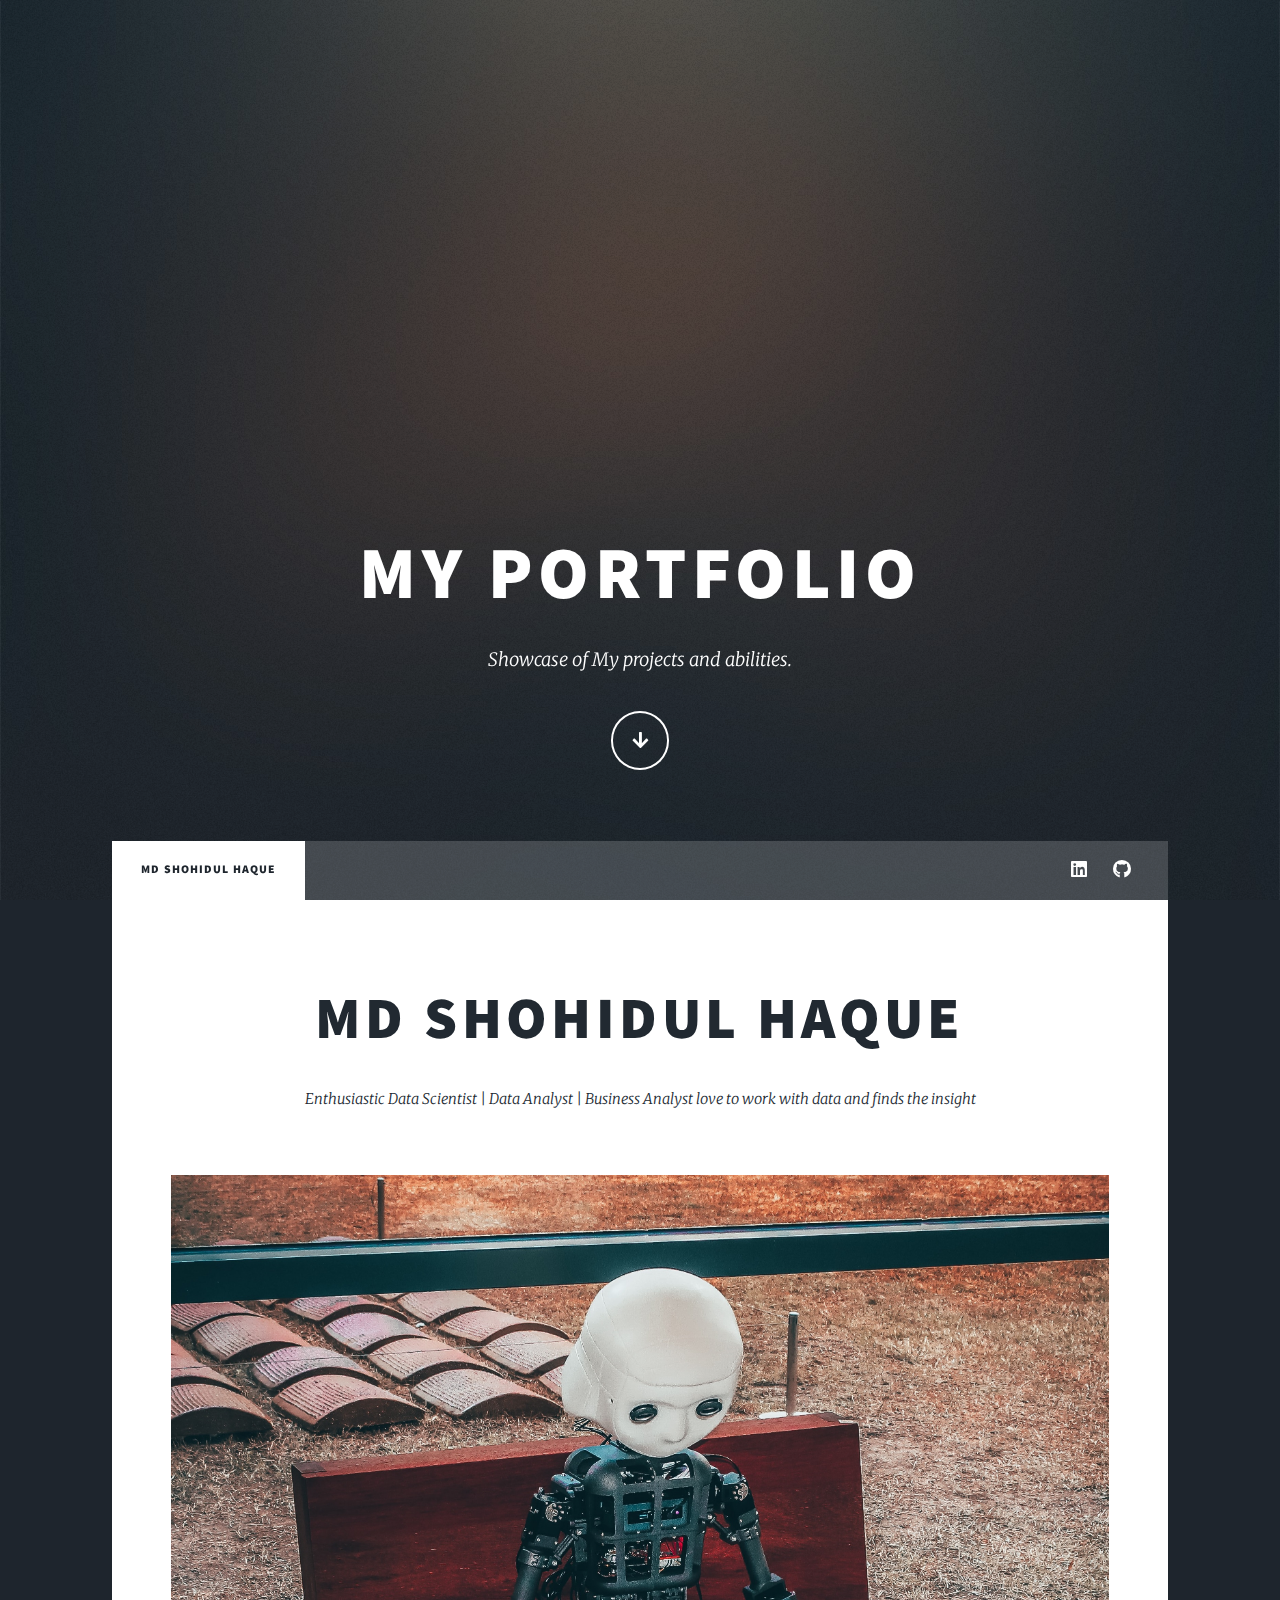
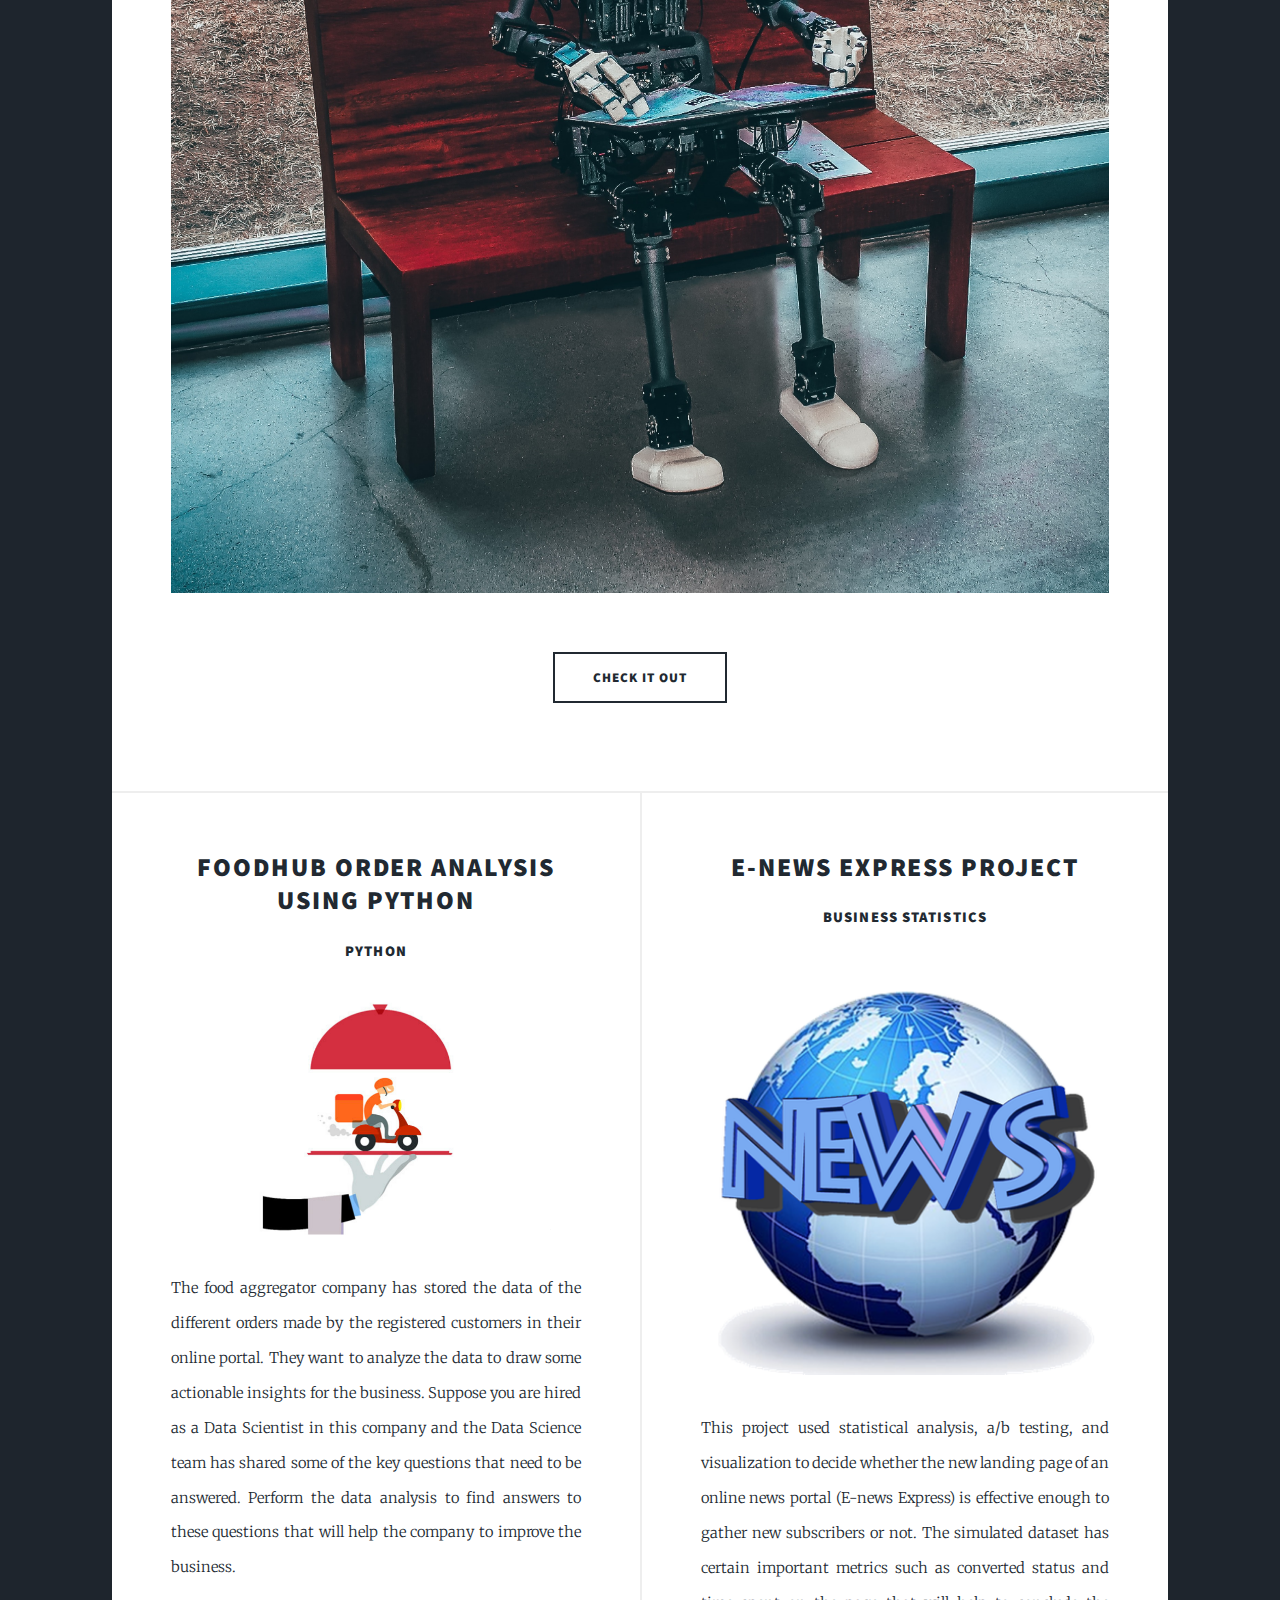
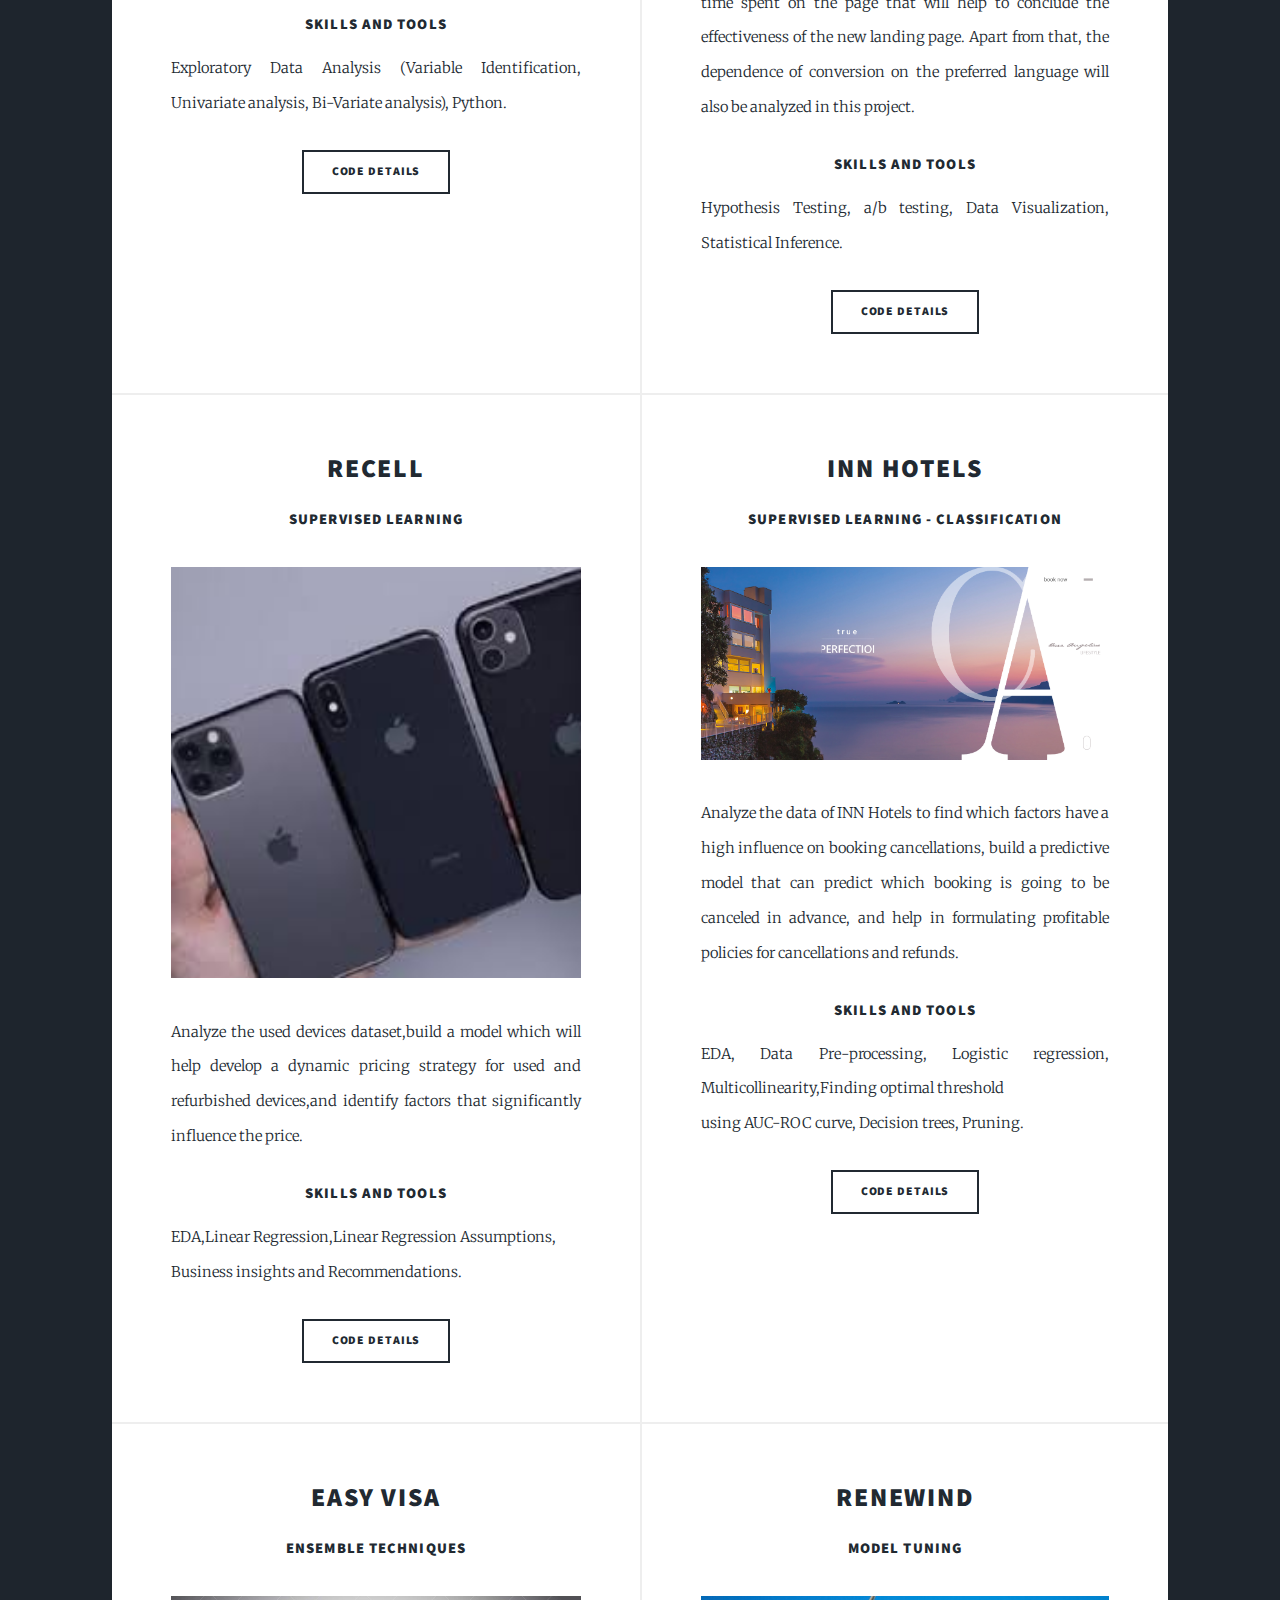
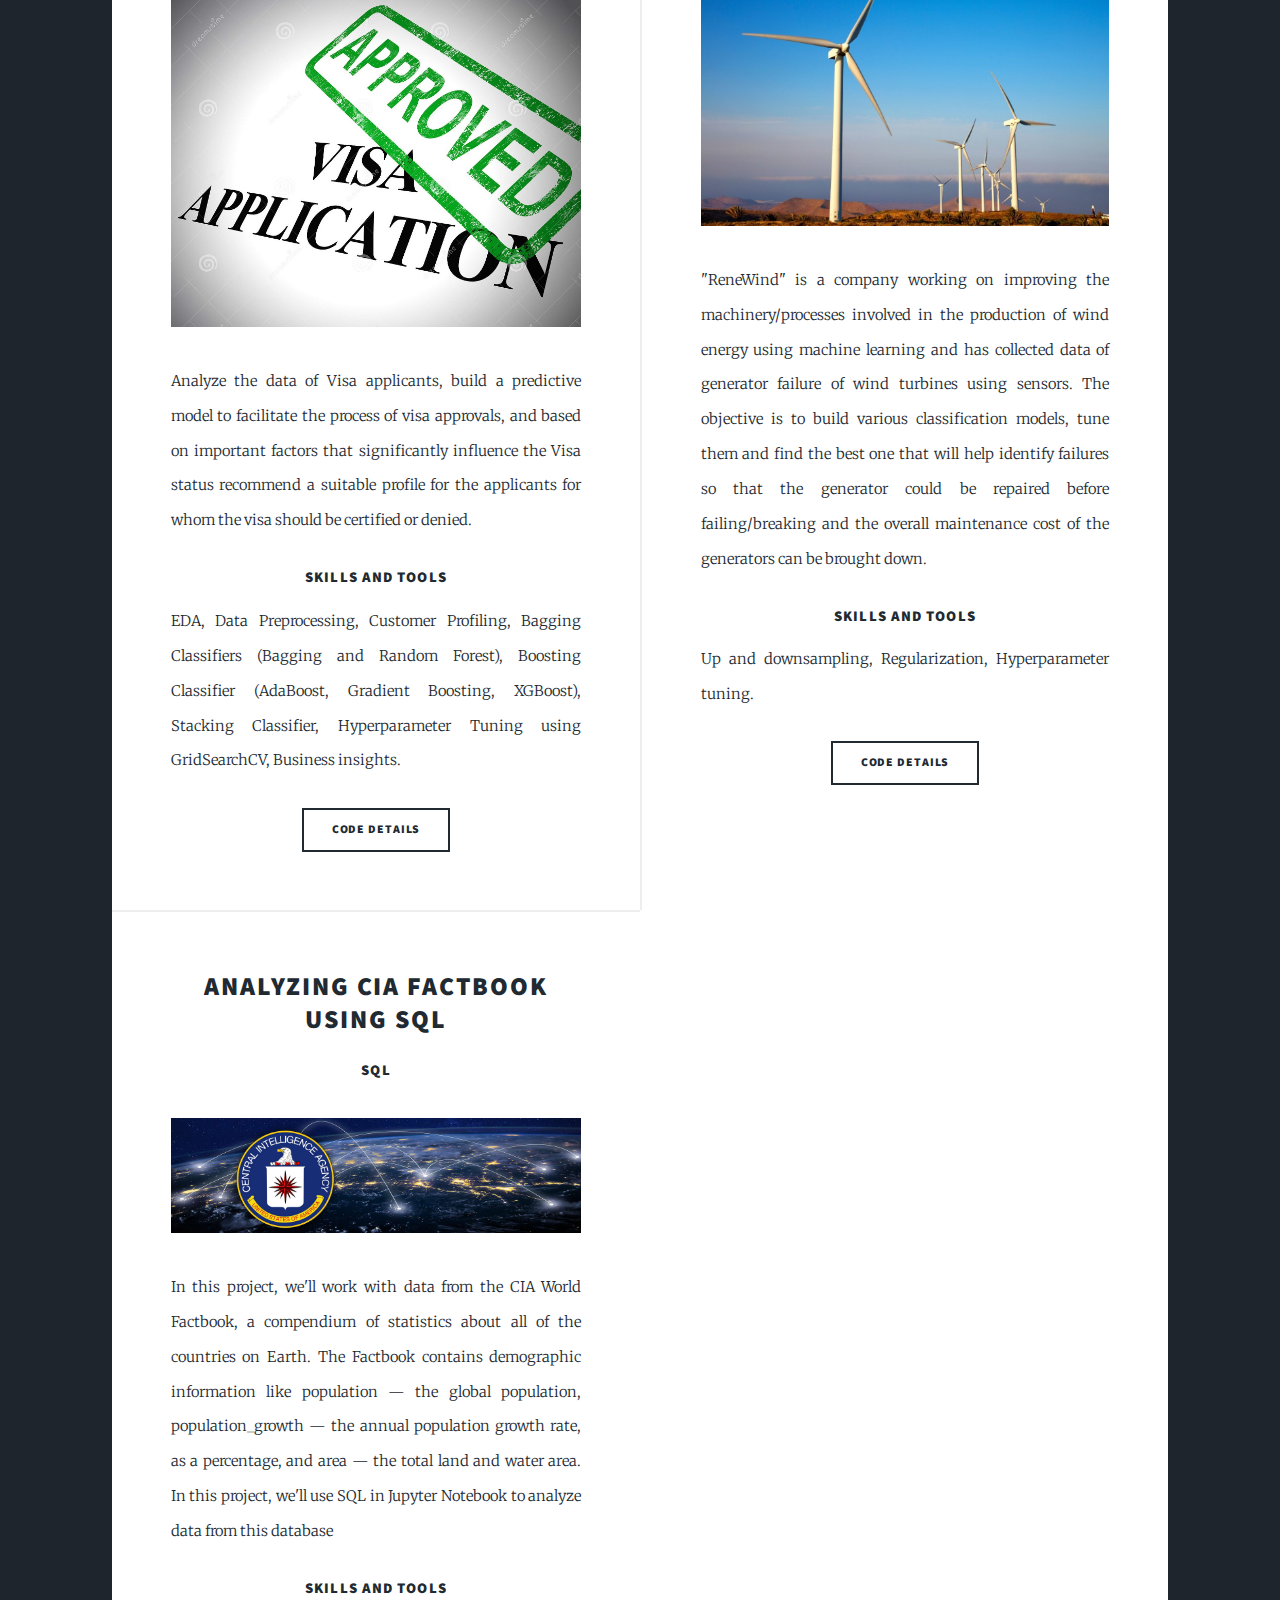
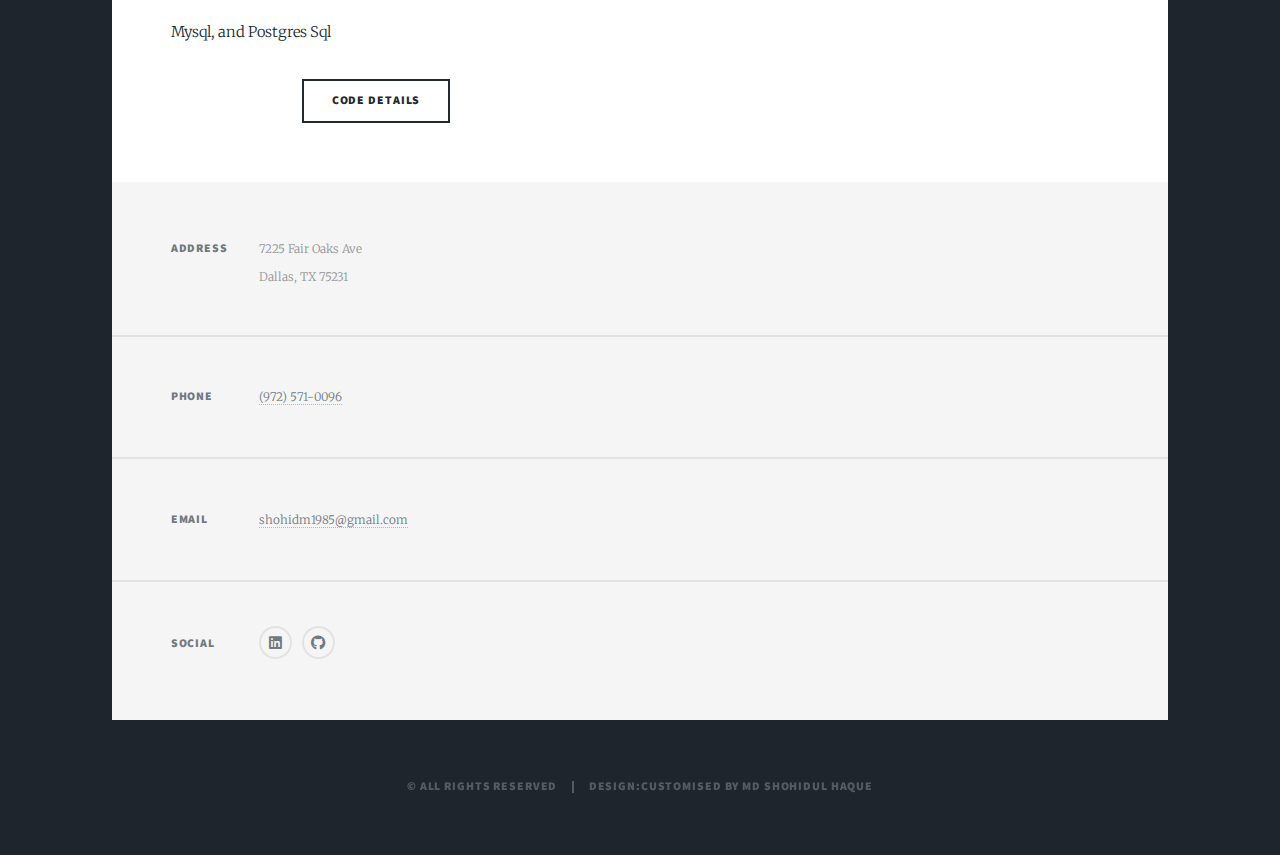
<file: index.html>
<!DOCTYPE HTML>
<!--
	Massively by HTML5 UP
	html5up.net | @ajlkn
	Free for personal and commercial use under the CCA 3.0 license (html5up.net/license)
-->
<html>
	<head>
		<title>Portfolio of Md Shohidul Haque</title>
		<meta charset="utf-8" />
		<meta name="viewport" content="width=device-width, initial-scale=1, user-scalable=no" />
		<link rel="stylesheet" href="assets/css/main.css" />
		<noscript><link rel="stylesheet" href="assets/css/noscript.css" /></noscript>
	</head>
	<body class="is-preload">

		<!-- Wrapper -->
			<div id="wrapper" class="fade-in">

				<!-- Intro -->
					<div id="intro">
						<h1>MY PORTFOLIO</h1>
						<p>Showcase of My projects and abilities.</p>
						<ul class="actions">
							<li><a href="#header" class="button icon solid solo fa-arrow-down scrolly">Continue</a></li>
						</ul>
					</div>

				<!-- Header -->
					<header id="header">
						<a href="index.html" class="logo">Data Decision Maker</a>
					</header>

				<!-- Nav -->
					<nav id="nav">
						<ul class="links">
							<li class="active"><a href="index.html">Md Shohidul Haque</a></li>
							
						</ul>
						<ul class="icons">
							<li><a href="https://www.linkedin.com/in/md-shohidul-haque-84932767/" target = "_blank"  class="icon brands fa-linkedin"><span class="label">fa-linkedin</span></a></li>
							<li><a href="https://github.com/Sh0hidul" target = "_blank"  class="icon brands fa-github"><span class="label">GitHub</span></a></li>
						</ul>
					</nav>

				<!-- Main -->
					<div id="main">
						<!-- Featured Post -->
							<article class="post featured">
								<header class="major">
								
									<h2><a href="#">MD SHOHIDUL HAQUE</a></h2>
									<p>Enthusiastic Data Scientist | Data Analyst | Business Analyst love to work with data and finds the insight</p>
								</header>
							<a href="#" class="image main"><img src="images/banner1.jpg" alt="" /></a>
								<ul class="actions special">
									<li><a href="#projects" class="button large">Check it out</output></a></li>
								</ul>
							</article>

						<!-- Posts -->
							<section id="projects" class="posts">
								<article>
									<header>
										<h2>FoodHub Order Analysis using Python</h2>
										<h4>Python</h4>
									</header>
									<a href="#" class="image fit"><img src="images/Food-aggregators.png" alt="" /></a>
									<p>The food aggregator company has stored the data of the different orders made by the registered customers in their online portal. They want to analyze the data to draw some actionable insights for the business. Suppose you are hired as a Data Scientist in this company and the Data Science team has shared some of the key questions that need to be answered. Perform the data analysis to find answers to these questions that will help the company to improve the business.</p>
									<h4>Skills and Tools</h4>
									<p>Exploratory Data Analysis (Variable Identification, Univariate analysis, Bi-Variate analysis), Python.</p>
									<ul class="actions special">
										<li><a href="https://github.com/Sh0hidul/foodhub_data_analysis_python/blob/main/README.md" target ="_blank"class="button">Code Details</a></li>
									</ul>
								</article>
								<article>
									<header>
									<h2>E-news Express Project</h2>
									<h4>Business Statistics</h4>
									</header>
									<a href="#" class="image fit"><img src="images/online_news_portal.png" alt="" /></a>
									<p>This project used statistical analysis, a/b testing, and visualization to decide whether the new landing page of an online news portal (E-news Express) is effective enough to gather new subscribers or not. The simulated dataset has certain important metrics such as converted status and time spent on the page that will help to conclude the effectiveness of the new landing page. Apart from that, the dependence of conversion on the preferred language will also be analyzed in this project.</p>
									<h4>Skills and Tools</h4>
									<p>Hypothesis Testing, a/b testing, Data Visualization, Statistical Inference.</p>
									<ul class="actions special">
										<li><a href="https://github.com/Sh0hidul/business_statistics_project_Enews/blob/main/README.md" target = "_blank" class="button">Code Details</a></li>
									</ul>
								</article>
								<article>
									<header>
										<h2>ReCell</h2>
										<h4>Supervised Learning</h4>
									</header>
									<a href="#" class="image fit"><img src="images/recell.jpg" alt="" /></a>
									<p>Analyze the used devices dataset,build a model which will help develop a dynamic pricing strategy for used and refurbished devices,and identify factors that significantly influence the price.</p>
									<h4>Skills and Tools</h4>
									<p>EDA,Linear Regression,Linear Regression Assumptions,<br/>Business insights and Recommendations.</p>
									<ul class="actions special">
										<li><a href="https://github.com/Sh0hidul/supervised_learning_project_Recell/blob/main/README.md" target = "_blank" class="button">Code Details</a></li>
									</ul>
								</article>
								<article>
									<header>
										<h2>INN Hotels</h2>
										<h4>Supervised Learning - Classification</h4>
									</header>
									<a href="#" class="image fit"><img src="images/hotelbooking.png" alt="" /></a> 
									
									<p>Analyze the data of INN Hotels to find which factors have a high influence on booking cancellations, build a predictive model that can predict which booking is going to be canceled in advance, and help in formulating profitable policies for cancellations and refunds.</p>
									<h4>Skills and Tools</h4>
									<p>EDA, Data Pre-processing, Logistic regression, Multicollinearity,Finding optimal threshold <br/>using AUC-ROC curve, Decision trees, Pruning.</p>
									<ul class="actions special">
										<li><a href="https://github.com/Sh0hidul/classification_project_NHHotels/blob/main/README.md" target = "_blank" class="button">Code Details</a></li>
									</ul>
								</article>
								<article>
									<header>
										<h2>Easy Visa</h2>
										<h4>Ensemble Techniques</h4>
									</header>
									<a href="#" class="image fit"><img src="images/visa_approved.jpg" alt="" /></a> 
									
									<p>Analyze the data of Visa applicants, build a predictive model to facilitate the process of visa approvals, and based on important factors that significantly influence the Visa status recommend a suitable profile for the applicants for whom the visa should be certified or denied.</p>
									<h4>Skills and Tools</h4>
									<p>EDA, Data Preprocessing, Customer Profiling, Bagging Classifiers (Bagging and Random Forest), Boosting Classifier (AdaBoost, Gradient Boosting, XGBoost), Stacking Classifier, Hyperparameter Tuning using GridSearchCV, Business insights.</p>
									<ul class="actions special">
										<li><a href="https://github.com/Sh0hidul/ensemble_Project_EasyVisa/blob/main/README.md" target = "_blank" class="button">Code Details</a></li>
									</ul>
								</article>
								<article>
									<header>
										<h2>ReneWind</h2>
										<h4>Model Tuning</h4>
									</header>
									<a href="#" class="image fit"><img src="images/windmill.jpg" alt="" /></a> 
									
									<p>"ReneWind" is a company working on improving the machinery/processes involved in the production of wind energy using machine learning and has collected data of generator failure of wind turbines using sensors. The objective is to build various classification models, tune them and find the best one that will help identify failures so that the generator could be repaired before failing/breaking and the overall maintenance cost of the generators can be brought down.</p>
									<h4>Skills and Tools</h4>
									<p>Up and downsampling, Regularization, Hyperparameter tuning.</p>
									<ul class="actions special">
										<li><a href="https://github.com/Sh0hidul/model_tuning_Renewind/blob/main/README.md" target = "_blank" class="button">Code Details</a></li>
									</ul>
								</article>
								<article>
									<header>
										<h2>Analyzing CIA Factbook using Sql</h2>
										<h4>SQL</h4>
									</header>
									<a href="#" class="image fit"><img src="images/cia_world_factbook.jpg" alt="" /></a>
									<p>In this project, we'll work with data from the CIA World Factbook, a compendium of statistics about all of the countries on Earth. The Factbook contains demographic information like population — the global population, population_growth — the annual population growth rate, as a percentage, and area — the total land and water area. In this project, we'll use SQL in Jupyter Notebook to analyze data from this database</p>
									<h4>Skills and Tools</h4>
									<p>Mysql, and Postgres Sql</p>
									<ul class="actions special">
										<li><a href="https://github.com/Sh0hidul/Analyzing-CIA-Factbook-data-using-Sql" target = "_blank" class="button">Code Details</a></li>
									</ul>
								</article>
								</section>
						</div>

				<!-- Footer -->
					<footer id="footer">
						<section class="split contact">
							<section class="alt">
								<h3>Address</h3>
								<p>7225 Fair Oaks Ave<br />
								Dallas, TX 75231</p>
							</section>
							<section>
								<h3>Phone</h3>
								<p><a href="#">(972) 571-0096</a></p>
							</section>
							<section>
								<h3>Email</h3>
								<p><a href="#">shohidm1985@gmail.com</a></p>
							</section>
							<section>
								<h3>Social</h3>
								<ul class="icons alt"> 
								<li><a href="https://www.linkedin.com/in/md-shohidul-haque-84932767/" target = "_blank" class="icon brands alt fa-linkedin"><span class="label">fa-linkedin</span></a></li>
								<li><a href="https://github.com/Sh0hidul" target = "_blank"  class="icon brands alt fa-github"><span class="label">GitHub</span></a></li>
								</ul>
							</section>
						</section>
					</footer>

				<!-- Copyright -->
					<div id="copyright">
						<ul><li>&copy; All rights reserved</li><li>Design:Customised by Md Shohidul Haque </li></ul>
					</div>

			</div>

		<!-- Scripts -->
			<script src="assets/js/jquery.min.js"></script>
			<script src="assets/js/jquery.scrollex.min.js"></script>
			<script src="assets/js/jquery.scrolly.min.js"></script>
			<script src="assets/js/browser.min.js"></script>
			<script src="assets/js/breakpoints.min.js"></script>
			<script src="assets/js/util.js"></script>
			<script src="assets/js/main.js"></script>

	</body>
</html>
</file>
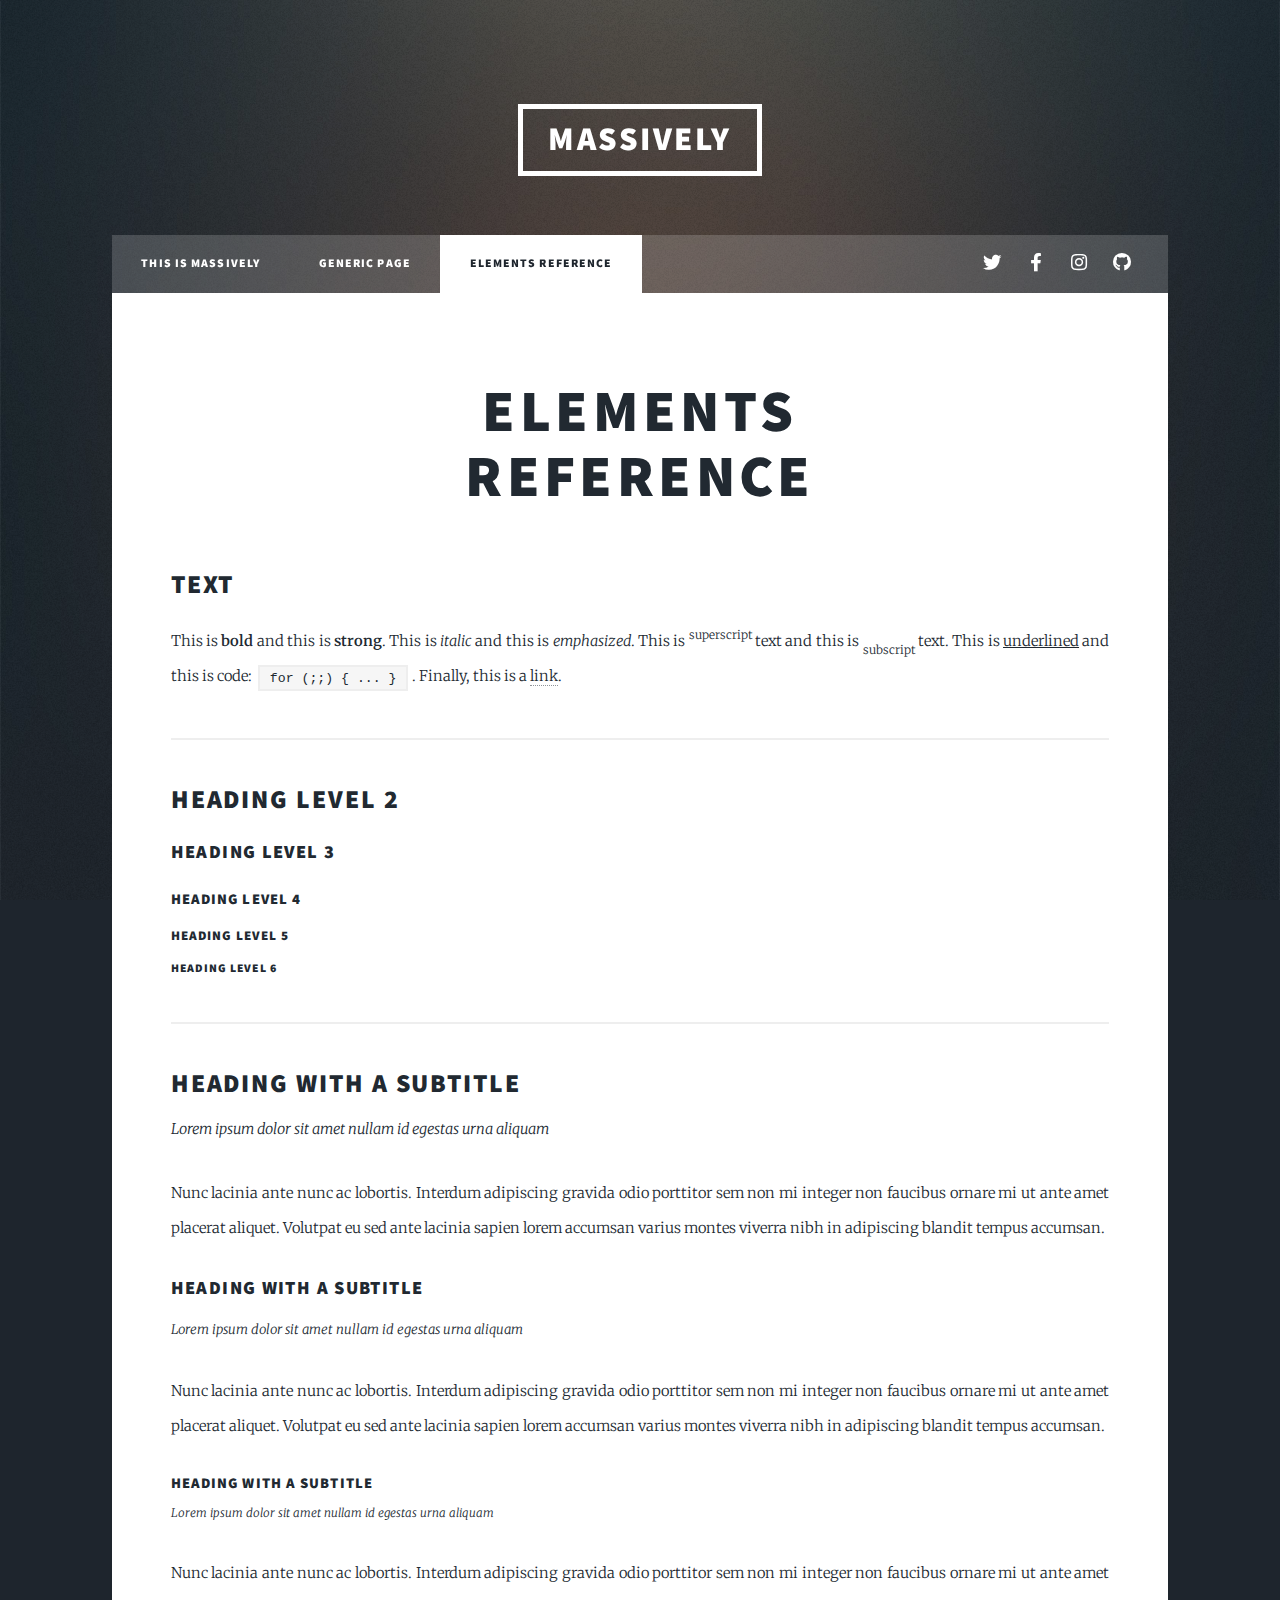
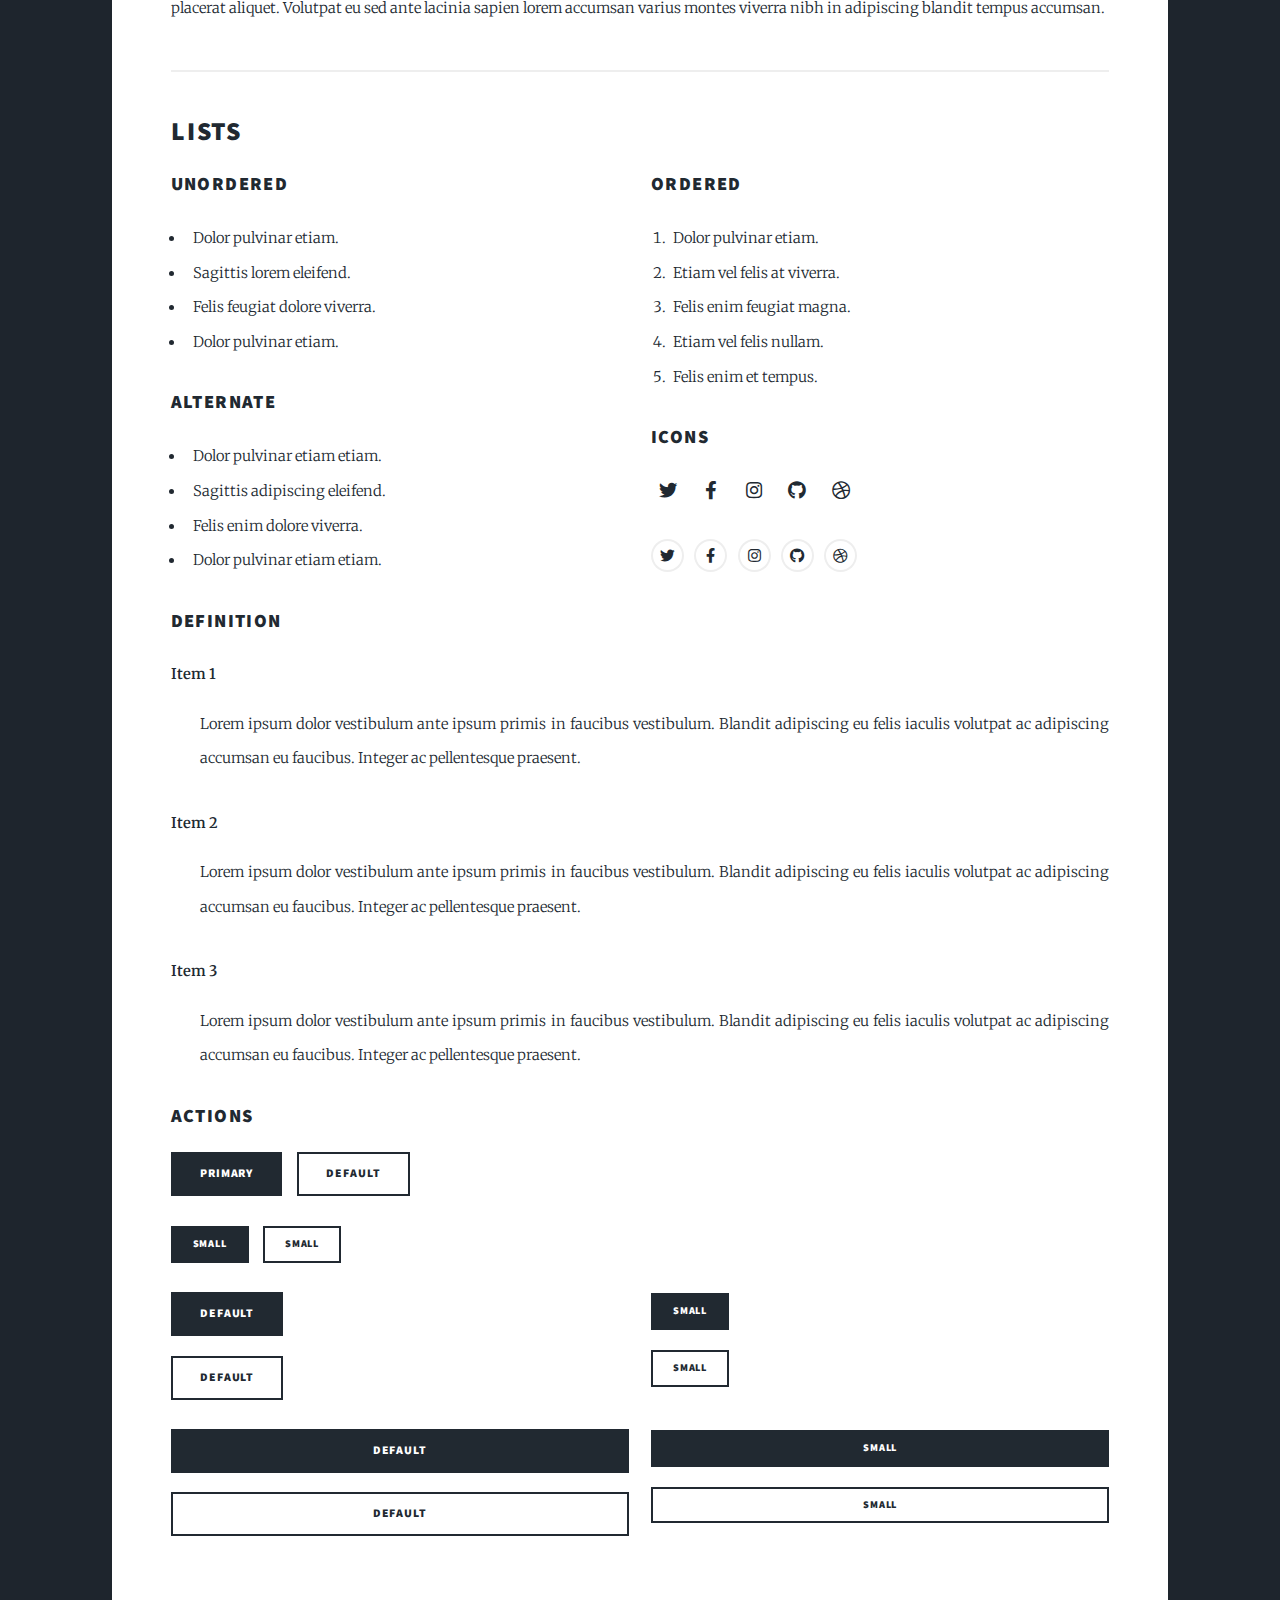
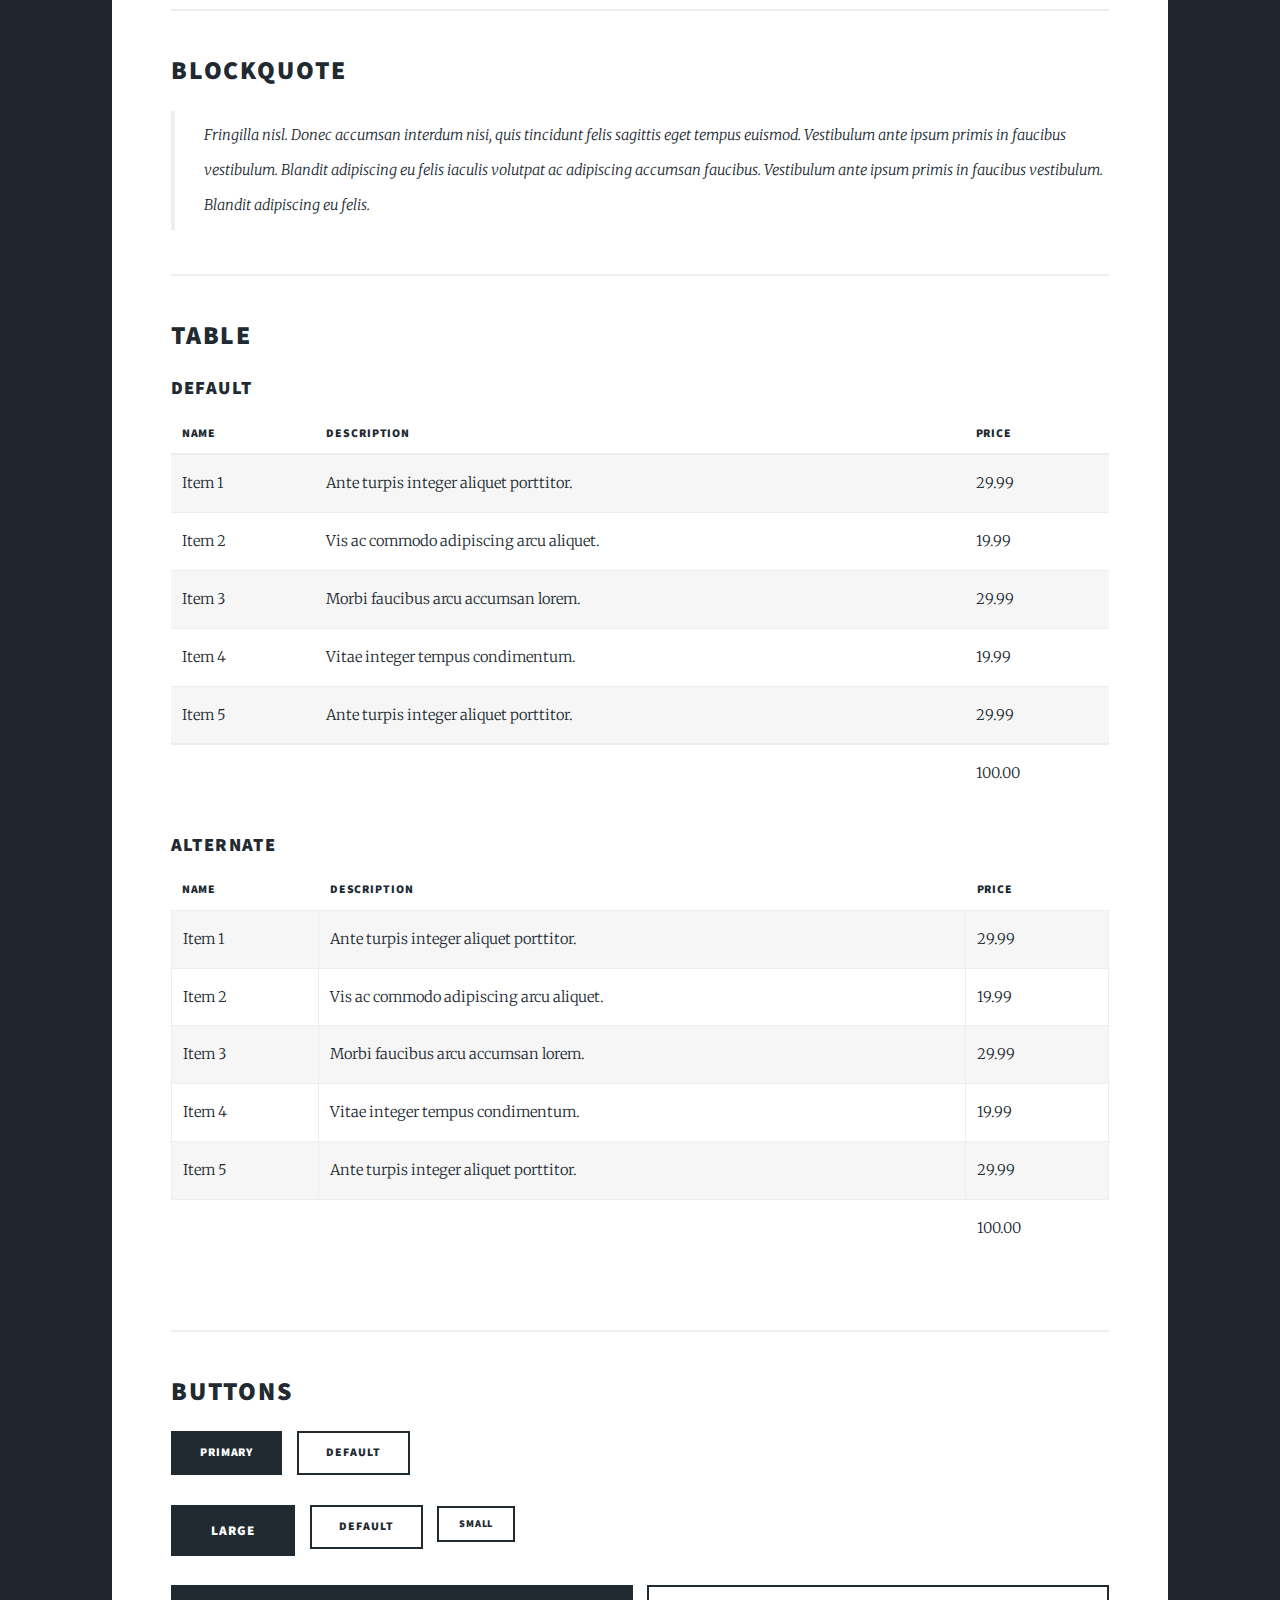
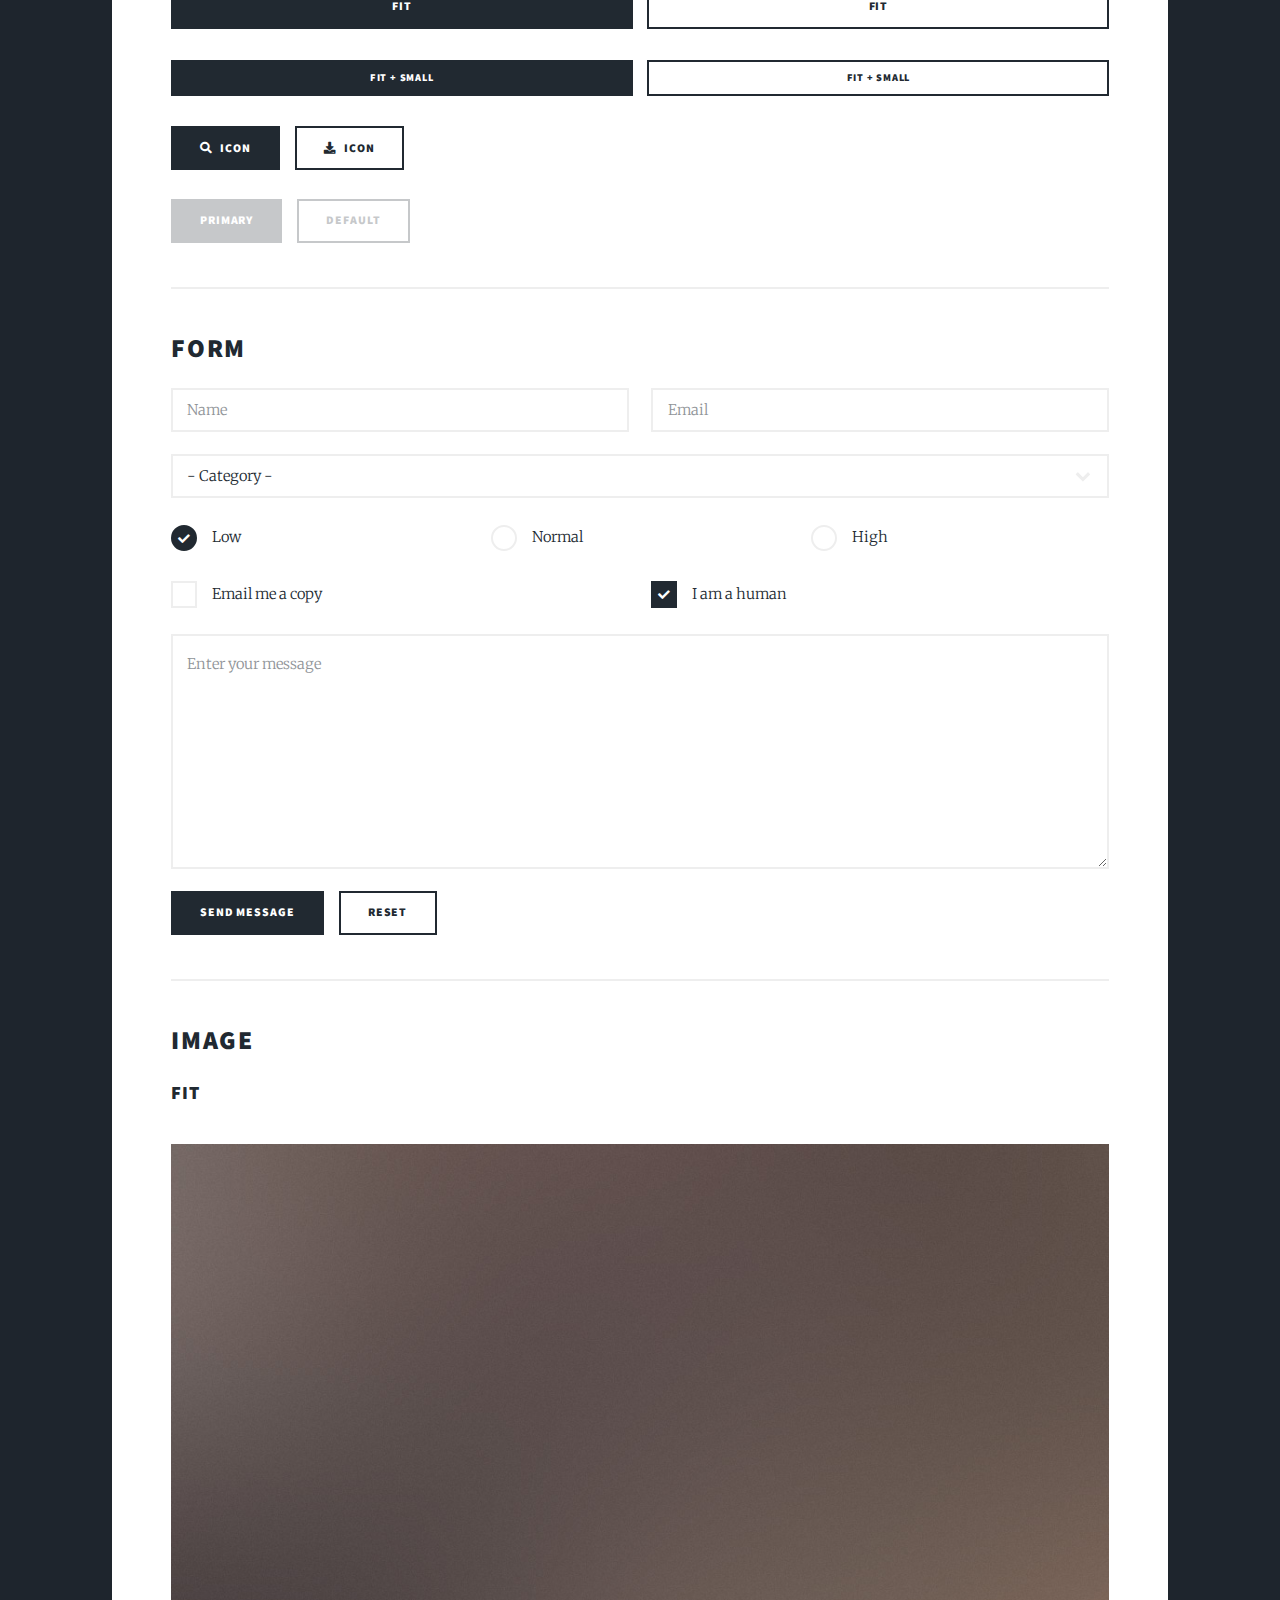
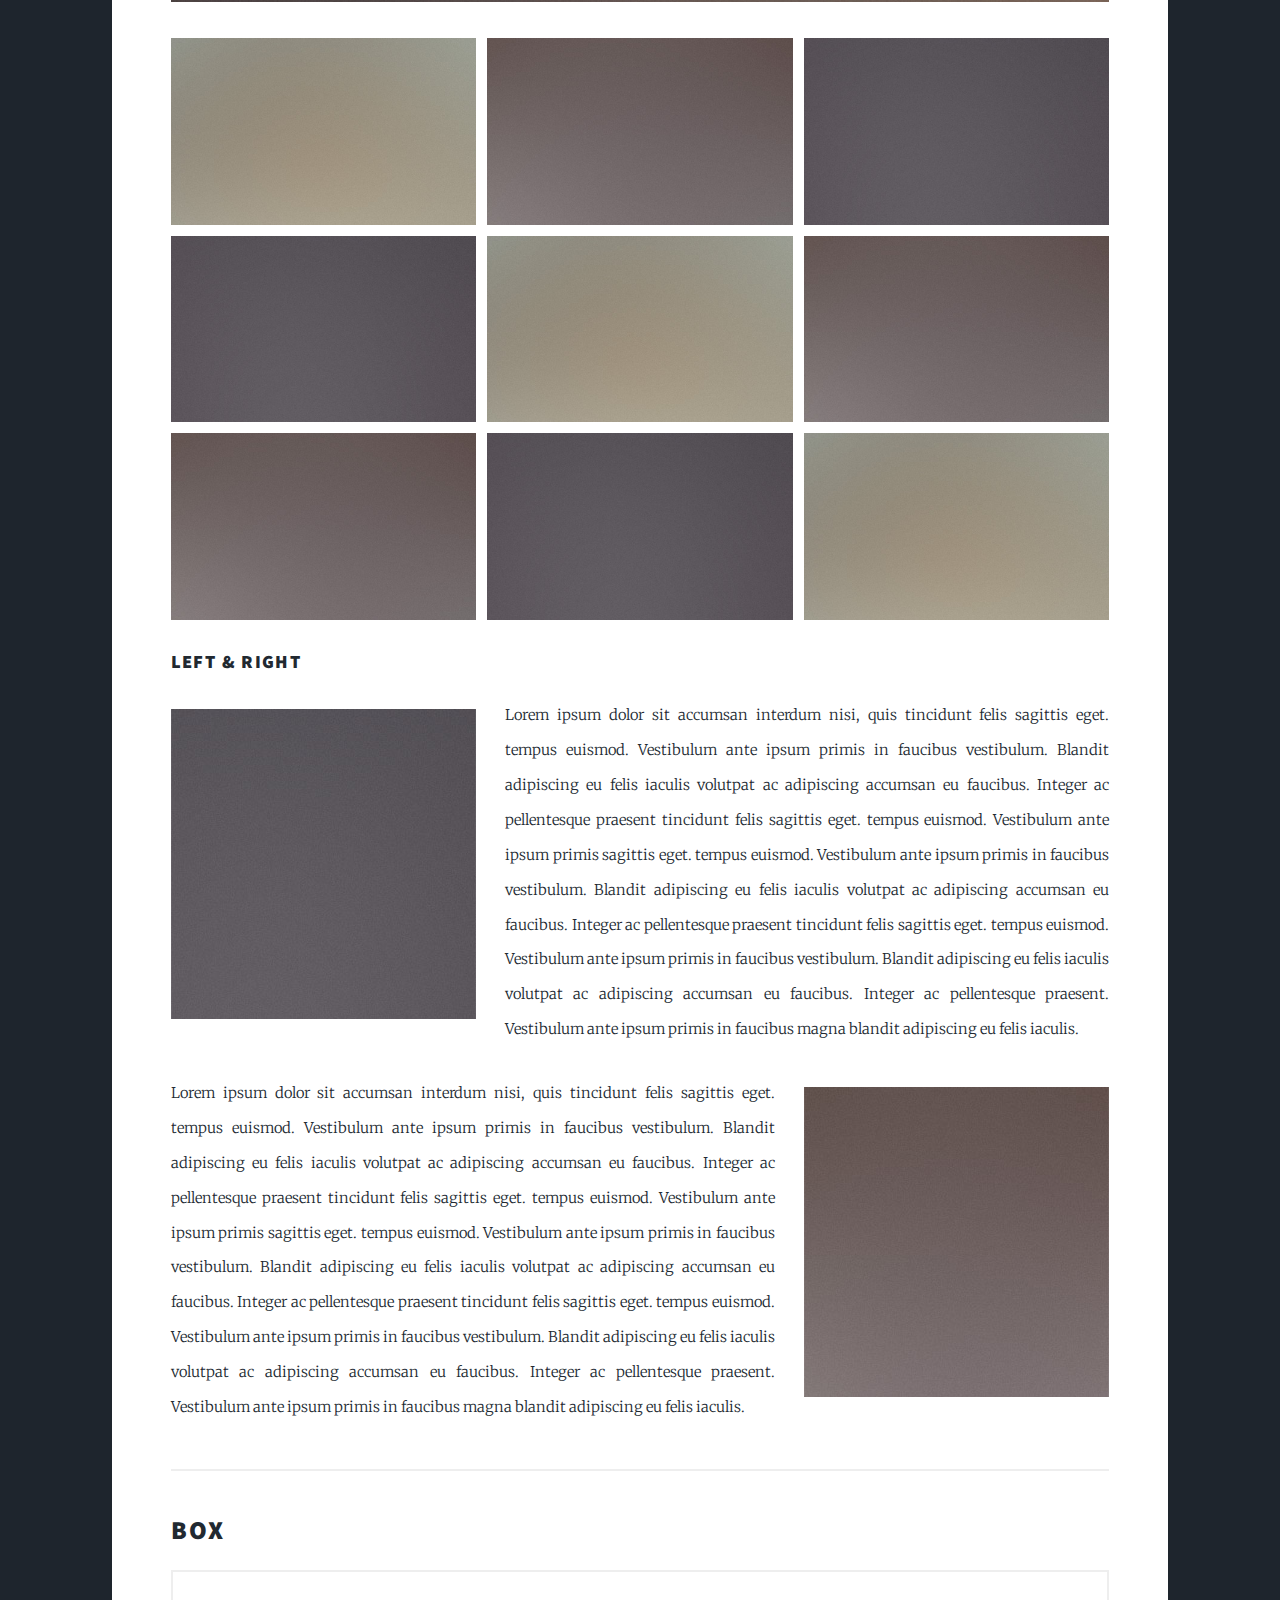
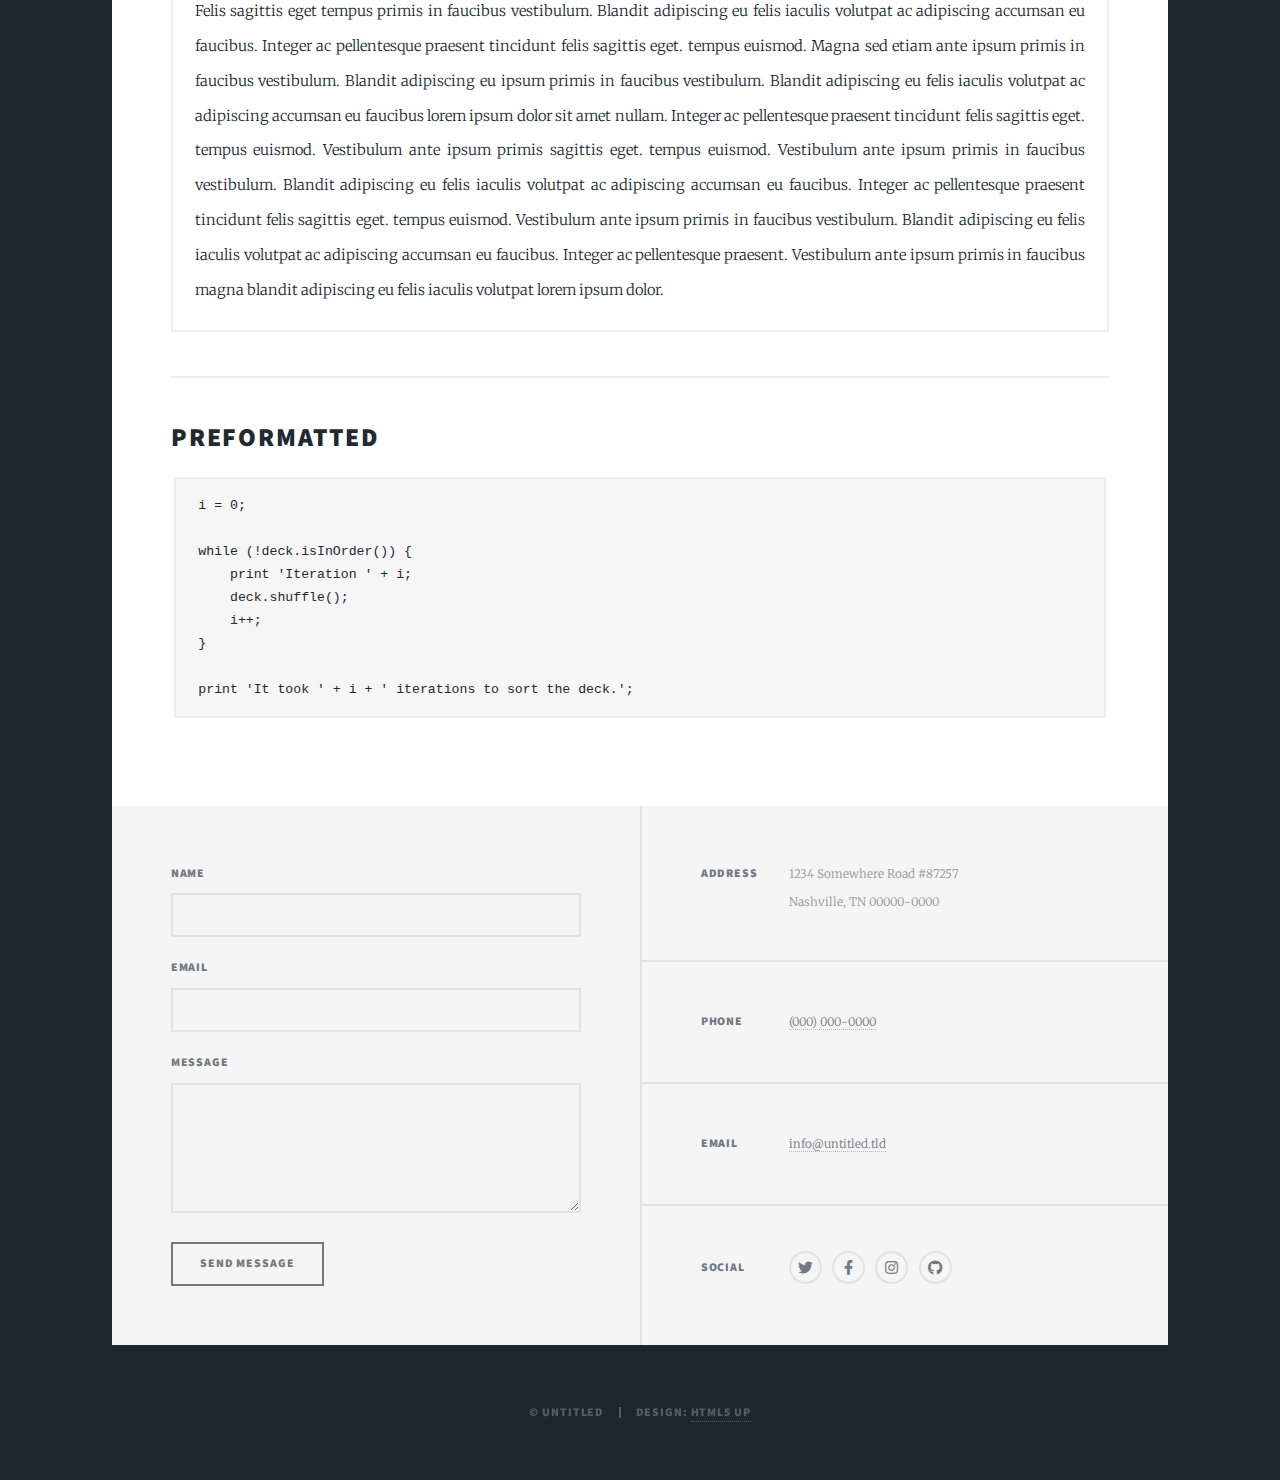
<file: elements.html>
<!DOCTYPE HTML>
<!--
	Massively by HTML5 UP
	html5up.net | @ajlkn
	Free for personal and commercial use under the CCA 3.0 license (html5up.net/license)
-->
<html>
	<head>
		<title>Elements Reference - Massively by HTML5 UP</title>
		<meta charset="utf-8" />
		<meta name="viewport" content="width=device-width, initial-scale=1, user-scalable=no" />
		<link rel="stylesheet" href="assets/css/main.css" />
		<noscript><link rel="stylesheet" href="assets/css/noscript.css" /></noscript>
	</head>
	<body class="is-preload">

		<!-- Wrapper -->
			<div id="wrapper">

				<!-- Header -->
					<header id="header">
						<a href="index.html" class="logo">Massively</a>
					</header>

				<!-- Nav -->
					<nav id="nav">
						<ul class="links">
							<li><a href="index.html">This is Massively</a></li>
							<li><a href="generic.html">Generic Page</a></li>
							<li class="active"><a href="elements.html">Elements Reference</a></li>
						</ul>
						<ul class="icons">
							<li><a href="#" class="icon brands fa-twitter"><span class="label">Twitter</span></a></li>
							<li><a href="#" class="icon brands fa-facebook-f"><span class="label">Facebook</span></a></li>
							<li><a href="#" class="icon brands fa-instagram"><span class="label">Instagram</span></a></li>
							<li><a href="#" class="icon brands fa-github"><span class="label">GitHub</span></a></li>
						</ul>
					</nav>

				<!-- Main -->
					<div id="main">

						<!-- Post -->
							<section class="post">
								<header class="major">
									<h1>Elements<br />
									Reference</h1>
								</header>

								<!-- Text stuff -->
									<h2>Text</h2>
									<p>This is <b>bold</b> and this is <strong>strong</strong>. This is <i>italic</i> and this is <em>emphasized</em>.
									This is <sup>superscript</sup> text and this is <sub>subscript</sub> text.
									This is <u>underlined</u> and this is code: <code>for (;;) { ... }</code>.
									Finally, this is a <a href="#">link</a>.</p>
									<hr />
									<h2>Heading Level 2</h2>
									<h3>Heading Level 3</h3>
									<h4>Heading Level 4</h4>
									<h5>Heading Level 5</h5>
									<h6>Heading Level 6</h6>
									<hr />
									<header>
										<h2>Heading with a Subtitle</h2>
										<p>Lorem ipsum dolor sit amet nullam id egestas urna aliquam</p>
									</header>
									<p>Nunc lacinia ante nunc ac lobortis. Interdum adipiscing gravida odio porttitor sem non mi integer non faucibus ornare mi ut ante amet placerat aliquet. Volutpat eu sed ante lacinia sapien lorem accumsan varius montes viverra nibh in adipiscing blandit tempus accumsan.</p>
									<header>
										<h3>Heading with a Subtitle</h3>
										<p>Lorem ipsum dolor sit amet nullam id egestas urna aliquam</p>
									</header>
									<p>Nunc lacinia ante nunc ac lobortis. Interdum adipiscing gravida odio porttitor sem non mi integer non faucibus ornare mi ut ante amet placerat aliquet. Volutpat eu sed ante lacinia sapien lorem accumsan varius montes viverra nibh in adipiscing blandit tempus accumsan.</p>
									<header>
										<h4>Heading with a Subtitle</h4>
										<p>Lorem ipsum dolor sit amet nullam id egestas urna aliquam</p>
									</header>
									<p>Nunc lacinia ante nunc ac lobortis. Interdum adipiscing gravida odio porttitor sem non mi integer non faucibus ornare mi ut ante amet placerat aliquet. Volutpat eu sed ante lacinia sapien lorem accumsan varius montes viverra nibh in adipiscing blandit tempus accumsan.</p>

									<hr />

								<!-- Lists -->
									<h2>Lists</h2>
									<div class="row">
										<div class="col-6 col-12-small">

											<h3>Unordered</h3>
											<ul>
												<li>Dolor pulvinar etiam.</li>
												<li>Sagittis lorem eleifend.</li>
												<li>Felis feugiat dolore viverra.</li>
												<li>Dolor pulvinar etiam.</li>
											</ul>

											<h3>Alternate</h3>
											<ul class="alt">
												<li>Dolor pulvinar etiam etiam.</li>
												<li>Sagittis adipiscing eleifend.</li>
												<li>Felis enim dolore viverra.</li>
												<li>Dolor pulvinar etiam etiam.</li>
											</ul>

										</div>
										<div class="col-6 col-12-small">

											<h3>Ordered</h3>
											<ol>
												<li>Dolor pulvinar etiam.</li>
												<li>Etiam vel felis at viverra.</li>
												<li>Felis enim feugiat magna.</li>
												<li>Etiam vel felis nullam.</li>
												<li>Felis enim et tempus.</li>
											</ol>

											<h3>Icons</h3>
											<ul class="icons">
												<li><a href="#" class="icon brands fa-twitter"><span class="label">Twitter</span></a></li>
												<li><a href="#" class="icon brands fa-facebook-f"><span class="label">Facebook</span></a></li>
												<li><a href="#" class="icon brands fa-instagram"><span class="label">Instagram</span></a></li>
												<li><a href="#" class="icon brands fa-github"><span class="label">Github</span></a></li>
												<li><a href="#" class="icon brands fa-dribbble"><span class="label">Dribbble</span></a></li>
											</ul>
											<ul class="icons alt">
												<li><a href="#" class="icon brands alt fa-twitter"><span class="label">Twitter</span></a></li>
												<li><a href="#" class="icon brands alt fa-facebook-f"><span class="label">Facebook</span></a></li>
												<li><a href="#" class="icon brands alt fa-instagram"><span class="label">Instagram</span></a></li>
												<li><a href="#" class="icon brands alt fa-github"><span class="label">Github</span></a></li>
												<li><a href="#" class="icon brands alt fa-dribbble"><span class="label">Dribbble</span></a></li>
											</ul>

										</div>
									</div>
									<h3>Definition</h3>
									<dl>
										<dt>Item 1</dt>
										<dd>
											<p>Lorem ipsum dolor vestibulum ante ipsum primis in faucibus vestibulum. Blandit adipiscing eu felis iaculis volutpat ac adipiscing accumsan eu faucibus. Integer ac pellentesque praesent.</p>
										</dd>
										<dt>Item 2</dt>
										<dd>
											<p>Lorem ipsum dolor vestibulum ante ipsum primis in faucibus vestibulum. Blandit adipiscing eu felis iaculis volutpat ac adipiscing accumsan eu faucibus. Integer ac pellentesque praesent.</p>
										</dd>
										<dt>Item 3</dt>
										<dd>
											<p>Lorem ipsum dolor vestibulum ante ipsum primis in faucibus vestibulum. Blandit adipiscing eu felis iaculis volutpat ac adipiscing accumsan eu faucibus. Integer ac pellentesque praesent.</p>
										</dd>
									</dl>

									<h3>Actions</h3>
									<ul class="actions">
										<li><a href="#" class="button primary">Primary</a></li>
										<li><a href="#" class="button">Default</a></li>
									</ul>
									<ul class="actions small">
										<li><a href="#" class="button primary small">Small</a></li>
										<li><a href="#" class="button small">Small</a></li>
									</ul>
									<div class="row">
										<div class="col-6 col-12-small">
											<ul class="actions stacked">
												<li><a href="#" class="button primary">Default</a></li>
												<li><a href="#" class="button">Default</a></li>
											</ul>
										</div>
										<div class="col-6 col-12-small">
											<ul class="actions stacked">
												<li><a href="#" class="button primary small">Small</a></li>
												<li><a href="#" class="button small">Small</a></li>
											</ul>
										</div>
									</div>
									<div class="row">
										<div class="col-6 col-12-small">
											<ul class="actions stacked">
												<li><a href="#" class="button primary fit">Default</a></li>
												<li><a href="#" class="button fit">Default</a></li>
											</ul>
										</div>
										<div class="col-6 col-12-small">
											<ul class="actions stacked">
												<li><a href="#" class="button primary small fit">Small</a></li>
												<li><a href="#" class="button small fit">Small</a></li>
											</ul>
										</div>
									</div>

									<hr />

								<!-- Blockquote -->
									<h2>Blockquote</h2>
									<blockquote>Fringilla nisl. Donec accumsan interdum nisi, quis tincidunt felis sagittis eget tempus euismod. Vestibulum ante ipsum primis in faucibus vestibulum. Blandit adipiscing eu felis iaculis volutpat ac adipiscing accumsan faucibus. Vestibulum ante ipsum primis in faucibus vestibulum. Blandit adipiscing eu felis.</blockquote>

									<hr />

								<!-- Table -->
									<h2>Table</h2>

									<h3>Default</h3>
									<div class="table-wrapper">
										<table>
											<thead>
												<tr>
													<th>Name</th>
													<th>Description</th>
													<th>Price</th>
												</tr>
											</thead>
											<tbody>
												<tr>
													<td>Item 1</td>
													<td>Ante turpis integer aliquet porttitor.</td>
													<td>29.99</td>
												</tr>
												<tr>
													<td>Item 2</td>
													<td>Vis ac commodo adipiscing arcu aliquet.</td>
													<td>19.99</td>
												</tr>
												<tr>
													<td>Item 3</td>
													<td> Morbi faucibus arcu accumsan lorem.</td>
													<td>29.99</td>
												</tr>
												<tr>
													<td>Item 4</td>
													<td>Vitae integer tempus condimentum.</td>
													<td>19.99</td>
												</tr>
												<tr>
													<td>Item 5</td>
													<td>Ante turpis integer aliquet porttitor.</td>
													<td>29.99</td>
												</tr>
											</tbody>
											<tfoot>
												<tr>
													<td colspan="2"></td>
													<td>100.00</td>
												</tr>
											</tfoot>
										</table>
									</div>

									<h3>Alternate</h3>
									<div class="table-wrapper">
										<table class="alt">
											<thead>
												<tr>
													<th>Name</th>
													<th>Description</th>
													<th>Price</th>
												</tr>
											</thead>
											<tbody>
												<tr>
													<td>Item 1</td>
													<td>Ante turpis integer aliquet porttitor.</td>
													<td>29.99</td>
												</tr>
												<tr>
													<td>Item 2</td>
													<td>Vis ac commodo adipiscing arcu aliquet.</td>
													<td>19.99</td>
												</tr>
												<tr>
													<td>Item 3</td>
													<td> Morbi faucibus arcu accumsan lorem.</td>
													<td>29.99</td>
												</tr>
												<tr>
													<td>Item 4</td>
													<td>Vitae integer tempus condimentum.</td>
													<td>19.99</td>
												</tr>
												<tr>
													<td>Item 5</td>
													<td>Ante turpis integer aliquet porttitor.</td>
													<td>29.99</td>
												</tr>
											</tbody>
											<tfoot>
												<tr>
													<td colspan="2"></td>
													<td>100.00</td>
												</tr>
											</tfoot>
										</table>
									</div>

									<hr />

								<!-- Buttons -->
									<h2>Buttons</h2>
									<ul class="actions">
										<li><a href="#" class="button primary">Primary</a></li>
										<li><a href="#" class="button">Default</a></li>
									</ul>
									<ul class="actions">
										<li><a href="#" class="button primary large">Large</a></li>
										<li><a href="#" class="button">Default</a></li>
										<li><a href="#" class="button small">Small</a></li>
									</ul>
									<ul class="actions fit">
										<li><a href="#" class="button primary fit">Fit</a></li>
										<li><a href="#" class="button fit">Fit</a></li>
									</ul>
									<ul class="actions fit small">
										<li><a href="#" class="button primary fit small">Fit + Small</a></li>
										<li><a href="#" class="button fit small">Fit + Small</a></li>
									</ul>
									<ul class="actions">
										<li><a href="#" class="button primary icon solid fa-search">Icon</a></li>
										<li><a href="#" class="button icon solid fa-download">Icon</a></li>
									</ul>
									<ul class="actions">
										<li><span class="button primary disabled">Primary</span></li>
										<li><span class="button disabled">Default</span></li>
									</ul>

									<hr />

								<!-- Form -->
									<h2>Form</h2>

									<form method="post" action="#">
										<div class="row gtr-uniform">
											<div class="col-6 col-12-xsmall">
												<input type="text" name="demo-name" id="demo-name" value="" placeholder="Name" />
											</div>
											<div class="col-6 col-12-xsmall">
												<input type="email" name="demo-email" id="demo-email" value="" placeholder="Email" />
											</div>
											<!-- Break -->
											<div class="col-12">
												<select name="demo-category" id="demo-category">
													<option value="">- Category -</option>
													<option value="1">Manufacturing</option>
													<option value="1">Shipping</option>
													<option value="1">Administration</option>
													<option value="1">Human Resources</option>
												</select>
											</div>
											<!-- Break -->
											<div class="col-4 col-12-small">
												<input type="radio" id="demo-priority-low" name="demo-priority" checked>
												<label for="demo-priority-low">Low</label>
											</div>
											<div class="col-4 col-12-small">
												<input type="radio" id="demo-priority-normal" name="demo-priority">
												<label for="demo-priority-normal">Normal</label>
											</div>
											<div class="col-4 col-12-small">
												<input type="radio" id="demo-priority-high" name="demo-priority">
												<label for="demo-priority-high">High</label>
											</div>
											<!-- Break -->
											<div class="col-6 col-12-small">
												<input type="checkbox" id="demo-copy" name="demo-copy">
												<label for="demo-copy">Email me a copy</label>
											</div>
											<div class="col-6 col-12-small">
												<input type="checkbox" id="demo-human" name="demo-human" checked>
												<label for="demo-human">I am a human</label>
											</div>
											<!-- Break -->
											<div class="col-12">
												<textarea name="demo-message" id="demo-message" placeholder="Enter your message" rows="6"></textarea>
											</div>
											<!-- Break -->
											<div class="col-12">
												<ul class="actions">
													<li><input type="submit" value="Send Message" class="primary" /></li>
													<li><input type="reset" value="Reset" /></li>
												</ul>
											</div>
										</div>
									</form>

									<hr />

								<!-- Image -->
									<h2>Image</h2>

									<h3>Fit</h3>
									<span class="image fit"><img src="images/pic01.jpg" alt="" /></span>
									<div class="box alt">
										<div class="row gtr-50 gtr-uniform">
											<div class="col-4"><span class="image fit"><img src="images/pic02.jpg" alt="" /></span></div>
											<div class="col-4"><span class="image fit"><img src="images/pic03.jpg" alt="" /></span></div>
											<div class="col-4"><span class="image fit"><img src="images/pic04.jpg" alt="" /></span></div>
											<!-- Break -->
											<div class="col-4"><span class="image fit"><img src="images/pic04.jpg" alt="" /></span></div>
											<div class="col-4"><span class="image fit"><img src="images/pic02.jpg" alt="" /></span></div>
											<div class="col-4"><span class="image fit"><img src="images/pic03.jpg" alt="" /></span></div>
											<!-- Break -->
											<div class="col-4"><span class="image fit"><img src="images/pic03.jpg" alt="" /></span></div>
											<div class="col-4"><span class="image fit"><img src="images/pic04.jpg" alt="" /></span></div>
											<div class="col-4"><span class="image fit"><img src="images/pic02.jpg" alt="" /></span></div>
										</div>
									</div>

									<h3>Left &amp; Right</h3>
									<p><span class="image left"><img src="images/pic08.jpg" alt="" /></span>Lorem ipsum dolor sit accumsan interdum nisi, quis tincidunt felis sagittis eget. tempus euismod. Vestibulum ante ipsum primis in faucibus vestibulum. Blandit adipiscing eu felis iaculis volutpat ac adipiscing accumsan eu faucibus. Integer ac pellentesque praesent tincidunt felis sagittis eget. tempus euismod. Vestibulum ante ipsum primis sagittis eget. tempus euismod. Vestibulum ante ipsum primis in faucibus vestibulum. Blandit adipiscing eu felis iaculis volutpat ac adipiscing accumsan eu faucibus. Integer ac pellentesque praesent tincidunt felis sagittis eget. tempus euismod. Vestibulum ante ipsum primis in faucibus vestibulum. Blandit adipiscing eu felis iaculis volutpat ac adipiscing accumsan eu faucibus. Integer ac pellentesque praesent. Vestibulum ante ipsum primis in faucibus magna blandit adipiscing eu felis iaculis.</p>
									<p><span class="image right"><img src="images/pic09.jpg" alt="" /></span>Lorem ipsum dolor sit accumsan interdum nisi, quis tincidunt felis sagittis eget. tempus euismod. Vestibulum ante ipsum primis in faucibus vestibulum. Blandit adipiscing eu felis iaculis volutpat ac adipiscing accumsan eu faucibus. Integer ac pellentesque praesent tincidunt felis sagittis eget. tempus euismod. Vestibulum ante ipsum primis sagittis eget. tempus euismod. Vestibulum ante ipsum primis in faucibus vestibulum. Blandit adipiscing eu felis iaculis volutpat ac adipiscing accumsan eu faucibus. Integer ac pellentesque praesent tincidunt felis sagittis eget. tempus euismod. Vestibulum ante ipsum primis in faucibus vestibulum. Blandit adipiscing eu felis iaculis volutpat ac adipiscing accumsan eu faucibus. Integer ac pellentesque praesent. Vestibulum ante ipsum primis in faucibus magna blandit adipiscing eu felis iaculis.</p>

									<hr />

								<!-- Box -->
									<h2>Box</h2>
									<div class="box">
										<p>Felis sagittis eget tempus primis in faucibus vestibulum. Blandit adipiscing eu felis iaculis volutpat ac adipiscing accumsan eu faucibus. Integer ac pellentesque praesent tincidunt felis sagittis eget. tempus euismod. Magna sed etiam ante ipsum primis in faucibus vestibulum. Blandit adipiscing eu ipsum primis in faucibus vestibulum. Blandit adipiscing eu felis iaculis volutpat ac adipiscing accumsan eu faucibus lorem ipsum dolor sit amet nullam. Integer ac pellentesque praesent tincidunt felis sagittis eget. tempus euismod. Vestibulum ante ipsum primis sagittis eget. tempus euismod. Vestibulum ante ipsum primis in faucibus vestibulum. Blandit adipiscing eu felis iaculis volutpat ac adipiscing accumsan eu faucibus. Integer ac pellentesque praesent tincidunt felis sagittis eget. tempus euismod. Vestibulum ante ipsum primis in faucibus vestibulum. Blandit adipiscing eu felis iaculis volutpat ac adipiscing accumsan eu faucibus. Integer ac pellentesque praesent. Vestibulum ante ipsum primis in faucibus magna blandit adipiscing eu felis iaculis volutpat lorem ipsum dolor.</p>
									</div>

									<hr />

								<!-- Preformatted Code -->
									<h2>Preformatted</h2>
									<pre><code>i = 0;

while (!deck.isInOrder()) {
    print 'Iteration ' + i;
    deck.shuffle();
    i++;
}

print 'It took ' + i + ' iterations to sort the deck.';
</code></pre>

							</section>

					</div>

				<!-- Footer -->
					<footer id="footer">
						<section>
							<form method="post" action="#">
								<div class="fields">
									<div class="field">
										<label for="name">Name</label>
										<input type="text" name="name" id="name" />
									</div>
									<div class="field">
										<label for="email">Email</label>
										<input type="text" name="email" id="email" />
									</div>
									<div class="field">
										<label for="message">Message</label>
										<textarea name="message" id="message" rows="3"></textarea>
									</div>
								</div>
								<ul class="actions">
									<li><input type="submit" value="Send Message" /></li>
								</ul>
							</form>
						</section>
						<section class="split contact">
							<section class="alt">
								<h3>Address</h3>
								<p>1234 Somewhere Road #87257<br />
								Nashville, TN 00000-0000</p>
							</section>
							<section>
								<h3>Phone</h3>
								<p><a href="#">(000) 000-0000</a></p>
							</section>
							<section>
								<h3>Email</h3>
								<p><a href="#">info@untitled.tld</a></p>
							</section>
							<section>
								<h3>Social</h3>
								<ul class="icons alt">
									<li><a href="#" class="icon brands alt fa-twitter"><span class="label">Twitter</span></a></li>
									<li><a href="#" class="icon brands alt fa-facebook-f"><span class="label">Facebook</span></a></li>
									<li><a href="#" class="icon brands alt fa-instagram"><span class="label">Instagram</span></a></li>
									<li><a href="#" class="icon brands alt fa-github"><span class="label">GitHub</span></a></li>
								</ul>
							</section>
						</section>
					</footer>

				<!-- Copyright -->
					<div id="copyright">
						<ul><li>&copy; Untitled</li><li>Design: <a href="https://html5up.net">HTML5 UP</a></li></ul>
					</div>

			</div>

		<!-- Scripts -->
			<script src="assets/js/jquery.min.js"></script>
			<script src="assets/js/jquery.scrollex.min.js"></script>
			<script src="assets/js/jquery.scrolly.min.js"></script>
			<script src="assets/js/browser.min.js"></script>
			<script src="assets/js/breakpoints.min.js"></script>
			<script src="assets/js/util.js"></script>
			<script src="assets/js/main.js"></script>

	</body>
</html>
</file>
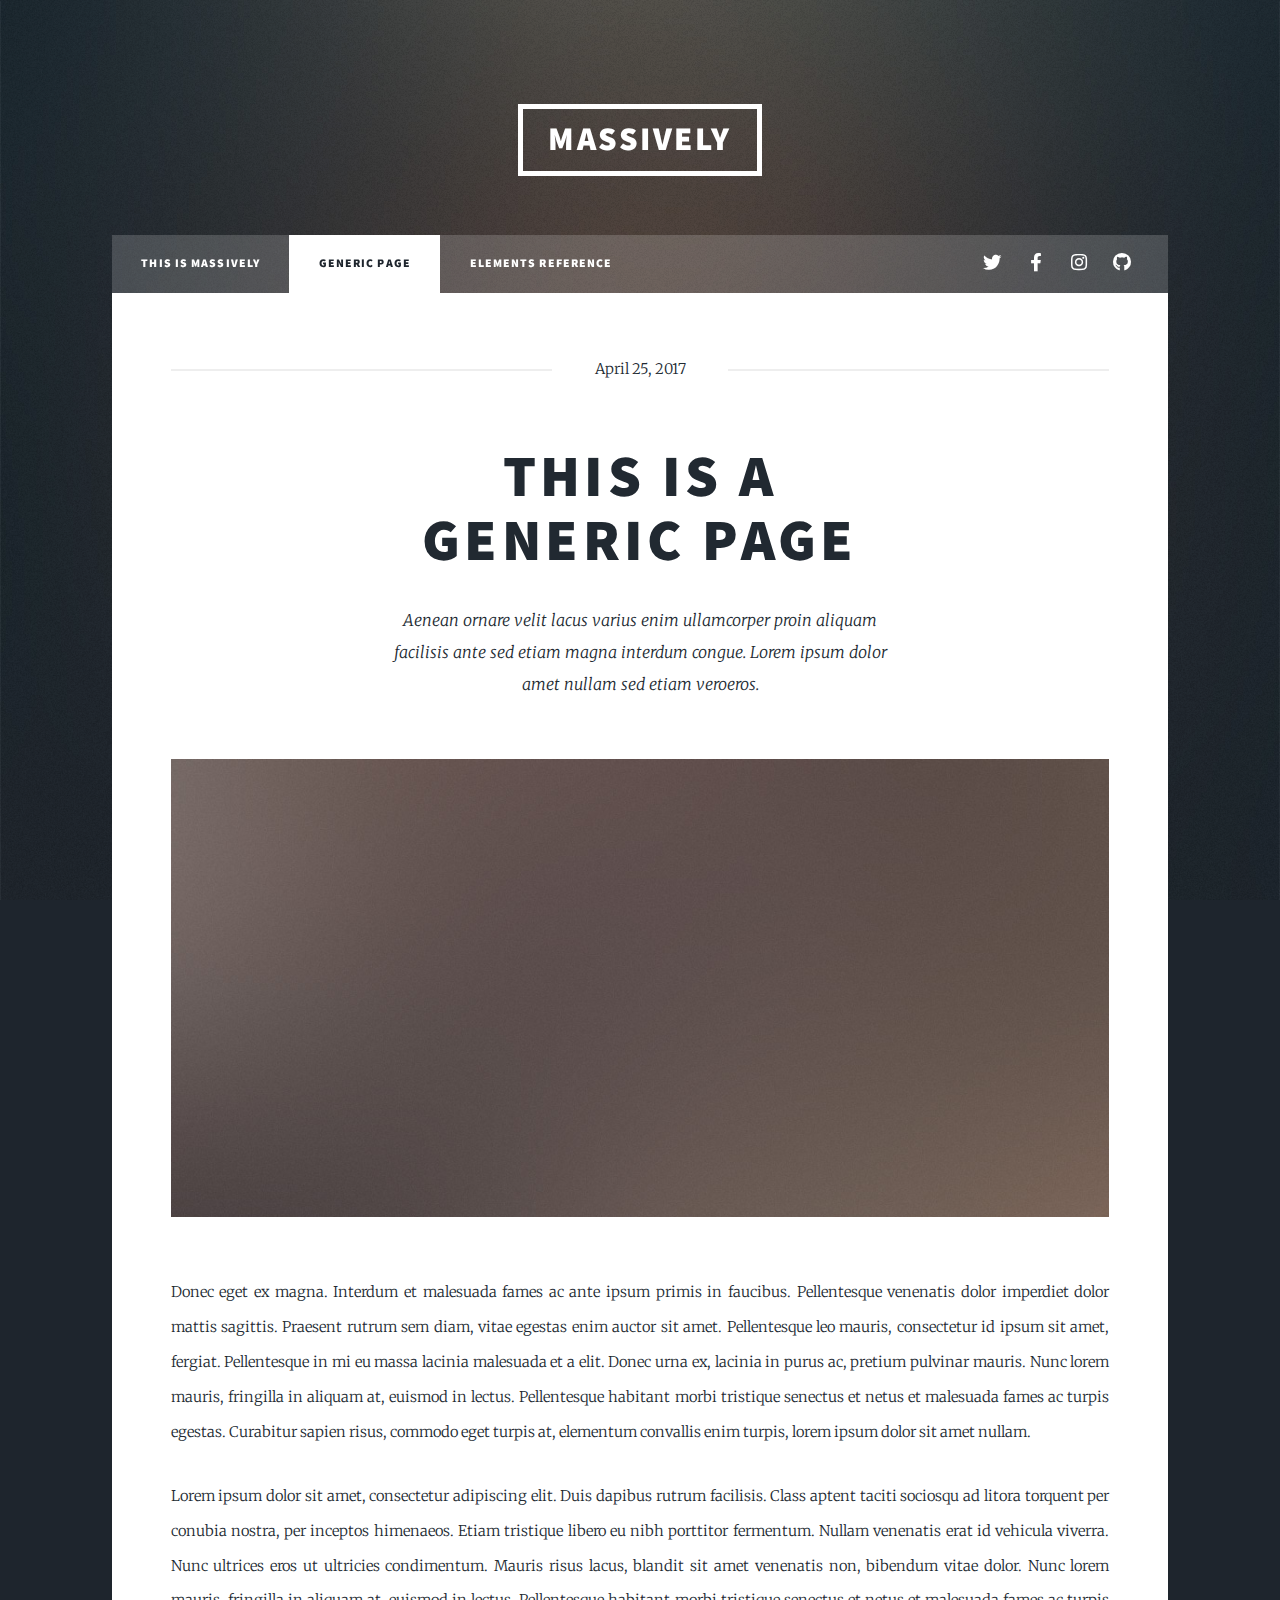
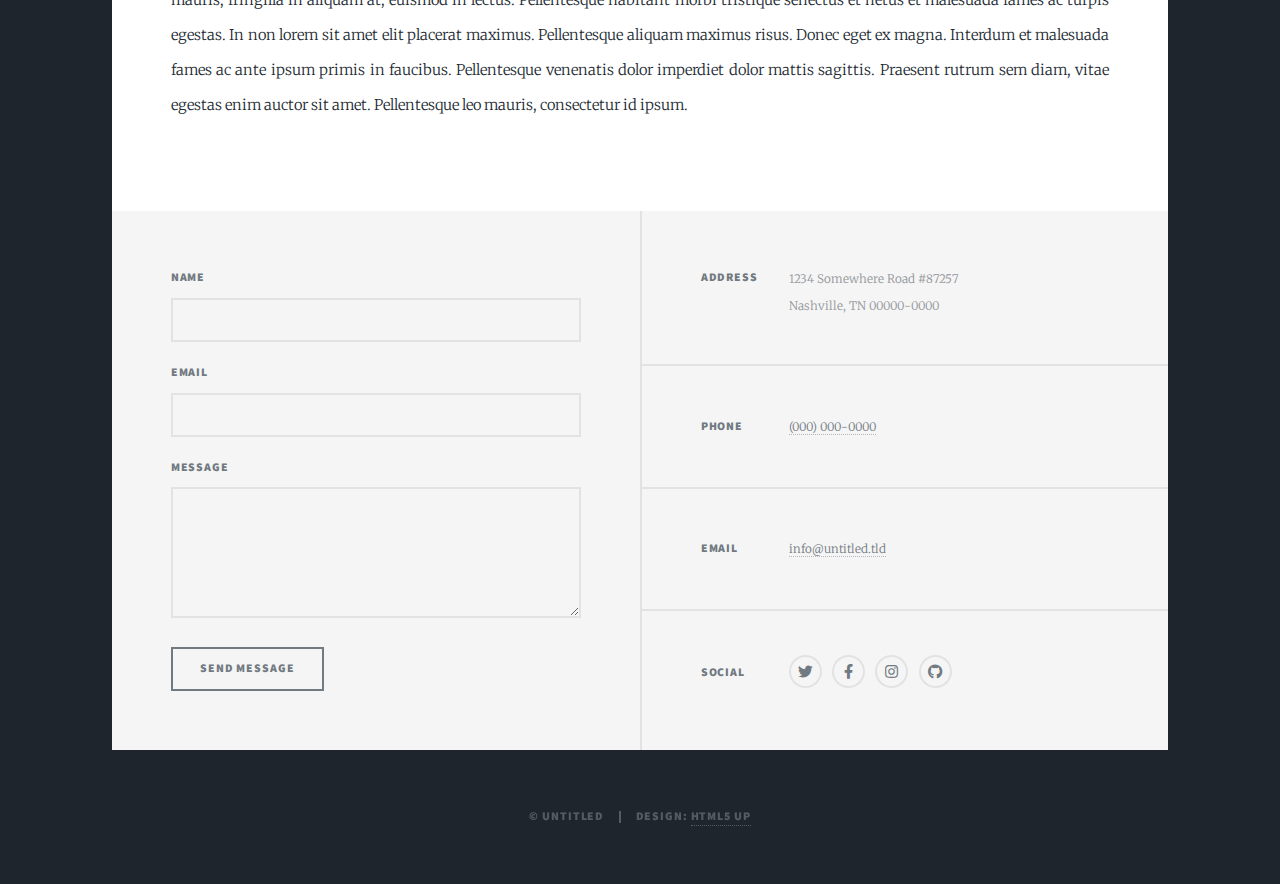
<file: generic.html>
<!DOCTYPE HTML>
<!--
	Massively by HTML5 UP
	html5up.net | @ajlkn
	Free for personal and commercial use under the CCA 3.0 license (html5up.net/license)
-->
<html>
	<head>
		<title>Generic Page - Massively by HTML5 UP</title>
		<meta charset="utf-8" />
		<meta name="viewport" content="width=device-width, initial-scale=1, user-scalable=no" />
		<link rel="stylesheet" href="assets/css/main.css" />
		<noscript><link rel="stylesheet" href="assets/css/noscript.css" /></noscript>
	</head>
	<body class="is-preload">

		<!-- Wrapper -->
			<div id="wrapper">

				<!-- Header -->
					<header id="header">
						<a href="index.html" class="logo">Massively</a>
					</header>

				<!-- Nav -->
					<nav id="nav">
						<ul class="links">
							<li><a href="index.html">This is Massively</a></li>
							<li class="active"><a href="generic.html">Generic Page</a></li>
							<li><a href="elements.html">Elements Reference</a></li>
						</ul>
						<ul class="icons">
							<li><a href="#" class="icon brands fa-twitter"><span class="label">Twitter</span></a></li>
							<li><a href="#" class="icon brands fa-facebook-f"><span class="label">Facebook</span></a></li>
							<li><a href="#" class="icon brands fa-instagram"><span class="label">Instagram</span></a></li>
							<li><a href="#" class="icon brands fa-github"><span class="label">GitHub</span></a></li>
						</ul>
					</nav>

				<!-- Main -->
					<div id="main">

						<!-- Post -->
							<section class="post">
								<header class="major">
									<span class="date">April 25, 2017</span>
									<h1>This is a<br />
									Generic Page</h1>
									<p>Aenean ornare velit lacus varius enim ullamcorper proin aliquam<br />
									facilisis ante sed etiam magna interdum congue. Lorem ipsum dolor<br />
									amet nullam sed etiam veroeros.</p>
								</header>
								<div class="image main"><img src="images/pic01.jpg" alt="" /></div>
								<p>Donec eget ex magna. Interdum et malesuada fames ac ante ipsum primis in faucibus. Pellentesque venenatis dolor imperdiet dolor mattis sagittis. Praesent rutrum sem diam, vitae egestas enim auctor sit amet. Pellentesque leo mauris, consectetur id ipsum sit amet, fergiat. Pellentesque in mi eu massa lacinia malesuada et a elit. Donec urna ex, lacinia in purus ac, pretium pulvinar mauris. Nunc lorem mauris, fringilla in aliquam at, euismod in lectus. Pellentesque habitant morbi tristique senectus et netus et malesuada fames ac turpis egestas. Curabitur sapien risus, commodo eget turpis at, elementum convallis enim turpis, lorem ipsum dolor sit amet nullam.</p>
								<p>Lorem ipsum dolor sit amet, consectetur adipiscing elit. Duis dapibus rutrum facilisis. Class aptent taciti sociosqu ad litora torquent per conubia nostra, per inceptos himenaeos. Etiam tristique libero eu nibh porttitor fermentum. Nullam venenatis erat id vehicula viverra. Nunc ultrices eros ut ultricies condimentum. Mauris risus lacus, blandit sit amet venenatis non, bibendum vitae dolor. Nunc lorem mauris, fringilla in aliquam at, euismod in lectus. Pellentesque habitant morbi tristique senectus et netus et malesuada fames ac turpis egestas. In non lorem sit amet elit placerat maximus. Pellentesque aliquam maximus risus. Donec eget ex magna. Interdum et malesuada fames ac ante ipsum primis in faucibus. Pellentesque venenatis dolor imperdiet dolor mattis sagittis. Praesent rutrum sem diam, vitae egestas enim auctor sit amet. Pellentesque leo mauris, consectetur id ipsum.</p>
							</section>

					</div>

				<!-- Footer -->
					<footer id="footer">
						<section>
							<form method="post" action="#">
								<div class="fields">
									<div class="field">
										<label for="name">Name</label>
										<input type="text" name="name" id="name" />
									</div>
									<div class="field">
										<label for="email">Email</label>
										<input type="text" name="email" id="email" />
									</div>
									<div class="field">
										<label for="message">Message</label>
										<textarea name="message" id="message" rows="3"></textarea>
									</div>
								</div>
								<ul class="actions">
									<li><input type="submit" value="Send Message" /></li>
								</ul>
							</form>
						</section>
						<section class="split contact">
							<section class="alt">
								<h3>Address</h3>
								<p>1234 Somewhere Road #87257<br />
								Nashville, TN 00000-0000</p>
							</section>
							<section>
								<h3>Phone</h3>
								<p><a href="#">(000) 000-0000</a></p>
							</section>
							<section>
								<h3>Email</h3>
								<p><a href="#">info@untitled.tld</a></p>
							</section>
							<section>
								<h3>Social</h3>
								<ul class="icons alt">
									<li><a href="#" class="icon brands alt fa-twitter"><span class="label">Twitter</span></a></li>
									<li><a href="#" class="icon brands alt fa-facebook-f"><span class="label">Facebook</span></a></li>
									<li><a href="#" class="icon brands alt fa-instagram"><span class="label">Instagram</span></a></li>
									<li><a href="#" class="icon brands alt fa-github"><span class="label">GitHub</span></a></li>
								</ul>
							</section>
						</section>
					</footer>

				<!-- Copyright -->
					<div id="copyright">
						<ul><li>&copy; Untitled</li><li>Design: <a href="https://html5up.net">HTML5 UP</a></li></ul>
					</div>

			</div>

		<!-- Scripts -->
			<script src="assets/js/jquery.min.js"></script>
			<script src="assets/js/jquery.scrollex.min.js"></script>
			<script src="assets/js/jquery.scrolly.min.js"></script>
			<script src="assets/js/browser.min.js"></script>
			<script src="assets/js/breakpoints.min.js"></script>
			<script src="assets/js/util.js"></script>
			<script src="assets/js/main.js"></script>

	</body>
</html>
</file>
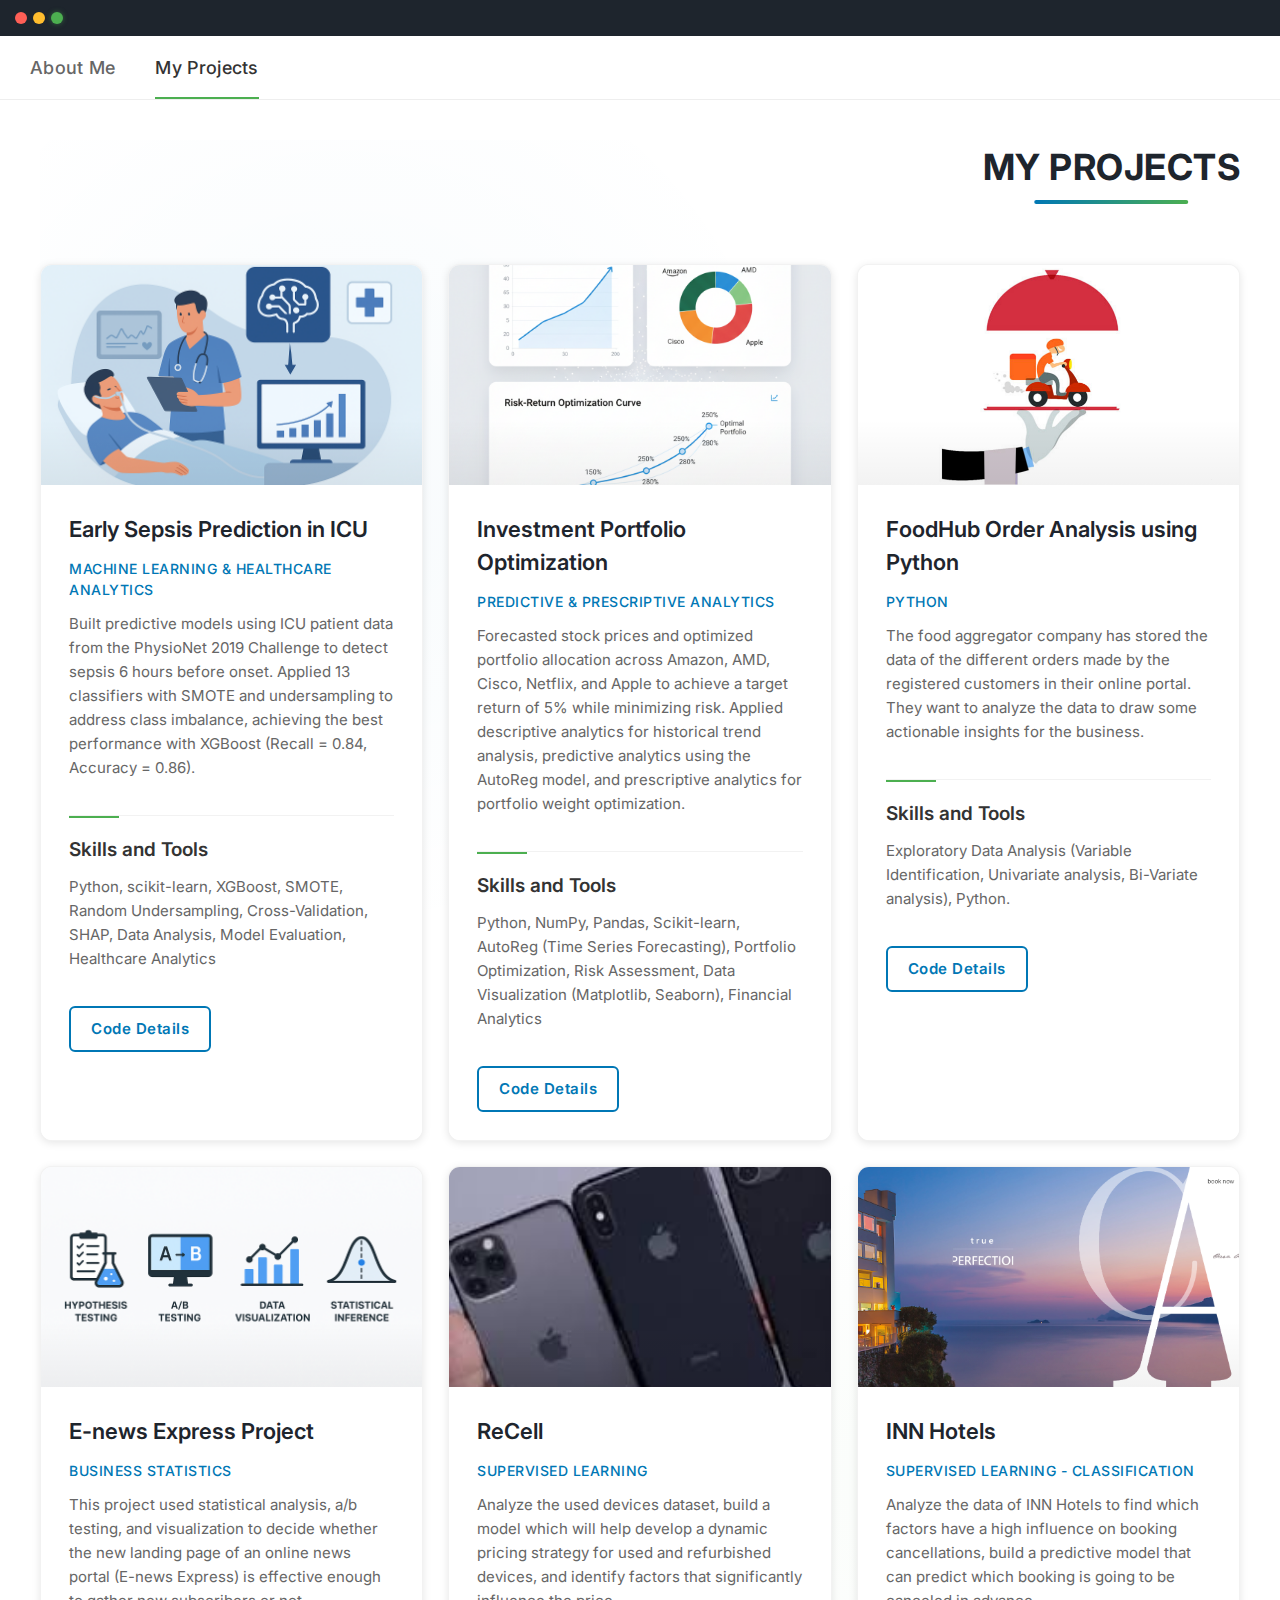
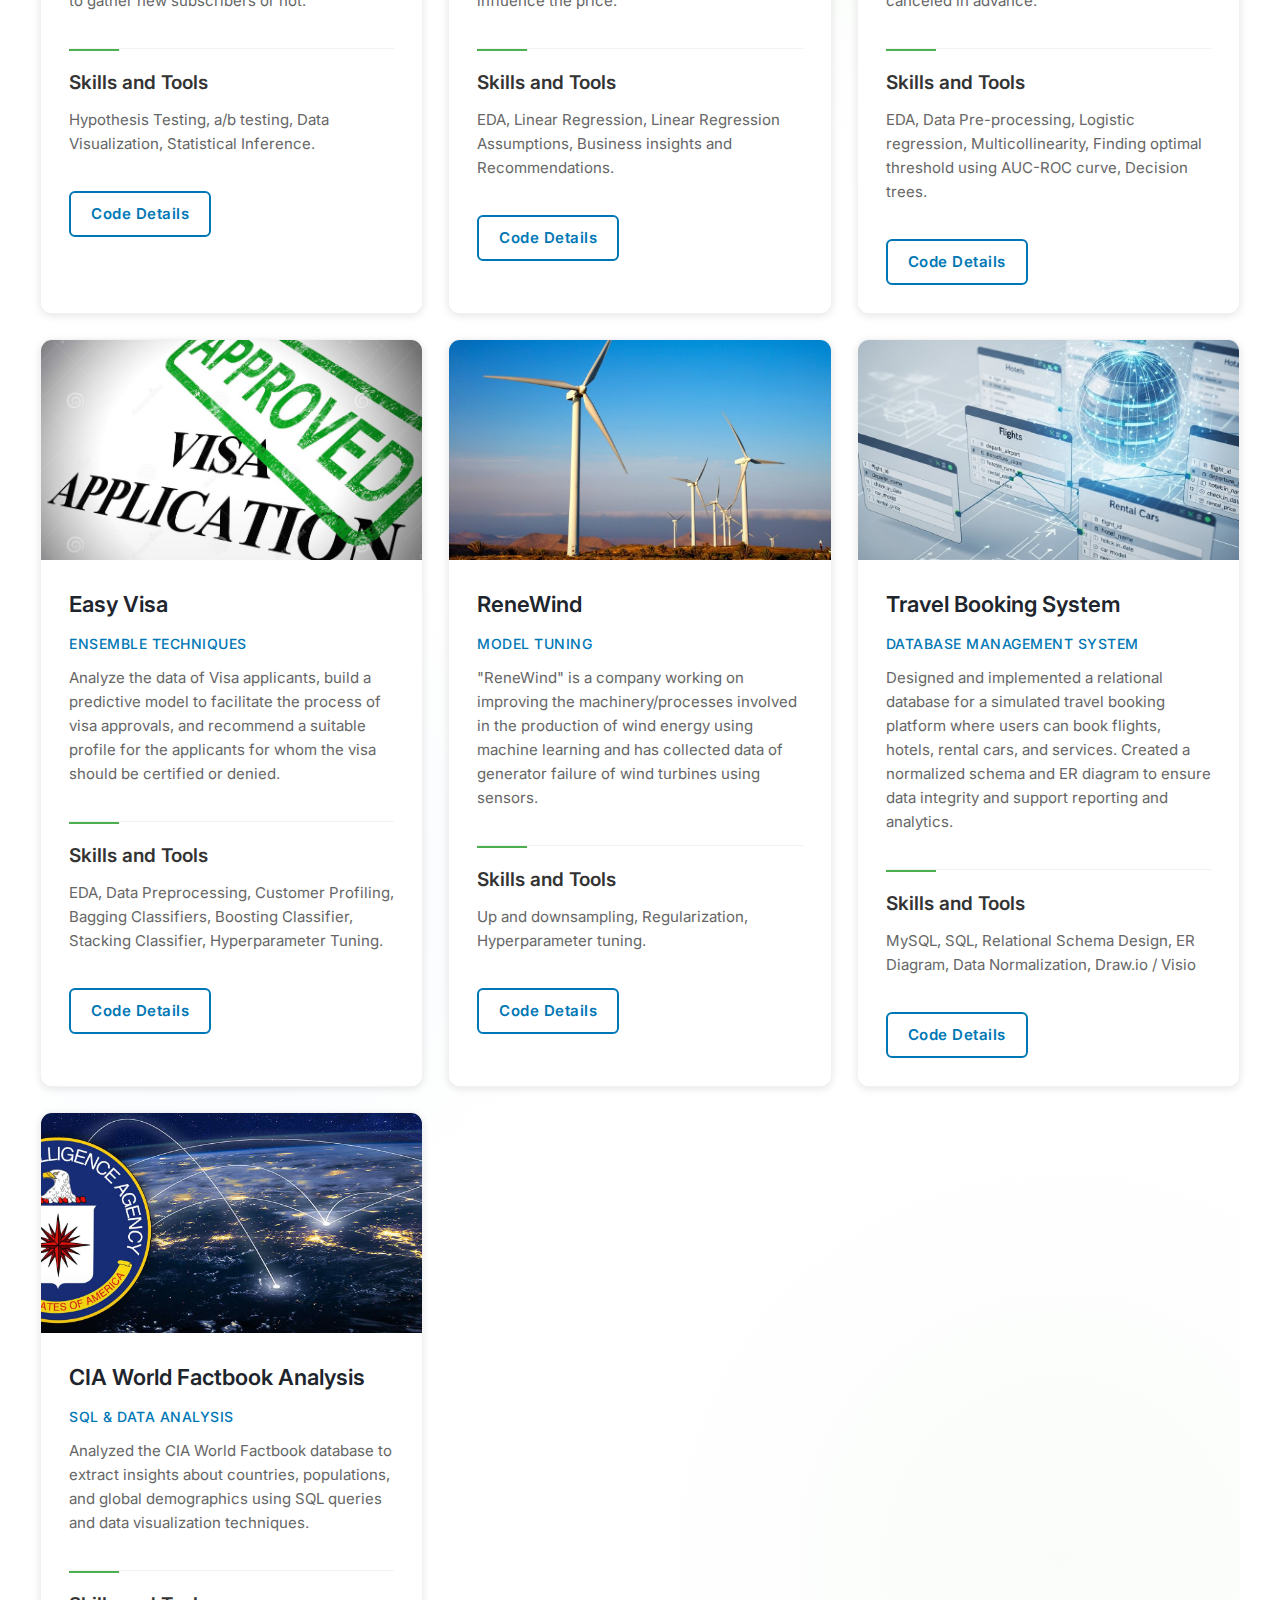
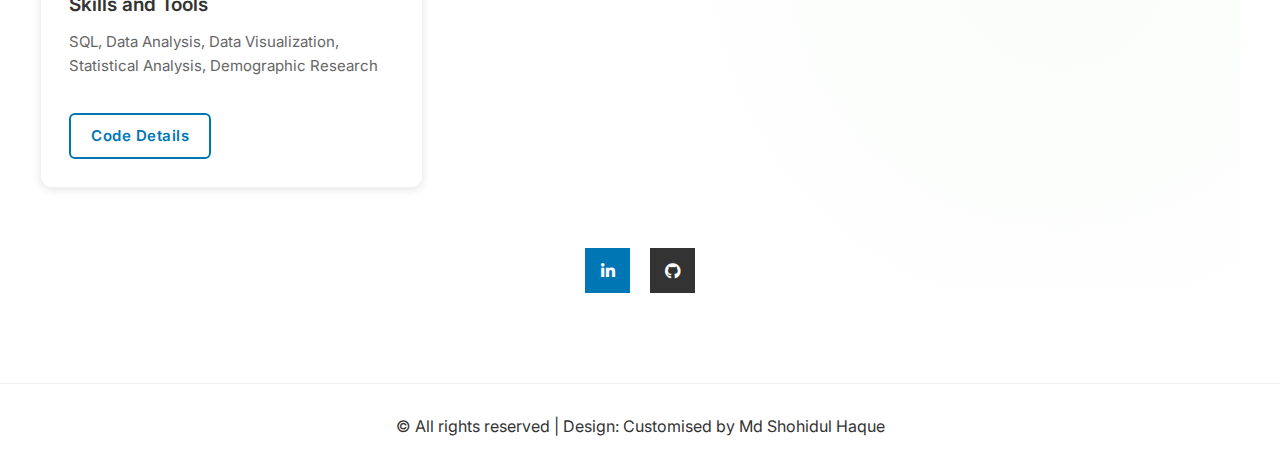
<file: projects.html>
<!DOCTYPE HTML>
<html>
	<head>
		<title>Projects - Md Shohidul Haque</title>
		<meta charset="utf-8" />
		<meta name="viewport" content="width=device-width, initial-scale=1, user-scalable=no" />
		<link rel="stylesheet" href="https://cdnjs.cloudflare.com/ajax/libs/font-awesome/5.15.4/css/all.min.css" />
		<link rel="preconnect" href="https://fonts.googleapis.com">
		<link rel="preconnect" href="https://fonts.gstatic.com" crossorigin>
		<link href="https://fonts.googleapis.com/css2?family=Inter:wght@300;400;500;600;700&display=swap" rel="stylesheet">
		<style>
			/* Reset and Base Styles */
			* {
				margin: 0;
				padding: 0;
				box-sizing: border-box;
			}

			:root {
				--primary-color: #1e252d;
				--accent-color: #0077b5;
				--text-color: #333;
				--light-text: #666;
				--highlight: #4CAF50;
				--gradient-1: linear-gradient(120deg, #0077b5, #4CAF50);
				--gradient-2: linear-gradient(120deg, #1e252d, #0077b5);
				--shadow-sm: 0 2px 8px rgba(0,0,0,0.1);
				--shadow-md: 0 4px 12px rgba(0,0,0,0.15);
				--shadow-lg: 0 8px 24px rgba(0,0,0,0.15);
				--card-bg: #ffffff;
			}

			body {
				font-family: 'Inter', sans-serif;
				line-height: 1.5;
				color: var(--text-color);
				background-color: #fff;
				margin: 0;
				padding: 0;
				min-height: 100vh;
				width: 100vw;
				overflow-x: hidden;
			}

			/* Layout */
			#wrapper {
				width: 100vw;
				min-height: 100vh;
				display: flex;
				flex-direction: column;
				margin: 0;
				padding: 0;
			}

			/* Browser-like header */
			.browser-header {
				background-color: var(--primary-color);
				padding: 12px 15px;
				display: flex;
				align-items: center;
				width: 100%;
			}

			.browser-dots {
				display: flex;
				gap: 6px;
			}

			.dot {
				width: 12px;
				height: 12px;
				border-radius: 50%;
				transition: background-color 0.3s ease;
			}

			.dot.red {
				background-color: #ff5f56;
			}

			.dot.yellow {
				background-color: #ffbd2e;
			}

			.dot.blue {
				background-color: #2196F3;
				box-shadow: 0 0 5px rgba(33, 150, 243, 0.5);
			}

			/* Active dot indicator */
			.dot.active {
				background-color: #4CAF50;
				box-shadow: 0 0 5px rgba(76, 175, 80, 0.5);
			}

			/* Navigation */
			#nav {
				border-bottom: 1px solid #eee;
				width: 100%;
			}

			.tabs {
				display: flex;
				list-style: none;
				padding: 0 30px;
				width: 100%;
			}

			.tabs li {
				margin-right: 40px;
			}

			.tabs li a {
				display: block;
				padding: 18px 0;
				color: var(--light-text);
				text-decoration: none;
				font-weight: 500;
				position: relative;
				transition: color 0.3s;
				font-size: 18px;
				letter-spacing: 0.3px;
			}

			.tabs li.active a,
			.tabs li a:hover {
				color: var(--text-color);
			}

			.tabs li.active a:after {
				content: '';
				position: absolute;
				bottom: 0;
				left: 0;
				width: 100%;
				height: 2px;
				background-color: var(--highlight);
			}

			/* Main Content */
			#main {
				flex: 1;
				width: 100%;
				padding: 40px 30px;
			}

			.section {
				width: 100%;
				max-width: 1200px;
				margin: 0 auto;
				animation: fadeIn 0.5s ease-in-out;
				position: relative;
			}
			
			.section::before {
				content: '';
				position: absolute;
				top: 0;
				left: 0;
				width: 100%;
				height: 100%;
				background-image: 
					radial-gradient(circle at 25% 10%, rgba(0, 119, 181, 0.03) 0%, transparent 15%),
					radial-gradient(circle at 75% 40%, rgba(76, 175, 80, 0.03) 0%, transparent 15%),
					radial-gradient(circle at 15% 70%, rgba(0, 119, 181, 0.03) 0%, transparent 15%),
					radial-gradient(circle at 85% 90%, rgba(76, 175, 80, 0.03) 0%, transparent 15%);
				z-index: -1;
				pointer-events: none;
			}

			@keyframes fadeIn {
				from { opacity: 0; }
				to { opacity: 1; }
			}

			h1 {
				font-size: 36px;
				margin-bottom: 30px;
				font-weight: 700;
				color: var(--primary-color);
				letter-spacing: 0.5px;
				text-align: center;
				position: relative;
				display: inline-block;
				left: 50%;
				transform: translateX(-50%);
			}
			
			h1::after {
				content: '';
				position: absolute;
				width: 60%;
				height: 4px;
				background: var(--gradient-1);
				bottom: -10px;
				left: 20%;
				border-radius: 2px;
			}

			h2 {
				font-size: 24px;
				margin-bottom: 12px;
				font-weight: 600;
				color: var(--primary-color);
				position: relative;
				display: inline-block;
			}
			
			.project-content h2 {
				font-size: 22px;
				transition: color 0.3s ease;
			}
			
			.project-card:hover .project-content h2 {
				color: var(--accent-color);
			}

			h3 {
				font-size: 19px;
				font-weight: 600;
				margin-bottom: 10px;
				color: var(--text-color);
			}

			h4 {
				font-size: 18px;
				font-weight: 500;
				margin-bottom: 12px;
				color: var(--accent-color);
				letter-spacing: 0.5px;
				text-transform: uppercase;
				font-size: 14px;
			}

			p {
				margin-bottom: 15px;
				color: var(--text-color);
				font-size: 16px;
				line-height: 1.6;
			}
			
			.project-content p {
				color: var(--light-text);
				font-size: 15px;
				line-height: 1.6;
			}

			/* Projects Grid */
			.projects-intro {
				text-align: center;
				margin-bottom: 40px;
				width: 100%;
			}

			.projects-intro p {
				max-width: 800px;
				margin: 0 auto 20px;
				font-size: 18px;
			}

			.projects-grid {
				display: grid;
				grid-template-columns: repeat(3, 1fr);
				gap: 30px;
				margin-bottom: 40px;
				width: 100%;
				padding: 0;
			}

			.project-card {
				background-color: var(--card-bg);
				border-radius: 12px;
				overflow: hidden;
				box-shadow: var(--shadow-sm);
				transition: all 0.4s ease;
				height: 100%;
				display: flex;
				flex-direction: column;
				position: relative;
				border: 1px solid rgba(0,0,0,0.05);
			}

			.project-card:hover {
				transform: translateY(-8px);
				box-shadow: var(--shadow-lg);
			}
			
			.project-card::before {
				content: '';
				position: absolute;
				top: 0;
				left: 0;
				width: 100%;
				height: 4px;
				background: var(--gradient-1);
				transform: scaleX(0);
				transform-origin: left;
				transition: transform 0.4s ease;
			}
			
			.project-card:hover::before {
				transform: scaleX(1);
			}

			.project-image {
				width: 100%;
				height: 220px;
				overflow: hidden;
				position: relative;
			}

			.project-image img {
				width: 100%;
				height: 100%;
				object-fit: cover;
				transition: transform 0.5s ease;
			}

			.project-card:hover .project-image img {
				transform: scale(1.08);
			}
			
			.project-image::after {
				content: '';
				position: absolute;
				top: 0;
				left: 0;
				width: 100%;
				height: 100%;
				background: linear-gradient(to bottom, transparent 70%, rgba(0,0,0,0.05) 100%);
				pointer-events: none;
			}

			.project-content {
				padding: 28px;
				flex: 1;
				display: flex;
				flex-direction: column;
				background-color: var(--card-bg);
				position: relative;
				z-index: 1;
			}

			.project-skills {
				margin-top: 20px;
				padding-top: 20px;
				border-top: 1px solid rgba(0,0,0,0.05);
				position: relative;
			}
			
			.project-skills::before {
				content: '';
				position: absolute;
				top: 0;
				left: 0;
				width: 50px;
				height: 2px;
				background: var(--highlight);
			}

			.project-button {
				display: inline-block;
				background-color: transparent;
				color: var(--accent-color);
				padding: 10px 20px;
				border-radius: 6px;
				text-decoration: none;
				font-weight: 600;
				font-size: 15px;
				transition: all 0.3s ease;
				margin-top: auto;
				align-self: flex-start;
				margin-top: 20px;
				border: 2px solid var(--accent-color);
				letter-spacing: 0.5px;
				position: relative;
				overflow: hidden;
				z-index: 1;
			}
			
			.project-button::before {
				content: '';
				position: absolute;
				top: 0;
				left: 0;
				width: 0%;
				height: 100%;
				background-color: var(--accent-color);
				transition: width 0.3s ease;
				z-index: -1;
			}

			.project-button:hover {
				color: #fff;
			}
			
			.project-button:hover::before {
				width: 100%;
			}

			/* Footer */
			footer {
				padding: 30px 0;
				text-align: center;
				color: #666;
				font-size: 16px;
				border-top: 1px solid #eee;
				width: 100%;
				margin-top: 20px;
			}

			.copyright {
				display: inline-block;
				margin: 0 auto;
			}

			/* Social Links */
			.social-links {
				margin: 60px auto 30px;
				text-align: center;
				width: 100%;
				display: flex;
				justify-content: center;
				gap: 20px;
			}

			.social-icon {
				display: inline-flex;
				align-items: center;
				justify-content: center;
				width: 45px;
				height: 45px;
				color: #fff;
				text-decoration: none;
				transition: transform 0.3s ease;
			}

			.linkedin-icon {
				background-color: #0077b5;
			}

			.github-icon {
				background-color: #333;
			}

			.social-icon:hover {
				transform: translateY(-3px);
			}

			/* Responsive */
			@media (max-width: 1400px) {
				.projects-grid {
					grid-template-columns: repeat(3, 1fr);
					gap: 25px;
				}
			}

			@media (max-width: 1200px) {
				.section {
					max-width: 900px;
				}
				
				.projects-grid {
					grid-template-columns: repeat(2, 1fr);
					gap: 25px;
				}
			}

			@media (max-width: 900px) {
				#main {
					padding: 30px 20px;
				}
				
				.projects-grid {
					grid-template-columns: repeat(2, 1fr);
					gap: 20px;
				}
				
				.project-image {
					height: 180px;
				}
				
				h1 {
					font-size: 28px;
				}
				
				h2 {
					font-size: 22px;
				}
				
				p {
					font-size: 16px;
				}
			}

			@media (max-width: 768px) {
				.tabs {
					padding: 0 20px;
				}
				
				.tabs li {
					margin-right: 20px;
				}
				
				.tabs li a {
					font-size: 16px;
				}
				
				.projects-grid {
					grid-template-columns: 1fr;
				}
				
				.project-image {
					height: 200px;
				}
			}

			@media (max-width: 480px) {
				.tabs {
					padding: 0 15px;
				}
				
				.tabs li {
					margin-right: 15px;
				}
				
				.tabs li a {
					font-size: 15px;
					padding: 15px 0;
				}
				
				#main {
					padding: 20px 15px;
				}
				
				h1 {
					font-size: 24px;
				}
				
				.project-image {
					height: 180px;
				}
				
				.project-content {
					padding: 20px;
				}
				
				.project-button {
					padding: 10px 20px;
					font-size: 15px;
				}
			}
		</style>
	</head>
	<body>
		<div id="wrapper">
			<!-- Browser-like header with dots -->
			<div class="browser-header">
				<div class="browser-dots">
					<span class="dot red"></span>
					<span class="dot yellow"></span>
					<span class="dot blue active"></span>
				</div>
			</div>
			
			<!-- Navigation Tabs -->
					<nav id="nav">
				<ul class="tabs">
					<li><a href="index.html">About Me</a></li>
					<!-- <li><a href="resume.html">Resume</a></li> -->
					<li class="active"><a href="projects.html">My Projects</a></li>
						</ul>
					</nav>

			<!-- Main Content -->
					<div id="main">
				<section id="projects" class="section">
					<!-- Projects Header -->
					<div class="projects-intro">
						<h1>MY PROJECTS</h1>
					</div>
					
					<!-- Projects Grid -->
					<div class="projects-grid">
						<div class="project-card">
							<div class="project-image">
								<img src="images/Early Sepsis prediction.png" alt="Early Sepsis Prediction in ICU" />
							</div>
							<div class="project-content">
								<h2>Early Sepsis Prediction in ICU</h2>
								<h4>Machine Learning & Healthcare Analytics</h4>
								<p>Built predictive models using ICU patient data from the PhysioNet 2019 Challenge to detect sepsis 6 hours before onset. Applied 13 classifiers with SMOTE and undersampling to address class imbalance, achieving the best performance with XGBoost (Recall = 0.84, Accuracy = 0.86).</p>
								<div class="project-skills">
									<h3>Skills and Tools</h3>
									<p>Python, scikit-learn, XGBoost, SMOTE, Random Undersampling, Cross-Validation, SHAP, Data Analysis, Model Evaluation, Healthcare Analytics</p>
								</div>
								<a href="https://github.com/Sh0hidul/sepsis-prediction-ICU" target="_blank" class="project-button">Code Details</a>
							</div>
						</div>
						
						<div class="project-card">
							<div class="project-image">
								<img src="images/Portfolio optimization.png" alt="Investment Portfolio Optimization" />
							</div>
							<div class="project-content">
								<h2>Investment Portfolio Optimization</h2>
								<h4>Predictive & Prescriptive Analytics</h4>
								<p>Forecasted stock prices and optimized portfolio allocation across Amazon, AMD, Cisco, Netflix, and Apple to achieve a target return of 5% while minimizing risk. Applied descriptive analytics for historical trend analysis, predictive analytics using the AutoReg model, and prescriptive analytics for portfolio weight optimization.</p>
								<div class="project-skills">
									<h3>Skills and Tools</h3>
									<p>Python, NumPy, Pandas, Scikit-learn, AutoReg (Time Series Forecasting), Portfolio Optimization, Risk Assessment, Data Visualization (Matplotlib, Seaborn), Financial Analytics</p>
								</div>
								<a href="https://github.com/Sh0hidul/Investment-Portfolio-Optimization" target="_blank" class="project-button">Code Details</a>
							</div>
						</div>
						
						
						<div class="project-card">
							<div class="project-image">
								<img src="images/FoodHub Order Analysis.png" alt="FoodHub Order Analysis" />
							</div>
							<div class="project-content">
										<h2>FoodHub Order Analysis using Python</h2>
										<h4>Python</h4>
								<p>The food aggregator company has stored the data of the different orders made by the registered customers in their online portal. They want to analyze the data to draw some actionable insights for the business.</p>
								<div class="project-skills">
									<h3>Skills and Tools</h3>
									<p>Exploratory Data Analysis (Variable Identification, Univariate analysis, Bi-Variate analysis), Python.</p>
								</div>
								<a href="https://github.com/Sh0hidul/foodhub_data_analysis_python/blob/main/README.md" target="_blank" class="project-button">Code Details</a>
							</div>
						</div>
						
						<div class="project-card">
							<div class="project-image">
								<img src="images/E-news Express Project.png" alt="E-news Express Project" />
							</div>
							<div class="project-content">
									<h2>E-news Express Project</h2>
									<h4>Business Statistics</h4>
								<p>This project used statistical analysis, a/b testing, and visualization to decide whether the new landing page of an online news portal (E-news Express) is effective enough to gather new subscribers or not.</p>
								<div class="project-skills">
									<h3>Skills and Tools</h3>
									<p>Hypothesis Testing, a/b testing, Data Visualization, Statistical Inference.</p>
								</div>
								<a href="https://github.com/Sh0hidul/business_statistics_project_Enews/blob/main/README.md" target="_blank" class="project-button">Code Details</a>
							</div>
						</div>
						
						<div class="project-card">
							<div class="project-image">
								<img src="images/ReCell.jpg" alt="ReCell" />
							</div>
							<div class="project-content">
										<h2>ReCell</h2>
										<h4>Supervised Learning</h4>
								<p>Analyze the used devices dataset, build a model which will help develop a dynamic pricing strategy for used and refurbished devices, and identify factors that significantly influence the price.</p>
								<div class="project-skills">
									<h3>Skills and Tools</h3>
									<p>EDA, Linear Regression, Linear Regression Assumptions, Business insights and Recommendations.</p>
								</div>
								<a href="https://github.com/Sh0hidul/supervised_learning_project_Recell/blob/main/README.md" target="_blank" class="project-button">Code Details</a>
							</div>
						</div>
						
						<div class="project-card">
							<div class="project-image">
								<img src="images/INN Hotels.png" alt="INN Hotels" />
							</div>
							<div class="project-content">
										<h2>INN Hotels</h2>
										<h4>Supervised Learning - Classification</h4>
								<p>Analyze the data of INN Hotels to find which factors have a high influence on booking cancellations, build a predictive model that can predict which booking is going to be canceled in advance.</p>
								<div class="project-skills">
									<h3>Skills and Tools</h3>
									<p>EDA, Data Pre-processing, Logistic regression, Multicollinearity, Finding optimal threshold using AUC-ROC curve, Decision trees.</p>
								</div>
								<a href="https://github.com/Sh0hidul/classification_project_NHHotels/blob/main/README.md" target="_blank" class="project-button">Code Details</a>
							</div>
						</div>
						
						<div class="project-card">
							<div class="project-image">
								<img src="images/Easy Visa.jpg" alt="Easy Visa" />
							</div>
							<div class="project-content">
										<h2>Easy Visa</h2>
										<h4>Ensemble Techniques</h4>
								<p>Analyze the data of Visa applicants, build a predictive model to facilitate the process of visa approvals, and recommend a suitable profile for the applicants for whom the visa should be certified or denied.</p>
								<div class="project-skills">
									<h3>Skills and Tools</h3>
									<p>EDA, Data Preprocessing, Customer Profiling, Bagging Classifiers, Boosting Classifier, Stacking Classifier, Hyperparameter Tuning.</p>
								</div>
								<a href="https://github.com/Sh0hidul/ensemble_Project_EasyVisa/blob/main/README.md" target="_blank" class="project-button">Code Details</a>
							</div>
						</div>
						
						<div class="project-card">
							<div class="project-image">
								<img src="images/ReneWind.jpg" alt="ReneWind" />
							</div>
							<div class="project-content">
										<h2>ReneWind</h2>
										<h4>Model Tuning</h4>
								<p>"ReneWind" is a company working on improving the machinery/processes involved in the production of wind energy using machine learning and has collected data of generator failure of wind turbines using sensors.</p>
								<div class="project-skills">
									<h3>Skills and Tools</h3>
									<p>Up and downsampling, Regularization, Hyperparameter tuning.</p>
								</div>
								<a href="https://github.com/Sh0hidul/model_tuning_Renewind/blob/main/README.md" target="_blank" class="project-button">Code Details</a>
							</div>
					</div>

						<div class="project-card">
							<div class="project-image">
								<img src="images/travel booking system.jpg" alt="Travel Booking System" />
							</div>
							<div class="project-content">
								<h2>Travel Booking System</h2>
								<h4>Database Management System</h4>
								<p>Designed and implemented a relational database for a simulated travel booking platform where users can book flights, hotels, rental cars, and services. Created a normalized schema and ER diagram to ensure data integrity and support reporting and analytics.</p>
								<div class="project-skills">
									<h3>Skills and Tools</h3>
									<p>MySQL, SQL, Relational Schema Design, ER Diagram, Data Normalization, Draw.io / Visio</p>
								</div>
								<a href="https://github.com/Sh0hidul/Travel-Booking-System-DBMS/tree/main" target="_blank" class="project-button">Code Details</a>
							</div>
						</div>
						
						<div class="project-card">
							<div class="project-image">
								<img src="images/cia_world_factbook.jpg" alt="CIA World Factbook Analysis" />
							</div>
							<div class="project-content">
								<h2>CIA World Factbook Analysis</h2>
								<h4>SQL & Data Analysis</h4>
								<p>Analyzed the CIA World Factbook database to extract insights about countries, populations, and global demographics using SQL queries and data visualization techniques.</p>
								<div class="project-skills">
									<h3>Skills and Tools</h3>
									<p>SQL, Data Analysis, Data Visualization, Statistical Analysis, Demographic Research</p>
								</div>
								<a href="https://github.com/Sh0hidul/Analyzing-CIA-Factbook-data-using-Sql/blob/main/Analyzing_CIA_Factbook_using_sql.ipynb" target="_blank" class="project-button">Code Details</a>
							</div>
						</div>
					</div>

					<!-- Social Links -->
					<div class="social-links">
						<a href="https://www.linkedin.com/in/md-shohidul-haque-84932767/" target="_blank" class="social-icon linkedin-icon">
							<i class="fab fa-linkedin-in"></i>
						</a>
						<a href="https://github.com/Sh0hidul" target="_blank" class="social-icon github-icon">
							<i class="fab fa-github"></i>
						</a>
					</div>
				</section>
			</div>
			
			<!-- Footer -->
			<footer>
				<p class="copyright">&copy; All rights reserved | Design: Customised by Md Shohidul Haque</p>
			</footer>
			</div>

		<!-- Scripts -->
			<script src="assets/js/jquery.min.js"></script>
			<script src="assets/js/main.js"></script>
	</body>
</html>
</file>
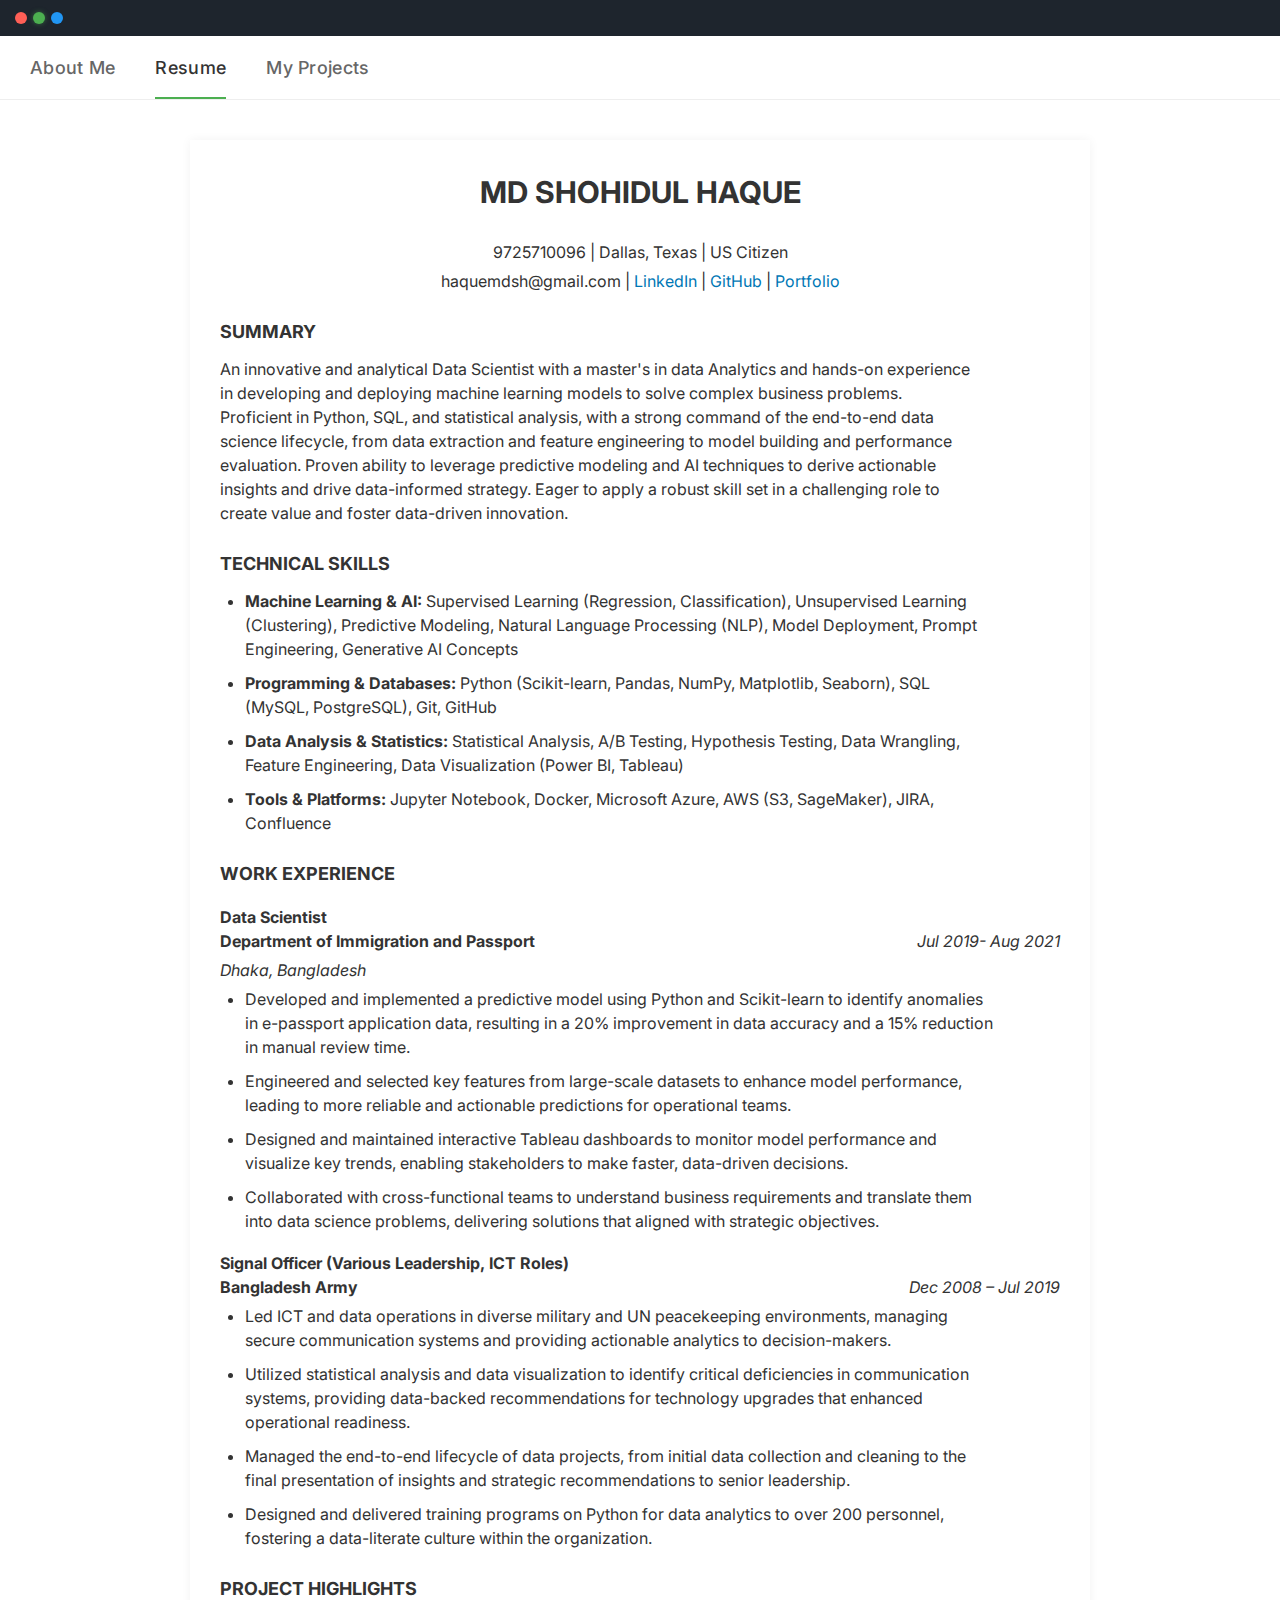
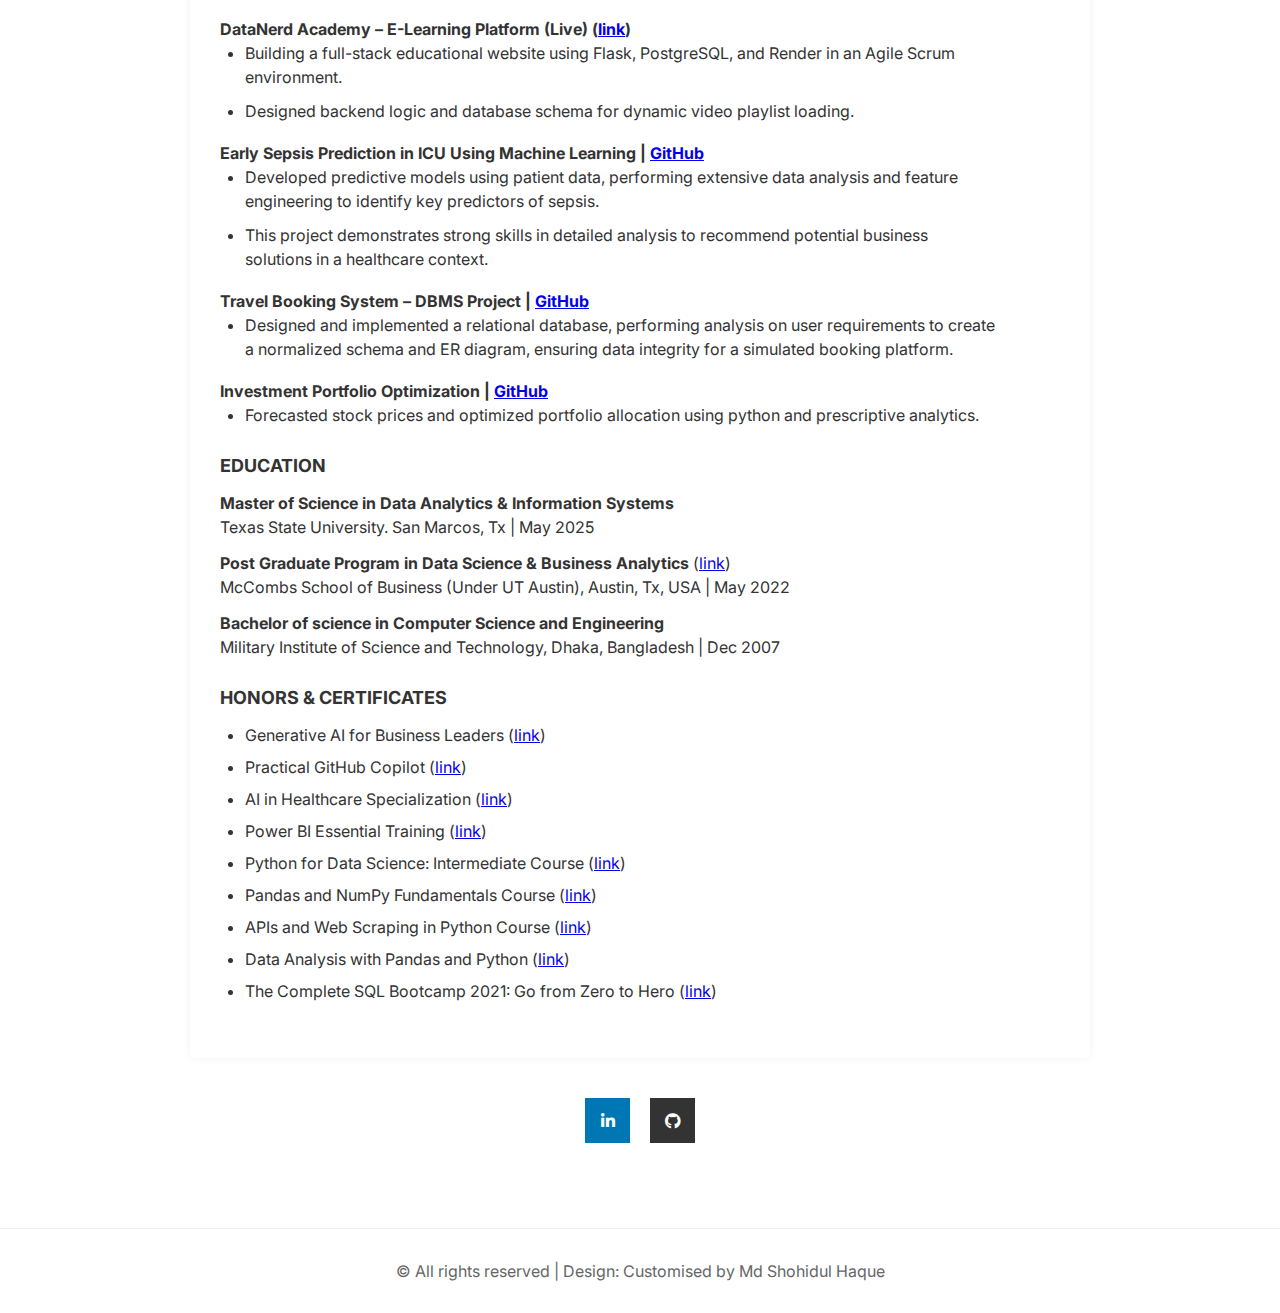
<file: resume.html>
<!DOCTYPE HTML>
<html>
	<head>
		<title>Resume - Md Shohidul Haque</title>
		<meta charset="utf-8" />
		<meta name="viewport" content="width=device-width, initial-scale=1, user-scalable=no" />
		<link rel="stylesheet" href="https://cdnjs.cloudflare.com/ajax/libs/font-awesome/5.15.4/css/all.min.css" />
		<link rel="preconnect" href="https://fonts.googleapis.com">
		<link rel="preconnect" href="https://fonts.gstatic.com" crossorigin>
		<link href="https://fonts.googleapis.com/css2?family=Inter:wght@300;400;500;600;700&display=swap" rel="stylesheet">
		<style>
			/* Reset and Base Styles */
			* {
				margin: 0;
				padding: 0;
				box-sizing: border-box;
			}

			:root {
				--primary-color: #1e252d;
				--accent-color: #0077b5;
				--text-color: #333;
				--light-text: #666;
				--highlight: #4CAF50;
				--base-font-size: 16px;
				--h1-size: 30px;
				--h2-size: 24px;
				--h3-size: 18px;
				--body-size: 16px;
				--small-size: 14px;
			}

			body {
				font-family: 'Inter', 'Calibri', 'Arial', sans-serif;
				line-height: 1.5;
				color: var(--text-color);
				background-color: #fff;
				margin: 0;
				padding: 0;
				min-height: 100vh;
				width: 100vw;
				overflow-x: hidden;
			}

			/* Layout */
			#wrapper {
				width: 100vw;
				min-height: 100vh;
				display: flex;
				flex-direction: column;
				margin: 0;
				padding: 0;
			}

			/* Browser-like header */
			.browser-header {
				background-color: var(--primary-color);
				padding: 12px 15px;
				display: flex;
				align-items: center;
				width: 100%;
			}

			.browser-dots {
				display: flex;
				gap: 6px;
			}

			.dot {
				width: 12px;
				height: 12px;
				border-radius: 50%;
				transition: background-color 0.3s ease;
			}

			.dot.red {
				background-color: #ff5f56;
			}

			.dot.yellow {
				background-color: #ffbd2e;
				box-shadow: 0 0 5px rgba(255, 189, 46, 0.5);
			}

			.dot.blue {
				background-color: #2196F3;
			}

			/* Active dot indicator */
			.dot.active {
				background-color: var(--highlight);
				box-shadow: 0 0 5px rgba(76, 175, 80, 0.5);
			}

			/* Navigation */
			#nav {
				border-bottom: 1px solid #eee;
				width: 100%;
			}

			.tabs {
				display: flex;
				list-style: none;
				padding: 0 30px;
				width: 100%;
			}

			.tabs li {
				margin-right: 40px;
			}

			.tabs li a {
				display: block;
				padding: 18px 0;
				color: var(--light-text);
				text-decoration: none;
				font-weight: 500;
				position: relative;
				transition: color 0.3s;
				font-size: 18px;
				letter-spacing: 0.3px;
			}

			.tabs li.active a,
			.tabs li a:hover {
				color: var(--text-color);
			}

			.tabs li.active a:after {
				content: '';
				position: absolute;
				bottom: 0;
				left: 0;
				width: 100%;
				height: 2px;
				background-color: var(--highlight);
			}

			/* Main Content */
			#main {
				flex: 1;
				width: 100%;
				padding: 40px 0;
			}

			.section {
				width: 100%;
				animation: fadeIn 0.5s ease-in-out;
			}

			@keyframes fadeIn {
				from { opacity: 0; }
				to { opacity: 1; }
			}

			/* Resume specific styles */
			.resume-content {
				max-width: 900px;
				margin: 0 auto;
				padding: 30px;
				background-color: #fff;
				box-shadow: 0 0 10px rgba(0,0,0,0.05);
			}

			.resume-header {
				text-align: center;
				margin-bottom: 25px;
			}

			.resume-header h1 {
				font-size: var(--h1-size);
				font-weight: bold;
				margin-bottom: 10px;
				color: var(--text-color);
			}

			.contact-info {
				text-align: center;
				margin-bottom: 25px;
				font-size: var(--body-size);
				color: var(--text-color);
			}

			.contact-info p {
				margin-bottom: 5px;
			}

			.contact-info a {
				color: var(--accent-color);
				text-decoration: none;
			}

			.contact-info a:hover {
				text-decoration: underline;
			}

			.section-title {
				font-size: var(--h3-size);
				font-weight: bold;
				margin: 25px 0 12px;
				color: var(--text-color);
				text-transform: uppercase;
			}

			.resume-section {
				margin-bottom: 25px;
			}

			.resume-section p {
				margin-bottom: 15px;
				font-size: var(--body-size);
				line-height: 1.5;
				max-width: 75ch;
			}

			.skills-list {
				margin-left: 25px;
				margin-bottom: 25px;
			}

			.skills-list li {
				margin-bottom: 10px;
				font-size: var(--body-size);
				line-height: 1.5;
				max-width: 75ch;
			}

			.job-title {
				font-weight: bold;
				font-size: var(--body-size);
				margin-top: 18px;
			}

			.job-details {
				display: flex;
				justify-content: space-between;
				font-size: var(--body-size);
				margin-bottom: 5px;
			}

			.job-company {
				font-weight: bold;
			}

			.job-location {
				font-style: italic;
				text-align: right;
			}

			.job-duties {
				margin-left: 25px;
				margin-bottom: 18px;
			}

			.job-duties li {
				margin-bottom: 10px;
				font-size: var(--body-size);
				line-height: 1.5;
				max-width: 75ch;
			}

			.project-title {
				font-weight: bold;
				font-size: var(--body-size);
				margin-top: 15px;
			}

			.project-details {
				margin-left: 25px;
				margin-bottom: 18px;
			}

			.project-details li {
				margin-bottom: 10px;
				font-size: var(--body-size);
				line-height: 1.5;
				max-width: 75ch;
			}

			.education-list {
				list-style-type: none;
			}

			.education-item {
				margin-bottom: 12px;
				font-size: var(--body-size);
				line-height: 1.5;
				max-width: 75ch;
			}

			.education-item strong {
				font-weight: bold;
			}

			.certificates-list {
				margin-left: 25px;
				margin-bottom: 25px;
			}

			.certificates-list li {
				margin-bottom: 8px;
				font-size: var(--body-size);
				line-height: 1.5;
				max-width: 75ch;
			}

			/* Footer */
			footer {
				padding: 30px 0;
				text-align: center;
				color: #666;
				font-size: 16px;
				border-top: 1px solid #eee;
				width: 100%;
				margin-top: 20px;
			}

			.copyright {
				display: inline-block;
				margin: 0 auto;
			}

			/* Social Links */
			.social-links {
				margin: 40px auto 25px;
				text-align: center;
				width: 100%;
				display: flex;
				justify-content: center;
				gap: 20px;
			}

			.social-icon {
				display: inline-flex;
				align-items: center;
				justify-content: center;
				width: 45px;
				height: 45px;
				color: #fff;
				text-decoration: none;
				transition: transform 0.3s ease;
			}

			.linkedin-icon {
				background-color: #0077b5;
			}

			.github-icon {
				background-color: #333;
			}

			.social-icon:hover {
				transform: translateY(-3px);
			}

			/* Responsive */
			@media print {
				.browser-header, #nav, .social-links, footer {
					display: none;
				}
				
				body {
					background-color: #fff;
				}
				
				#wrapper {
					box-shadow: none;
				}
				
				#main {
					padding: 0;
				}
				
				.resume-content {
					box-shadow: none;
					max-width: 100%;
				}
			}

			@media screen and (min-width: 1400px) {
				:root {
					--base-font-size: 18px;
					--h1-size: 32px;
					--h2-size: 26px;
					--h3-size: 20px;
					--body-size: 18px;
					--small-size: 16px;
				}
				
				.resume-content {
					max-width: 1100px;
					padding: 40px;
				}
			}

			@media screen and (max-width: 992px) {
				:root {
					--base-font-size: 16px;
					--h1-size: 28px;
					--h2-size: 22px;
					--h3-size: 18px;
					--body-size: 16px;
					--small-size: 14px;
				}
				
				#main {
					padding: 30px 20px;
				}
				
				.resume-content {
					padding: 25px;
				}
				
				.resume-section p,
				.skills-list li,
				.job-duties li,
				.project-details li,
				.education-item,
				.certificates-list li {
					max-width: 100%;
				}
			}

			@media screen and (max-width: 768px) {
				:root {
					--base-font-size: 15px;
					--h1-size: 26px;
					--h2-size: 20px;
					--h3-size: 17px;
					--body-size: 15px;
					--small-size: 13px;
				}
				
				.tabs li {
					margin-right: 20px;
				}
				
				.tabs li a {
					font-size: 16px;
				}
				
				.job-details {
					flex-direction: column;
				}
				
				.job-location {
					text-align: left;
				}
				
				.resume-content {
					padding: 20px;
				}
			}

			@media screen and (max-width: 480px) {
				:root {
					--base-font-size: 14px;
					--h1-size: 24px;
					--h2-size: 18px;
					--h3-size: 16px;
					--body-size: 14px;
					--small-size: 12px;
				}
				
				.tabs {
					padding: 0 15px;
				}
				
				.tabs li {
					margin-right: 15px;
				}
				
				.tabs li a {
					font-size: 15px;
					padding: 15px 0;
				}
				
				.resume-content {
					padding: 15px;
				}
			}
		</style>
	</head>
	<body>
		<div id="wrapper">
			<!-- Browser-like header with dots -->
			<div class="browser-header">
				<div class="browser-dots">
					<span class="dot red"></span>
					<span class="dot yellow active"></span>
					<span class="dot blue"></span>
				</div>
			</div>
			
			<!-- Navigation Tabs -->
			<nav id="nav">
				<ul class="tabs">
					<li><a href="index.html">About Me</a></li>
					<li class="active"><a href="resume.html">Resume</a></li>
					<li><a href="projects.html">My Projects</a></li>
				</ul>
			</nav>
			
			<!-- Main Content -->
			<div id="main">
				<div class="resume-content">
					<!-- Resume Header -->
					<div class="resume-header">
						<h1>MD SHOHIDUL HAQUE</h1>
					</div>
					<div class="contact-info">
						<p>9725710096 | Dallas, Texas | US Citizen</p>
						<p>haquemdsh@gmail.com | <a href="https://www.linkedin.com/in/md-shohidul-haque-84932767/" target="_blank">LinkedIn</a> | <a href="https://github.com/Sh0hidul" target="_blank">GitHub</a> | <a href="index.html">Portfolio</a></p>
					</div>
					
					<!-- Resume Content -->
					<div class="resume-section">
						<div class="section-title">SUMMARY</div>
						<p>An innovative and analytical Data Scientist with a master's in data Analytics and hands-on experience in developing and deploying machine learning models to solve complex business problems. Proficient in Python, SQL, and statistical analysis, with a strong command of the end-to-end data science lifecycle, from data extraction and feature engineering to model building and performance evaluation. Proven ability to leverage predictive modeling and AI techniques to derive actionable insights and drive data-informed strategy. Eager to apply a robust skill set in a challenging role to create value and foster data-driven innovation.</p>
					</div>
					
					<div class="resume-section">
						<div class="section-title">TECHNICAL SKILLS</div>
						<ul class="skills-list">
							<li><strong>Machine Learning & AI:</strong> Supervised Learning (Regression, Classification), Unsupervised Learning (Clustering), Predictive Modeling, Natural Language Processing (NLP), Model Deployment, Prompt Engineering, Generative AI Concepts</li>
							<li><strong>Programming & Databases:</strong> Python (Scikit-learn, Pandas, NumPy, Matplotlib, Seaborn), SQL (MySQL, PostgreSQL), Git, GitHub</li>
							<li><strong>Data Analysis & Statistics:</strong> Statistical Analysis, A/B Testing, Hypothesis Testing, Data Wrangling, Feature Engineering, Data Visualization (Power BI, Tableau)</li>
							<li><strong>Tools & Platforms:</strong> Jupyter Notebook, Docker, Microsoft Azure, AWS (S3, SageMaker), JIRA, Confluence</li>
						</ul>
					</div>
					
					<div class="resume-section">
						<div class="section-title">WORK EXPERIENCE</div>
						
						<div class="job-title">Data Scientist</div>
						<div class="job-details">
							<div class="job-company">Department of Immigration and Passport</div>
							<div class="job-location">Jul 2019- Aug 2021</div>
						</div>
						<div class="job-details">
							<div class="job-location">Dhaka, Bangladesh</div>
						</div>
						<ul class="job-duties">
							<li>Developed and implemented a predictive model using Python and Scikit-learn to identify anomalies in e-passport application data, resulting in a 20% improvement in data accuracy and a 15% reduction in manual review time.</li>
							<li>Engineered and selected key features from large-scale datasets to enhance model performance, leading to more reliable and actionable predictions for operational teams.</li>
							<li>Designed and maintained interactive Tableau dashboards to monitor model performance and visualize key trends, enabling stakeholders to make faster, data-driven decisions.</li>
							<li>Collaborated with cross-functional teams to understand business requirements and translate them into data science problems, delivering solutions that aligned with strategic objectives.</li>
						</ul>
						
						<div class="job-title">Signal Officer (Various Leadership, ICT Roles)</div>
						<div class="job-details">
							<div class="job-company">Bangladesh Army</div>
							<div class="job-location">Dec 2008 – Jul 2019</div>
						</div>
						<ul class="job-duties">
							<li>Led ICT and data operations in diverse military and UN peacekeeping environments, managing secure communication systems and providing actionable analytics to decision-makers.</li>
							<li>Utilized statistical analysis and data visualization to identify critical deficiencies in communication systems, providing data-backed recommendations for technology upgrades that enhanced operational readiness.</li>
							<li>Managed the end-to-end lifecycle of data projects, from initial data collection and cleaning to the final presentation of insights and strategic recommendations to senior leadership.</li>
							<li>Designed and delivered training programs on Python for data analytics to over 200 personnel, fostering a data-literate culture within the organization.</li>
						</ul>
					</div>
					
					<div class="resume-section">
						<div class="section-title">PROJECT HIGHLIGHTS</div>
						
						<div class="project-title">DataNerd Academy – E-Learning Platform (Live) (<a href="#">link</a>)</div>
						<ul class="project-details">
							<li>Building a full-stack educational website using Flask, PostgreSQL, and Render in an Agile Scrum environment.</li>
							<li>Designed backend logic and database schema for dynamic video playlist loading.</li>
						</ul>
						
						<div class="project-title">Early Sepsis Prediction in ICU Using Machine Learning | <a href="https://github.com/Sh0hidul" target="_blank">GitHub</a></div>
						<ul class="project-details">
							<li>Developed predictive models using patient data, performing extensive data analysis and feature engineering to identify key predictors of sepsis.</li>
							<li>This project demonstrates strong skills in detailed analysis to recommend potential business solutions in a healthcare context.</li>
						</ul>
						
						<div class="project-title">Travel Booking System – DBMS Project | <a href="https://github.com/Sh0hidul" target="_blank">GitHub</a></div>
						<ul class="project-details">
							<li>Designed and implemented a relational database, performing analysis on user requirements to create a normalized schema and ER diagram, ensuring data integrity for a simulated booking platform.</li>
						</ul>
						
						<div class="project-title">Investment Portfolio Optimization | <a href="https://github.com/Sh0hidul" target="_blank">GitHub</a></div>
						<ul class="project-details">
							<li>Forecasted stock prices and optimized portfolio allocation using python and prescriptive analytics.</li>
						</ul>
					</div>
					
					<div class="resume-section">
						<div class="section-title">EDUCATION</div>
						<ul class="education-list">
							<li class="education-item"><strong>Master of Science in Data Analytics & Information Systems</strong><br>
							Texas State University. San Marcos, Tx | May 2025</li>
							
							<li class="education-item"><strong>Post Graduate Program in Data Science & Business Analytics</strong> (<a href="#">link</a>)<br>
							McCombs School of Business (Under UT Austin), Austin, Tx, USA | May 2022</li>
							
							<li class="education-item"><strong>Bachelor of science in Computer Science and Engineering</strong><br>
							Military Institute of Science and Technology, Dhaka, Bangladesh | Dec 2007</li>
						</ul>
					</div>

					<div class="resume-section">
						<div class="section-title">HONORS & CERTIFICATES</div>
						<ul class="certificates-list">
							<li>Generative AI for Business Leaders (<a href="#">link</a>)</li>
							<li>Practical GitHub Copilot (<a href="#">link</a>)</li>
							<li>AI in Healthcare Specialization (<a href="#">link</a>)</li>
							<li>Power BI Essential Training (<a href="#">link</a>)</li>
							<li>Python for Data Science: Intermediate Course (<a href="#">link</a>)</li>
							<li>Pandas and NumPy Fundamentals Course (<a href="#">link</a>)</li>
							<li>APIs and Web Scraping in Python Course (<a href="#">link</a>)</li>
							<li>Data Analysis with Pandas and Python (<a href="#">link</a>)</li>
							<li>The Complete SQL Bootcamp 2021: Go from Zero to Hero (<a href="#">link</a>)</li>
						</ul>
					</div>
				</div>
				
				<!-- Social Links -->
				<div class="social-links">
					<a href="https://www.linkedin.com/in/md-shohidul-haque-84932767/" target="_blank" class="social-icon linkedin-icon">
						<i class="fab fa-linkedin-in"></i>
					</a>
					<a href="https://github.com/Sh0hidul" target="_blank" class="social-icon github-icon">
						<i class="fab fa-github"></i>
					</a>
				</div>
			</div>
			
			<!-- Footer -->
			<footer>
				<p class="copyright">&copy; All rights reserved | Design: Customised by Md Shohidul Haque</p>
			</footer>
		</div>

		<!-- Scripts -->
		<script src="assets/js/jquery.min.js"></script>
		<script src="assets/js/main.js"></script>
	</body>
</html>
</file>
<file: assets/css/main.css>
@import url(fontawesome-all.min.css);
@import url("https://fonts.googleapis.com/css?family=Merriweather:300,700,300italic,700italic|Source+Sans+Pro:900");

/*
	Massively by HTML5 UP
	html5up.net | @ajlkn
	Free for personal and commercial use under the CCA 3.0 license (html5up.net/license)
*/

html, body, div, span, applet, object,
iframe, h1, h2, h3, h4, h5, h6, p, blockquote,
pre, a, abbr, acronym, address, big, cite,
code, del, dfn, em, img, ins, kbd, q, s, samp,
small, strike, strong, sub, sup, tt, var, b,
u, i, center, dl, dt, dd, ol, ul, li, fieldset,
form, label, legend, table, caption, tbody,
tfoot, thead, tr, th, td, article, aside,
canvas, details, embed, figure, figcaption,
footer, header, hgroup, menu, nav, output, ruby,
section, summary, time, mark, audio, video {
	margin: 0;
	padding: 0;
	border: 0;
	font-size: 100%;
	font: inherit;
	vertical-align: baseline;}

article, aside, details, figcaption, figure,
footer, header, hgroup, menu, nav, section {
	display: block;}

body {
	line-height: 1;
}

ol, ul {
	list-style: none;
}

blockquote, q {
	quotes: none;
}

	blockquote:before, blockquote:after, q:before, q:after {
		content: '';
		content: none;
	}

table {
	border-collapse: collapse;
	border-spacing: 0;
}

body {
	-webkit-text-size-adjust: none;
}

mark {
	background-color: transparent;
	color: inherit;
}

input::-moz-focus-inner {
	border: 0;
	padding: 0;
}

input, select, textarea {
	-moz-appearance: none;
	-webkit-appearance: none;
	-ms-appearance: none;
	appearance: none;
}

/* Basic */

	@-ms-viewport {
		width: device-width;
	}

	body {
		-ms-overflow-style: scrollbar;
	}

	@media screen and (max-width: 480px) {

		html, body {
			min-width: 320px;
		}

	}

	html {
		box-sizing: border-box;
	}

	*, *:before, *:after {
		box-sizing: inherit;
	}

	body {
		background-color: #1e252d;
	}

		body.is-preload *, body.is-preload *:before, body.is-preload *:after {
			-moz-animation: none !important;
			-webkit-animation: none !important;
			-ms-animation: none !important;
			animation: none !important;
			-moz-transition: none !important;
			-webkit-transition: none !important;
			-ms-transition: none !important;
			transition: none !important;
		}

/* Type */

	html {
		font-size: 16pt;
	}

		@media screen and (max-width: 1680px) {

			html {
				font-size: 12pt;
			}

		}

		@media screen and (max-width: 1280px) {

			html {
				font-size: 11pt;
			}

		}

		@media screen and (max-width: 360px) {

			html {
				font-size: 10pt;
			}

		}

	body {
		color: #212931;
	}

	body, input, select, textarea {
		font-family: "Merriweather", Georgia, serif;
		font-weight: 300;
		font-size: 1rem;
		line-height: 2.375;
	}

	a {
		-moz-transition: color 0.2s ease-in-out, background-color 0.2s ease-in-out, border-color 0.2s ease-in-out, box-shadow 0.2s ease-in-out;
		-webkit-transition: color 0.2s ease-in-out, background-color 0.2s ease-in-out, border-color 0.2s ease-in-out, box-shadow 0.2s ease-in-out;
		-ms-transition: color 0.2s ease-in-out, background-color 0.2s ease-in-out, border-color 0.2s ease-in-out, box-shadow 0.2s ease-in-out;
		transition: color 0.2s ease-in-out, background-color 0.2s ease-in-out, border-color 0.2s ease-in-out, box-shadow 0.2s ease-in-out;
		border-bottom: dotted 1px;
		text-decoration: none;
	}

		a:hover {
			border-bottom-color: transparent;
		}

	strong, b {
		font-weight: 600;
	}

	em, i {
		font-style: italic;
	}

	p {
		text-align: justify;
		margin: 0 0 2rem 0;
	}

	h1, h2, h3, h4, h5, h6 {
		font-family: "Source Sans Pro", Helvetica, sans-serif;
		font-weight: 900;
		line-height: 1.5;
		letter-spacing: 0.075em;
		text-transform: uppercase;
		margin: 0 0 1rem 0;
	}

		h1 a, h2 a, h3 a, h4 a, h5 a, h6 a {
			border-bottom: 0;
			color: inherit;
			text-decoration: none;
		}

	h1 {
		font-size: 4rem;
		line-height: 1.1;
		margin: 0 0 2rem 0;
	}

	h2 {
		font-size: 1.75rem;
		line-height: 1.3;
		margin: 0 0 1.5rem 0;
	}

	h3 {
		font-size: 1.25rem;
		margin: 0 0 1.5rem 0;
	}

	h4 {
		font-size: 1rem;
	}

	h5 {
		font-size: 0.9rem;
	}

	h6 {
		font-size: 0.8rem;
	}

	sub {
		font-size: 0.8rem;
		position: relative;
		top: 0.5rem;
	}

	sup {
		font-size: 0.8rem;
		position: relative;
		top: -0.5rem;
	}

	blockquote {
		border-left: solid 4px;
		font-style: italic;
		margin: 0 0 2rem 0;
		padding: 0.5rem 0 0.5rem 2rem;
	}

	code {
		border: solid 2px;
		font-family: "Courier New", monospace;
		font-size: 0.9rem;
		margin: 0 0.25rem;
		padding: 0.25rem 0.65rem;
	}

	pre {
		-webkit-overflow-scrolling: touch;
		font-family: "Courier New", monospace;
		font-size: 0.9rem;
		margin: 0 0 2rem 0;
	}

		pre code {
			display: block;
			line-height: 1.75;
			padding: 1rem 1.5rem;
			overflow-x: auto;
		}

	hr {
		border: 0;
		border-bottom: solid 2px;
		margin: 3rem 0;
	}

		hr.major {
			margin: 5rem 0;
		}

	.align-left {
		text-align: left;
	}

	.align-center {
		text-align: center;
	}

	.align-right {
		text-align: right;
	}

	input, select, textarea {
		color: #212931;
	}

	a {
		color: #212931;
		border-bottom-color: rgba(33, 41, 49, 0.5);
	}

		a:hover {
			border-bottom-color: transparent;
			color: #18bfef !important;
		}

	strong, b {
		color: #212931;
	}

	h1, h2, h3, h4, h5, h6 {
		color: #212931;
	}

	blockquote {
		border-left-color: #eeeeee;
	}

	code {
		background: rgba(220, 220, 220, 0.25);
		border-color: #eeeeee;
	}

	hr {
		border-bottom-color: #eeeeee;
	}

/* Row */

	.row {
		display: flex;
		flex-wrap: wrap;
		box-sizing: border-box;
		align-items: stretch;
	}

		.row > * {
			box-sizing: border-box;
		}

		.row.gtr-uniform > * > :last-child {
			margin-bottom: 0;
		}

		.row.aln-left {
			justify-content: flex-start;
		}

		.row.aln-center {
			justify-content: center;
		}

		.row.aln-right {
			justify-content: flex-end;
		}

		.row.aln-top {
			align-items: flex-start;
		}

		.row.aln-middle {
			align-items: center;
		}

		.row.aln-bottom {
			align-items: flex-end;
		}

		.row > .imp {
			order: -1;
		}

		.row > .col-1 {
			width: 8.33333%;
		}

		.row > .off-1 {
			margin-left: 8.33333%;
		}

		.row > .col-2 {
			width: 16.66667%;
		}

		.row > .off-2 {
			margin-left: 16.66667%;
		}

		.row > .col-3 {
			width: 25%;
		}

		.row > .off-3 {
			margin-left: 25%;
		}

		.row > .col-4 {
			width: 33.33333%;
		}

		.row > .off-4 {
			margin-left: 33.33333%;
		}

		.row > .col-5 {
			width: 41.66667%;
		}

		.row > .off-5 {
			margin-left: 41.66667%;
		}

		.row > .col-6 {
			width: 50%;
		}

		.row > .off-6 {
			margin-left: 50%;
		}

		.row > .col-7 {
			width: 58.33333%;
		}

		.row > .off-7 {
			margin-left: 58.33333%;
		}

		.row > .col-8 {
			width: 66.66667%;
		}

		.row > .off-8 {
			margin-left: 66.66667%;
		}

		.row > .col-9 {
			width: 75%;
		}

		.row > .off-9 {
			margin-left: 75%;
		}

		.row > .col-10 {
			width: 83.33333%;
		}

		.row > .off-10 {
			margin-left: 83.33333%;
		}

		.row > .col-11 {
			width: 91.66667%;
		}

		.row > .off-11 {
			margin-left: 91.66667%;
		}

		.row > .col-12 {
			width: 100%;
		}

		.row > .off-12 {
			margin-left: 100%;
		}

		.row.gtr-0 {
			margin-top: 0;
			margin-left: 0rem;
		}

			.row.gtr-0 > * {
				padding: 0 0 0 0rem;
			}

			.row.gtr-0.gtr-uniform {
				margin-top: 0rem;
			}

				.row.gtr-0.gtr-uniform > * {
					padding-top: 0rem;
				}

		.row.gtr-25 {
			margin-top: 0;
			margin-left: -0.375rem;
		}

			.row.gtr-25 > * {
				padding: 0 0 0 0.375rem;
			}

			.row.gtr-25.gtr-uniform {
				margin-top: -0.375rem;
			}

				.row.gtr-25.gtr-uniform > * {
					padding-top: 0.375rem;
				}

		.row.gtr-50 {
			margin-top: 0;
			margin-left: -0.75rem;
		}

			.row.gtr-50 > * {
				padding: 0 0 0 0.75rem;
			}

			.row.gtr-50.gtr-uniform {
				margin-top: -0.75rem;
			}

				.row.gtr-50.gtr-uniform > * {
					padding-top: 0.75rem;
				}

		.row {
			margin-top: 0;
			margin-left: -1.5rem;
		}

			.row > * {
				padding: 0 0 0 1.5rem;
			}

			.row.gtr-uniform {
				margin-top: -1.5rem;
			}

				.row.gtr-uniform > * {
					padding-top: 1.5rem;
				}

		.row.gtr-150 {
			margin-top: 0;
			margin-left: -2.25rem;
		}

			.row.gtr-150 > * {
				padding: 0 0 0 2.25rem;
			}

			.row.gtr-150.gtr-uniform {
				margin-top: -2.25rem;
			}

				.row.gtr-150.gtr-uniform > * {
					padding-top: 2.25rem;
				}

		.row.gtr-200 {
			margin-top: 0;
			margin-left: -3rem;
		}

			.row.gtr-200 > * {
				padding: 0 0 0 3rem;
			}

			.row.gtr-200.gtr-uniform {
				margin-top: -3rem;
			}

				.row.gtr-200.gtr-uniform > * {
					padding-top: 3rem;
				}

		@media screen and (max-width: 1680px) {

			.row {
				display: flex;
				flex-wrap: wrap;
				box-sizing: border-box;
				align-items: stretch;
			}

				.row > * {
					box-sizing: border-box;
				}

				.row.gtr-uniform > * > :last-child {
					margin-bottom: 0;
				}

				.row.aln-left {
					justify-content: flex-start;
				}

				.row.aln-center {
					justify-content: center;
				}

				.row.aln-right {
					justify-content: flex-end;
				}

				.row.aln-top {
					align-items: flex-start;
				}

				.row.aln-middle {
					align-items: center;
				}

				.row.aln-bottom {
					align-items: flex-end;
				}

				.row > .imp-xlarge {
					order: -1;
				}

				.row > .col-1-xlarge {
					width: 8.33333%;
				}

				.row > .off-1-xlarge {
					margin-left: 8.33333%;
				}

				.row > .col-2-xlarge {
					width: 16.66667%;
				}

				.row > .off-2-xlarge {
					margin-left: 16.66667%;
				}

				.row > .col-3-xlarge {
					width: 25%;
				}

				.row > .off-3-xlarge {
					margin-left: 25%;
				}

				.row > .col-4-xlarge {
					width: 33.33333%;
				}

				.row > .off-4-xlarge {
					margin-left: 33.33333%;
				}

				.row > .col-5-xlarge {
					width: 41.66667%;
				}

				.row > .off-5-xlarge {
					margin-left: 41.66667%;
				}

				.row > .col-6-xlarge {
					width: 50%;
				}

				.row > .off-6-xlarge {
					margin-left: 50%;
				}

				.row > .col-7-xlarge {
					width: 58.33333%;
				}

				.row > .off-7-xlarge {
					margin-left: 58.33333%;
				}

				.row > .col-8-xlarge {
					width: 66.66667%;
				}

				.row > .off-8-xlarge {
					margin-left: 66.66667%;
				}

				.row > .col-9-xlarge {
					width: 75%;
				}

				.row > .off-9-xlarge {
					margin-left: 75%;
				}

				.row > .col-10-xlarge {
					width: 83.33333%;
				}

				.row > .off-10-xlarge {
					margin-left: 83.33333%;
				}

				.row > .col-11-xlarge {
					width: 91.66667%;
				}

				.row > .off-11-xlarge {
					margin-left: 91.66667%;
				}

				.row > .col-12-xlarge {
					width: 100%;
				}

				.row > .off-12-xlarge {
					margin-left: 100%;
				}

				.row.gtr-0 {
					margin-top: 0;
					margin-left: 0rem;
				}

					.row.gtr-0 > * {
						padding: 0 0 0 0rem;
					}

					.row.gtr-0.gtr-uniform {
						margin-top: 0rem;
					}

						.row.gtr-0.gtr-uniform > * {
							padding-top: 0rem;
						}

				.row.gtr-25 {
					margin-top: 0;
					margin-left: -0.375rem;
				}

					.row.gtr-25 > * {
						padding: 0 0 0 0.375rem;
					}

					.row.gtr-25.gtr-uniform {
						margin-top: -0.375rem;
					}

						.row.gtr-25.gtr-uniform > * {
							padding-top: 0.375rem;
						}

				.row.gtr-50 {
					margin-top: 0;
					margin-left: -0.75rem;
				}

					.row.gtr-50 > * {
						padding: 0 0 0 0.75rem;
					}

					.row.gtr-50.gtr-uniform {
						margin-top: -0.75rem;
					}

						.row.gtr-50.gtr-uniform > * {
							padding-top: 0.75rem;
						}

				.row {
					margin-top: 0;
					margin-left: -1.5rem;
				}

					.row > * {
						padding: 0 0 0 1.5rem;
					}

					.row.gtr-uniform {
						margin-top: -1.5rem;
					}

						.row.gtr-uniform > * {
							padding-top: 1.5rem;
						}

				.row.gtr-150 {
					margin-top: 0;
					margin-left: -2.25rem;
				}

					.row.gtr-150 > * {
						padding: 0 0 0 2.25rem;
					}

					.row.gtr-150.gtr-uniform {
						margin-top: -2.25rem;
					}

						.row.gtr-150.gtr-uniform > * {
							padding-top: 2.25rem;
						}

				.row.gtr-200 {
					margin-top: 0;
					margin-left: -3rem;
				}

					.row.gtr-200 > * {
						padding: 0 0 0 3rem;
					}

					.row.gtr-200.gtr-uniform {
						margin-top: -3rem;
					}

						.row.gtr-200.gtr-uniform > * {
							padding-top: 3rem;
						}

		}

		@media screen and (max-width: 1280px) {

			.row {
				display: flex;
				flex-wrap: wrap;
				box-sizing: border-box;
				align-items: stretch;
			}

				.row > * {
					box-sizing: border-box;
				}

				.row.gtr-uniform > * > :last-child {
					margin-bottom: 0;
				}

				.row.aln-left {
					justify-content: flex-start;
				}

				.row.aln-center {
					justify-content: center;
				}

				.row.aln-right {
					justify-content: flex-end;
				}

				.row.aln-top {
					align-items: flex-start;
				}

				.row.aln-middle {
					align-items: center;
				}

				.row.aln-bottom {
					align-items: flex-end;
				}

				.row > .imp-large {
					order: -1;
				}

				.row > .col-1-large {
					width: 8.33333%;
				}

				.row > .off-1-large {
					margin-left: 8.33333%;
				}

				.row > .col-2-large {
					width: 16.66667%;
				}

				.row > .off-2-large {
					margin-left: 16.66667%;
				}

				.row > .col-3-large {
					width: 25%;
				}

				.row > .off-3-large {
					margin-left: 25%;
				}

				.row > .col-4-large {
					width: 33.33333%;
				}

				.row > .off-4-large {
					margin-left: 33.33333%;
				}

				.row > .col-5-large {
					width: 41.66667%;
				}

				.row > .off-5-large {
					margin-left: 41.66667%;
				}

				.row > .col-6-large {
					width: 50%;
				}

				.row > .off-6-large {
					margin-left: 50%;
				}

				.row > .col-7-large {
					width: 58.33333%;
				}

				.row > .off-7-large {
					margin-left: 58.33333%;
				}

				.row > .col-8-large {
					width: 66.66667%;
				}

				.row > .off-8-large {
					margin-left: 66.66667%;
				}

				.row > .col-9-large {
					width: 75%;
				}

				.row > .off-9-large {
					margin-left: 75%;
				}

				.row > .col-10-large {
					width: 83.33333%;
				}

				.row > .off-10-large {
					margin-left: 83.33333%;
				}

				.row > .col-11-large {
					width: 91.66667%;
				}

				.row > .off-11-large {
					margin-left: 91.66667%;
				}

				.row > .col-12-large {
					width: 100%;
				}

				.row > .off-12-large {
					margin-left: 100%;
				}

				.row.gtr-0 {
					margin-top: 0;
					margin-left: 0rem;
				}

					.row.gtr-0 > * {
						padding: 0 0 0 0rem;
					}

					.row.gtr-0.gtr-uniform {
						margin-top: 0rem;
					}

						.row.gtr-0.gtr-uniform > * {
							padding-top: 0rem;
						}

				.row.gtr-25 {
					margin-top: 0;
					margin-left: -0.375rem;
				}

					.row.gtr-25 > * {
						padding: 0 0 0 0.375rem;
					}

					.row.gtr-25.gtr-uniform {
						margin-top: -0.375rem;
					}

						.row.gtr-25.gtr-uniform > * {
							padding-top: 0.375rem;
						}

				.row.gtr-50 {
					margin-top: 0;
					margin-left: -0.75rem;
				}

					.row.gtr-50 > * {
						padding: 0 0 0 0.75rem;
					}

					.row.gtr-50.gtr-uniform {
						margin-top: -0.75rem;
					}

						.row.gtr-50.gtr-uniform > * {
							padding-top: 0.75rem;
						}

				.row {
					margin-top: 0;
					margin-left: -1.5rem;
				}

					.row > * {
						padding: 0 0 0 1.5rem;
					}

					.row.gtr-uniform {
						margin-top: -1.5rem;
					}

						.row.gtr-uniform > * {
							padding-top: 1.5rem;
						}

				.row.gtr-150 {
					margin-top: 0;
					margin-left: -2.25rem;
				}

					.row.gtr-150 > * {
						padding: 0 0 0 2.25rem;
					}

					.row.gtr-150.gtr-uniform {
						margin-top: -2.25rem;
					}

						.row.gtr-150.gtr-uniform > * {
							padding-top: 2.25rem;
						}

				.row.gtr-200 {
					margin-top: 0;
					margin-left: -3rem;
				}

					.row.gtr-200 > * {
						padding: 0 0 0 3rem;
					}

					.row.gtr-200.gtr-uniform {
						margin-top: -3rem;
					}

						.row.gtr-200.gtr-uniform > * {
							padding-top: 3rem;
						}

		}

		@media screen and (max-width: 980px) {

			.row {
				display: flex;
				flex-wrap: wrap;
				box-sizing: border-box;
				align-items: stretch;
			}

				.row > * {
					box-sizing: border-box;
				}

				.row.gtr-uniform > * > :last-child {
					margin-bottom: 0;
				}

				.row.aln-left {
					justify-content: flex-start;
				}

				.row.aln-center {
					justify-content: center;
				}

				.row.aln-right {
					justify-content: flex-end;
				}

				.row.aln-top {
					align-items: flex-start;
				}

				.row.aln-middle {
					align-items: center;
				}

				.row.aln-bottom {
					align-items: flex-end;
				}

				.row > .imp-medium {
					order: -1;
				}

				.row > .col-1-medium {
					width: 8.33333%;
				}

				.row > .off-1-medium {
					margin-left: 8.33333%;
				}

				.row > .col-2-medium {
					width: 16.66667%;
				}

				.row > .off-2-medium {
					margin-left: 16.66667%;
				}

				.row > .col-3-medium {
					width: 25%;
				}

				.row > .off-3-medium {
					margin-left: 25%;
				}

				.row > .col-4-medium {
					width: 33.33333%;
				}

				.row > .off-4-medium {
					margin-left: 33.33333%;
				}

				.row > .col-5-medium {
					width: 41.66667%;
				}

				.row > .off-5-medium {
					margin-left: 41.66667%;
				}

				.row > .col-6-medium {
					width: 50%;
				}

				.row > .off-6-medium {
					margin-left: 50%;
				}

				.row > .col-7-medium {
					width: 58.33333%;
				}

				.row > .off-7-medium {
					margin-left: 58.33333%;
				}

				.row > .col-8-medium {
					width: 66.66667%;
				}

				.row > .off-8-medium {
					margin-left: 66.66667%;
				}

				.row > .col-9-medium {
					width: 75%;
				}

				.row > .off-9-medium {
					margin-left: 75%;
				}

				.row > .col-10-medium {
					width: 83.33333%;
				}

				.row > .off-10-medium {
					margin-left: 83.33333%;
				}

				.row > .col-11-medium {
					width: 91.66667%;
				}

				.row > .off-11-medium {
					margin-left: 91.66667%;
				}

				.row > .col-12-medium {
					width: 100%;
				}

				.row > .off-12-medium {
					margin-left: 100%;
				}

				.row.gtr-0 {
					margin-top: 0;
					margin-left: 0rem;
				}

					.row.gtr-0 > * {
						padding: 0 0 0 0rem;
					}

					.row.gtr-0.gtr-uniform {
						margin-top: 0rem;
					}

						.row.gtr-0.gtr-uniform > * {
							padding-top: 0rem;
						}

				.row.gtr-25 {
					margin-top: 0;
					margin-left: -0.375rem;
				}

					.row.gtr-25 > * {
						padding: 0 0 0 0.375rem;
					}

					.row.gtr-25.gtr-uniform {
						margin-top: -0.375rem;
					}

						.row.gtr-25.gtr-uniform > * {
							padding-top: 0.375rem;
						}

				.row.gtr-50 {
					margin-top: 0;
					margin-left: -0.75rem;
				}

					.row.gtr-50 > * {
						padding: 0 0 0 0.75rem;
					}

					.row.gtr-50.gtr-uniform {
						margin-top: -0.75rem;
					}

						.row.gtr-50.gtr-uniform > * {
							padding-top: 0.75rem;
						}

				.row {
					margin-top: 0;
					margin-left: -1.5rem;
				}

					.row > * {
						padding: 0 0 0 1.5rem;
					}

					.row.gtr-uniform {
						margin-top: -1.5rem;
					}

						.row.gtr-uniform > * {
							padding-top: 1.5rem;
						}

				.row.gtr-150 {
					margin-top: 0;
					margin-left: -2.25rem;
				}

					.row.gtr-150 > * {
						padding: 0 0 0 2.25rem;
					}

					.row.gtr-150.gtr-uniform {
						margin-top: -2.25rem;
					}

						.row.gtr-150.gtr-uniform > * {
							padding-top: 2.25rem;
						}

				.row.gtr-200 {
					margin-top: 0;
					margin-left: -3rem;
				}

					.row.gtr-200 > * {
						padding: 0 0 0 3rem;
					}

					.row.gtr-200.gtr-uniform {
						margin-top: -3rem;
					}

						.row.gtr-200.gtr-uniform > * {
							padding-top: 3rem;
						}

		}

		@media screen and (max-width: 736px) {

			.row {
				display: flex;
				flex-wrap: wrap;
				box-sizing: border-box;
				align-items: stretch;
			}

				.row > * {
					box-sizing: border-box;
				}

				.row.gtr-uniform > * > :last-child {
					margin-bottom: 0;
				}

				.row.aln-left {
					justify-content: flex-start;
				}

				.row.aln-center {
					justify-content: center;
				}

				.row.aln-right {
					justify-content: flex-end;
				}

				.row.aln-top {
					align-items: flex-start;
				}

				.row.aln-middle {
					align-items: center;
				}

				.row.aln-bottom {
					align-items: flex-end;
				}

				.row > .imp-small {
					order: -1;
				}

				.row > .col-1-small {
					width: 8.33333%;
				}

				.row > .off-1-small {
					margin-left: 8.33333%;
				}

				.row > .col-2-small {
					width: 16.66667%;
				}

				.row > .off-2-small {
					margin-left: 16.66667%;
				}

				.row > .col-3-small {
					width: 25%;
				}

				.row > .off-3-small {
					margin-left: 25%;
				}

				.row > .col-4-small {
					width: 33.33333%;
				}

				.row > .off-4-small {
					margin-left: 33.33333%;
				}

				.row > .col-5-small {
					width: 41.66667%;
				}

				.row > .off-5-small {
					margin-left: 41.66667%;
				}

				.row > .col-6-small {
					width: 50%;
				}

				.row > .off-6-small {
					margin-left: 50%;
				}

				.row > .col-7-small {
					width: 58.33333%;
				}

				.row > .off-7-small {
					margin-left: 58.33333%;
				}

				.row > .col-8-small {
					width: 66.66667%;
				}

				.row > .off-8-small {
					margin-left: 66.66667%;
				}

				.row > .col-9-small {
					width: 75%;
				}

				.row > .off-9-small {
					margin-left: 75%;
				}

				.row > .col-10-small {
					width: 83.33333%;
				}

				.row > .off-10-small {
					margin-left: 83.33333%;
				}

				.row > .col-11-small {
					width: 91.66667%;
				}

				.row > .off-11-small {
					margin-left: 91.66667%;
				}

				.row > .col-12-small {
					width: 100%;
				}

				.row > .off-12-small {
					margin-left: 100%;
				}

				.row.gtr-0 {
					margin-top: 0;
					margin-left: 0rem;
				}

					.row.gtr-0 > * {
						padding: 0 0 0 0rem;
					}

					.row.gtr-0.gtr-uniform {
						margin-top: 0rem;
					}

						.row.gtr-0.gtr-uniform > * {
							padding-top: 0rem;
						}

				.row.gtr-25 {
					margin-top: 0;
					margin-left: -0.375rem;
				}

					.row.gtr-25 > * {
						padding: 0 0 0 0.375rem;
					}

					.row.gtr-25.gtr-uniform {
						margin-top: -0.375rem;
					}

						.row.gtr-25.gtr-uniform > * {
							padding-top: 0.375rem;
						}

				.row.gtr-50 {
					margin-top: 0;
					margin-left: -0.75rem;
				}

					.row.gtr-50 > * {
						padding: 0 0 0 0.75rem;
					}

					.row.gtr-50.gtr-uniform {
						margin-top: -0.75rem;
					}

						.row.gtr-50.gtr-uniform > * {
							padding-top: 0.75rem;
						}

				.row {
					margin-top: 0;
					margin-left: -1.5rem;
				}

					.row > * {
						padding: 0 0 0 1.5rem;
					}

					.row.gtr-uniform {
						margin-top: -1.5rem;
					}

						.row.gtr-uniform > * {
							padding-top: 1.5rem;
						}

				.row.gtr-150 {
					margin-top: 0;
					margin-left: -2.25rem;
				}

					.row.gtr-150 > * {
						padding: 0 0 0 2.25rem;
					}

					.row.gtr-150.gtr-uniform {
						margin-top: -2.25rem;
					}

						.row.gtr-150.gtr-uniform > * {
							padding-top: 2.25rem;
						}

				.row.gtr-200 {
					margin-top: 0;
					margin-left: -3rem;
				}

					.row.gtr-200 > * {
						padding: 0 0 0 3rem;
					}

					.row.gtr-200.gtr-uniform {
						margin-top: -3rem;
					}

						.row.gtr-200.gtr-uniform > * {
							padding-top: 3rem;
						}

		}

		@media screen and (max-width: 480px) {

			.row {
				display: flex;
				flex-wrap: wrap;
				box-sizing: border-box;
				align-items: stretch;
			}

				.row > * {
					box-sizing: border-box;
				}

				.row.gtr-uniform > * > :last-child {
					margin-bottom: 0;
				}

				.row.aln-left {
					justify-content: flex-start;
				}

				.row.aln-center {
					justify-content: center;
				}

				.row.aln-right {
					justify-content: flex-end;
				}

				.row.aln-top {
					align-items: flex-start;
				}

				.row.aln-middle {
					align-items: center;
				}

				.row.aln-bottom {
					align-items: flex-end;
				}

				.row > .imp-xsmall {
					order: -1;
				}

				.row > .col-1-xsmall {
					width: 8.33333%;
				}

				.row > .off-1-xsmall {
					margin-left: 8.33333%;
				}

				.row > .col-2-xsmall {
					width: 16.66667%;
				}

				.row > .off-2-xsmall {
					margin-left: 16.66667%;
				}

				.row > .col-3-xsmall {
					width: 25%;
				}

				.row > .off-3-xsmall {
					margin-left: 25%;
				}

				.row > .col-4-xsmall {
					width: 33.33333%;
				}

				.row > .off-4-xsmall {
					margin-left: 33.33333%;
				}

				.row > .col-5-xsmall {
					width: 41.66667%;
				}

				.row > .off-5-xsmall {
					margin-left: 41.66667%;
				}

				.row > .col-6-xsmall {
					width: 50%;
				}

				.row > .off-6-xsmall {
					margin-left: 50%;
				}

				.row > .col-7-xsmall {
					width: 58.33333%;
				}

				.row > .off-7-xsmall {
					margin-left: 58.33333%;
				}

				.row > .col-8-xsmall {
					width: 66.66667%;
				}

				.row > .off-8-xsmall {
					margin-left: 66.66667%;
				}

				.row > .col-9-xsmall {
					width: 75%;
				}

				.row > .off-9-xsmall {
					margin-left: 75%;
				}

				.row > .col-10-xsmall {
					width: 83.33333%;
				}

				.row > .off-10-xsmall {
					margin-left: 83.33333%;
				}

				.row > .col-11-xsmall {
					width: 91.66667%;
				}

				.row > .off-11-xsmall {
					margin-left: 91.66667%;
				}

				.row > .col-12-xsmall {
					width: 100%;
				}

				.row > .off-12-xsmall {
					margin-left: 100%;
				}

				.row.gtr-0 {
					margin-top: 0;
					margin-left: 0rem;
				}

					.row.gtr-0 > * {
						padding: 0 0 0 0rem;
					}

					.row.gtr-0.gtr-uniform {
						margin-top: 0rem;
					}

						.row.gtr-0.gtr-uniform > * {
							padding-top: 0rem;
						}

				.row.gtr-25 {
					margin-top: 0;
					margin-left: -0.375rem;
				}

					.row.gtr-25 > * {
						padding: 0 0 0 0.375rem;
					}

					.row.gtr-25.gtr-uniform {
						margin-top: -0.375rem;
					}

						.row.gtr-25.gtr-uniform > * {
							padding-top: 0.375rem;
						}

				.row.gtr-50 {
					margin-top: 0;
					margin-left: -0.75rem;
				}

					.row.gtr-50 > * {
						padding: 0 0 0 0.75rem;
					}

					.row.gtr-50.gtr-uniform {
						margin-top: -0.75rem;
					}

						.row.gtr-50.gtr-uniform > * {
							padding-top: 0.75rem;
						}

				.row {
					margin-top: 0;
					margin-left: -1.5rem;
				}

					.row > * {
						padding: 0 0 0 1.5rem;
					}

					.row.gtr-uniform {
						margin-top: -1.5rem;
					}

						.row.gtr-uniform > * {
							padding-top: 1.5rem;
						}

				.row.gtr-150 {
					margin-top: 0;
					margin-left: -2.25rem;
				}

					.row.gtr-150 > * {
						padding: 0 0 0 2.25rem;
					}

					.row.gtr-150.gtr-uniform {
						margin-top: -2.25rem;
					}

						.row.gtr-150.gtr-uniform > * {
							padding-top: 2.25rem;
						}

				.row.gtr-200 {
					margin-top: 0;
					margin-left: -3rem;
				}

					.row.gtr-200 > * {
						padding: 0 0 0 3rem;
					}

					.row.gtr-200.gtr-uniform {
						margin-top: -3rem;
					}

						.row.gtr-200.gtr-uniform > * {
							padding-top: 3rem;
						}

		}

		@media screen and (max-width: 360px) {

			.row {
				display: flex;
				flex-wrap: wrap;
				box-sizing: border-box;
				align-items: stretch;
			}

				.row > * {
					box-sizing: border-box;
				}

				.row.gtr-uniform > * > :last-child {
					margin-bottom: 0;
				}

				.row.aln-left {
					justify-content: flex-start;
				}

				.row.aln-center {
					justify-content: center;
				}

				.row.aln-right {
					justify-content: flex-end;
				}

				.row.aln-top {
					align-items: flex-start;
				}

				.row.aln-middle {
					align-items: center;
				}

				.row.aln-bottom {
					align-items: flex-end;
				}

				.row > .imp-xxsmall {
					order: -1;
				}

				.row > .col-1-xxsmall {
					width: 8.33333%;
				}

				.row > .off-1-xxsmall {
					margin-left: 8.33333%;
				}

				.row > .col-2-xxsmall {
					width: 16.66667%;
				}

				.row > .off-2-xxsmall {
					margin-left: 16.66667%;
				}

				.row > .col-3-xxsmall {
					width: 25%;
				}

				.row > .off-3-xxsmall {
					margin-left: 25%;
				}

				.row > .col-4-xxsmall {
					width: 33.33333%;
				}

				.row > .off-4-xxsmall {
					margin-left: 33.33333%;
				}

				.row > .col-5-xxsmall {
					width: 41.66667%;
				}

				.row > .off-5-xxsmall {
					margin-left: 41.66667%;
				}

				.row > .col-6-xxsmall {
					width: 50%;
				}

				.row > .off-6-xxsmall {
					margin-left: 50%;
				}

				.row > .col-7-xxsmall {
					width: 58.33333%;
				}

				.row > .off-7-xxsmall {
					margin-left: 58.33333%;
				}

				.row > .col-8-xxsmall {
					width: 66.66667%;
				}

				.row > .off-8-xxsmall {
					margin-left: 66.66667%;
				}

				.row > .col-9-xxsmall {
					width: 75%;
				}

				.row > .off-9-xxsmall {
					margin-left: 75%;
				}

				.row > .col-10-xxsmall {
					width: 83.33333%;
				}

				.row > .off-10-xxsmall {
					margin-left: 83.33333%;
				}

				.row > .col-11-xxsmall {
					width: 91.66667%;
				}

				.row > .off-11-xxsmall {
					margin-left: 91.66667%;
				}

				.row > .col-12-xxsmall {
					width: 100%;
				}

				.row > .off-12-xxsmall {
					margin-left: 100%;
				}

				.row.gtr-0 {
					margin-top: 0;
					margin-left: 0rem;
				}

					.row.gtr-0 > * {
						padding: 0 0 0 0rem;
					}

					.row.gtr-0.gtr-uniform {
						margin-top: 0rem;
					}

						.row.gtr-0.gtr-uniform > * {
							padding-top: 0rem;
						}

				.row.gtr-25 {
					margin-top: 0;
					margin-left: -0.375rem;
				}

					.row.gtr-25 > * {
						padding: 0 0 0 0.375rem;
					}

					.row.gtr-25.gtr-uniform {
						margin-top: -0.375rem;
					}

						.row.gtr-25.gtr-uniform > * {
							padding-top: 0.375rem;
						}

				.row.gtr-50 {
					margin-top: 0;
					margin-left: -0.75rem;
				}

					.row.gtr-50 > * {
						padding: 0 0 0 0.75rem;
					}

					.row.gtr-50.gtr-uniform {
						margin-top: -0.75rem;
					}

						.row.gtr-50.gtr-uniform > * {
							padding-top: 0.75rem;
						}

				.row {
					margin-top: 0;
					margin-left: -1.5rem;
				}

					.row > * {
						padding: 0 0 0 1.5rem;
					}

					.row.gtr-uniform {
						margin-top: -1.5rem;
					}

						.row.gtr-uniform > * {
							padding-top: 1.5rem;
						}

				.row.gtr-150 {
					margin-top: 0;
					margin-left: -2.25rem;
				}

					.row.gtr-150 > * {
						padding: 0 0 0 2.25rem;
					}

					.row.gtr-150.gtr-uniform {
						margin-top: -2.25rem;
					}

						.row.gtr-150.gtr-uniform > * {
							padding-top: 2.25rem;
						}

				.row.gtr-200 {
					margin-top: 0;
					margin-left: -3rem;
				}

					.row.gtr-200 > * {
						padding: 0 0 0 3rem;
					}

					.row.gtr-200.gtr-uniform {
						margin-top: -3rem;
					}

						.row.gtr-200.gtr-uniform > * {
							padding-top: 3rem;
						}

		}

/* Box */

	.box {
		border: solid 2px;
		margin-bottom: 2rem;
		padding: 1.5rem;
	}

		.box > :last-child,
		.box > :last-child > :last-child,
		.box > :last-child > :last-child > :last-child {
			margin-bottom: 0;
		}

		.box.alt {
			border: 0;
			border-radius: 0;
			padding: 0;
		}

	.box {
		border-color: #eeeeee;
	}

/* Button */

	input[type="submit"],
	input[type="reset"],
	input[type="button"],
	button,
	.button {
		-moz-appearance: none;
		-webkit-appearance: none;
		-ms-appearance: none;
		appearance: none;
		-moz-transition: background-color 0.2s ease-in-out, box-shadow 0.2s ease-in-out, color 0.2s ease-in-out;
		-webkit-transition: background-color 0.2s ease-in-out, box-shadow 0.2s ease-in-out, color 0.2s ease-in-out;
		-ms-transition: background-color 0.2s ease-in-out, box-shadow 0.2s ease-in-out, color 0.2s ease-in-out;
		transition: background-color 0.2s ease-in-out, box-shadow 0.2s ease-in-out, color 0.2s ease-in-out;
		border: 0;
		border-radius: 0;
		cursor: pointer;
		display: inline-block;
		font-family: "Source Sans Pro", Helvetica, sans-serif;
		font-size: 0.8rem;
		font-weight: 900;
		letter-spacing: 0.075em;
		height: 3rem;
		line-height: 3rem;
		padding: 0 2rem;
		text-align: center;
		text-decoration: none;
		text-transform: uppercase;
		white-space: nowrap;
	}

		input[type="submit"].icon:before,
		input[type="reset"].icon:before,
		input[type="button"].icon:before,
		button.icon:before,
		.button.icon:before {
			margin-right: 0.5rem;
		}

		input[type="submit"].icon.solo,
		input[type="reset"].icon.solo,
		input[type="button"].icon.solo,
		button.icon.solo,
		.button.icon.solo {
			position: relative;
			width: 4rem;
			height: 4rem;
			line-height: 4rem;
			border-radius: 4rem;
			text-indent: 4rem;
			overflow: hidden;
			padding: 0;
			white-space: nowrap;
		}

			input[type="submit"].icon.solo:before,
			input[type="reset"].icon.solo:before,
			input[type="button"].icon.solo:before,
			button.icon.solo:before,
			.button.icon.solo:before {
				position: absolute;
				display: block;
				top: 0;
				left: 0;
				width: inherit;
				height: inherit;
				line-height: inherit;
				font-size: 1.25rem;
				margin-right: 0;
				text-align: center;
				text-indent: 0;
			}

		input[type="submit"].fit,
		input[type="reset"].fit,
		input[type="button"].fit,
		button.fit,
		.button.fit {
			width: 100%;
		}

		input[type="submit"].small,
		input[type="reset"].small,
		input[type="button"].small,
		button.small,
		.button.small {
			font-size: 0.7rem;
			height: 2.5rem;
			line-height: 2.5rem;
			padding: 0 1.5rem;
		}

		input[type="submit"].large,
		input[type="reset"].large,
		input[type="button"].large,
		button.large,
		.button.large {
			font-size: 0.9rem;
			height: 3.5rem;
			line-height: 3.5rem;
			padding: 0 2.75rem;
		}

		@media screen and (max-width: 980px) {

			input[type="submit"],
			input[type="reset"],
			input[type="button"],
			button,
			.button {
				font-size: 0.9rem;
				height: 3.25rem;
				line-height: 3.25rem;
			}

				input[type="submit"].large,
				input[type="reset"].large,
				input[type="button"].large,
				button.large,
				.button.large {
					font-size: 1rem;
					height: 3.75rem;
					line-height: 3.75rem;
				}

		}

		input[type="submit"].disabled, input[type="submit"]:disabled,
		input[type="reset"].disabled,
		input[type="reset"]:disabled,
		input[type="button"].disabled,
		input[type="button"]:disabled,
		button.disabled,
		button:disabled,
		.button.disabled,
		.button:disabled {
			pointer-events: none;
			opacity: 0.25;
		}

	input[type="submit"],
	input[type="reset"],
	input[type="button"],
	button,
	.button {
		background-color: transparent;
		box-shadow: inset 0 0 0 2px #212931;
		color: #212931 !important;
	}

		input[type="submit"]:hover,
		input[type="reset"]:hover,
		input[type="button"]:hover,
		button:hover,
		.button:hover {
			box-shadow: inset 0 0 0 2px #18bfef;
			color: #18bfef !important;
		}

		input[type="submit"].primary,
		input[type="reset"].primary,
		input[type="button"].primary,
		button.primary,
		.button.primary {
			background-color: #212931;
			box-shadow: none;
			color: #ffffff !important;
		}

			input[type="submit"].primary:hover,
			input[type="reset"].primary:hover,
			input[type="button"].primary:hover,
			button.primary:hover,
			.button.primary:hover {
				background-color: #18bfef;
			}

/* Form */

	form {
		margin: 0 0 2rem 0;
	}

		form > :last-child {
			margin-bottom: 0;
		}

		form > .fields {
			display: -moz-flex;
			display: -webkit-flex;
			display: -ms-flex;
			display: flex;
			-moz-flex-wrap: wrap;
			-webkit-flex-wrap: wrap;
			-ms-flex-wrap: wrap;
			flex-wrap: wrap;
			width: calc(100% + 3rem);
			margin: -1.5rem 0 2rem -1.5rem;
		}

			form > .fields > .field {
				-moz-flex-grow: 0;
				-webkit-flex-grow: 0;
				-ms-flex-grow: 0;
				flex-grow: 0;
				-moz-flex-shrink: 0;
				-webkit-flex-shrink: 0;
				-ms-flex-shrink: 0;
				flex-shrink: 0;
				padding: 1.5rem 0 0 1.5rem;
				width: calc(100% - 1.5rem);
			}

				form > .fields > .field.half {
					width: calc(50% - 0.75rem);
				}

				form > .fields > .field.third {
					width: calc(100%/3 - 0.5rem);
				}

				form > .fields > .field.quarter {
					width: calc(25% - 0.375rem);
				}

		@media screen and (max-width: 480px) {

			form > .fields {
				width: calc(100% + 3rem);
				margin: -1.5rem 0 2rem -1.5rem;
			}

				form > .fields > .field {
					padding: 1.5rem 0 0 1.5rem;
					width: calc(100% - 1.5rem);
				}

					form > .fields > .field.half {
						width: calc(100% - 1.5rem);
					}

					form > .fields > .field.third {
						width: calc(100% - 1.5rem);
					}

					form > .fields > .field.quarter {
						width: calc(100% - 1.5rem);
					}

		}

	label {
		display: block;
		font-family: "Source Sans Pro", Helvetica, sans-serif;
		font-weight: 900;
		line-height: 1.5;
		letter-spacing: 0.075em;
		font-size: 0.8rem;
		text-transform: uppercase;
		margin: 0 0 0.75rem 0;
	}

		@media screen and (max-width: 980px) {

			label {
				font-size: 0.9rem;
			}

		}

	input[type="text"],
	input[type="password"],
	input[type="email"],
	select,
	textarea {
		-moz-appearance: none;
		-webkit-appearance: none;
		-ms-appearance: none;
		appearance: none;
		background: transparent;
		border-radius: 0;
		border: solid 2px;
		color: inherit;
		display: block;
		outline: 0;
		padding: 0 1rem;
		text-decoration: none;
		width: 100%;
	}

		input[type="text"]:invalid,
		input[type="password"]:invalid,
		input[type="email"]:invalid,
		select:invalid,
		textarea:invalid {
			box-shadow: none;
		}

	select {
		background-size: 1.25rem;
		background-repeat: no-repeat;
		background-position: calc(100% - 1rem) center;
		height: 3rem;
		padding-right: 3rem;
		text-overflow: ellipsis;
	}

		select:focus::-ms-value {
			background-color: transparent;
		}

		select::-ms-expand {
			display: none;
		}

	input[type="text"],
	input[type="password"],
	input[type="email"],
	select {
		height: 3rem;
	}

	textarea {
		padding: 0.75rem 1rem;
	}

	input[type="checkbox"],
	input[type="radio"] {
		-moz-appearance: none;
		-webkit-appearance: none;
		-ms-appearance: none;
		appearance: none;
		display: block;
		float: left;
		margin-right: -2rem;
		opacity: 0;
		width: 1rem;
		z-index: -1;
	}

		input[type="checkbox"] + label,
		input[type="radio"] + label {
			text-decoration: none;
			cursor: pointer;
			display: inline-block;
			font-size: 1rem;
			letter-spacing: 0;
			font-family: "Merriweather", Georgia, serif;
			text-transform: none;
			font-weight: 300;
			padding-left: 2.8rem;
			padding-right: 1rem;
			position: relative;
		}

			input[type="checkbox"] + label:before,
			input[type="radio"] + label:before {
				-moz-osx-font-smoothing: grayscale;
				-webkit-font-smoothing: antialiased;
				display: inline-block;
				font-style: normal;
				font-variant: normal;
				text-rendering: auto;
				line-height: 1;
				text-transform: none !important;
				font-family: 'Font Awesome 5 Free';
				font-weight: 900;
			}

			input[type="checkbox"] + label:before,
			input[type="radio"] + label:before {
				border-radius: 0;
				border: solid 2px;
				content: '';
				display: inline-block;
				font-size: 0.8rem;
				height: 1.8rem;
				left: 0;
				line-height: 1.65rem;
				position: absolute;
				text-align: center;
				top: -0.125rem;
				width: 1.8rem;
			}

		input[type="checkbox"]:checked + label:before,
		input[type="radio"]:checked + label:before {
			content: '\f00c';
		}

	input[type="checkbox"] + label:before {
		border-radius: 0;
	}

	input[type="radio"] + label:before {
		border-radius: 100%;
	}

	::-webkit-input-placeholder {
		opacity: 1.0;
	}

	:-moz-placeholder {
		opacity: 1.0;
	}

	::-moz-placeholder {
		opacity: 1.0;
	}

	:-ms-input-placeholder {
		opacity: 1.0;
	}

	label {
		color: #212931;
	}

	input[type="text"],
	input[type="password"],
	input[type="email"],
	select,
	textarea {
		border-color: #eeeeee;
	}

		input[type="text"]:focus,
		input[type="password"]:focus,
		input[type="email"]:focus,
		select:focus,
		textarea:focus {
			border-color: #18bfef;
		}

	select {
		background-image: url("data:image/svg+xml;charset=utf8,%3Csvg xmlns='http://www.w3.org/2000/svg' width='40' height='40' preserveAspectRatio='none' viewBox='0 0 40 40'%3E%3Cpath d='M9.4,12.3l10.4,10.4l10.4-10.4c0.2-0.2,0.5-0.4,0.9-0.4c0.3,0,0.6,0.1,0.9,0.4l3.3,3.3c0.2,0.2,0.4,0.5,0.4,0.9 c0,0.4-0.1,0.6-0.4,0.9L20.7,31.9c-0.2,0.2-0.5,0.4-0.9,0.4c-0.3,0-0.6-0.1-0.9-0.4L4.3,17.3c-0.2-0.2-0.4-0.5-0.4-0.9 c0-0.4,0.1-0.6,0.4-0.9l3.3-3.3c0.2-0.2,0.5-0.4,0.9-0.4S9.1,12.1,9.4,12.3z' fill='%23eeeeee' /%3E%3C/svg%3E");
	}

		select option {
			background-color: #ffffff;
			color: #212931;
		}

	.select-wrapper:before {
		color: #eeeeee;
	}

	input[type="checkbox"] + label,
	input[type="radio"] + label {
		color: #212931;
	}

		input[type="checkbox"] + label:before,
		input[type="radio"] + label:before {
			border-color: #eeeeee;
		}

	input[type="checkbox"]:checked + label:before,
	input[type="radio"]:checked + label:before {
		background-color: #212931;
		border-color: #212931;
		color: #ffffff;
	}

	input[type="checkbox"]:focus + label:before,
	input[type="radio"]:focus + label:before {
		border-color: #18bfef;
	}

	::-webkit-input-placeholder {
		color: #909498 !important;
	}

	:-moz-placeholder {
		color: #909498 !important;
	}

	::-moz-placeholder {
		color: #909498 !important;
	}

	:-ms-input-placeholder {
		color: #909498 !important;
	}

	.formerize-placeholder {
		color: #909498 !important;
	}

/* Icon */

	.icon {
		text-decoration: none;
		border-bottom: none;
		position: relative;
	}

		.icon:before {
			-moz-osx-font-smoothing: grayscale;
			-webkit-font-smoothing: antialiased;
			display: inline-block;
			font-style: normal;
			font-variant: normal;
			text-rendering: auto;
			line-height: 1;
			text-transform: none !important;
			font-family: 'Font Awesome 5 Free';
			font-weight: 400;
		}

		.icon > .label {
			display: none;
		}

		.icon:before {
			line-height: inherit;
		}

		.icon.solid:before {
			font-weight: 900;
		}

		.icon.brands:before {
			font-family: 'Font Awesome 5 Brands';
		}

/* Image */

	.image {
		border: 0;
		display: inline-block;
		position: relative;
	}

		.image img {
			display: block;
		}

		.image.left, .image.right {
			max-width: 40%;
		}

			.image.left img, .image.right img {
				width: 100%;
			}

		.image.left {
			float: left;
			margin: 0 2rem 2rem 0;
			top: 0.75rem;
		}

		.image.right {
			float: right;
			margin: 0 0 2rem 2rem;
			top: 0.75rem;
		}

		.image.fit {
			display: block;
			margin: 2.5rem 0;
			width: 100%;
		}

			.image.fit:first-child {
				margin-top: 0;
			}

			.image.fit img {
				width: 100%;
			}

		.image.main {
			display: block;
			margin: 4rem 0;
			width: 100%;
		}

			.image.main:first-child {
				margin-top: 0;
			}

			.image.main img {
				width: 100%;
			}

		@media screen and (max-width: 736px) {

			.image.fit {
				margin: 2rem 0;
			}

			.image.main {
				margin: 2rem 0;
			}

		}

	a.image {
		overflow: hidden;
	}

		a.image img {
			-moz-transition: -moz-transform 0.2s ease-out;
			-webkit-transition: -webkit-transform 0.2s ease-out;
			-ms-transition: -ms-transform 0.2s ease-out;
			transition: transform 0.2s ease-out;
		}

		a.image:hover img {
			-moz-transform: scale(1.05);
			-webkit-transform: scale(1.05);
			-ms-transform: scale(1.05);
			transform: scale(1.05);
		}

/* Actions */

	ul.actions {
		display: -moz-flex;
		display: -webkit-flex;
		display: -ms-flex;
		display: flex;
		cursor: default;
		list-style: none;
		margin-left: -1rem;
		padding-left: 0;
	}

		ul.actions li {
			padding: 0 0 0 1rem;
			vertical-align: middle;
		}

		ul.actions.special {
			-moz-justify-content: center;
			-webkit-justify-content: center;
			-ms-justify-content: center;
			justify-content: center;
			width: 100%;
			margin-left: 0;
		}

			ul.actions.special li:first-child {
				padding-left: 0;
			}

		ul.actions.stacked {
			-moz-flex-direction: column;
			-webkit-flex-direction: column;
			-ms-flex-direction: column;
			flex-direction: column;
			margin-left: 0;
		}

			ul.actions.stacked li {
				padding: 1.3rem 0 0 0;
			}

				ul.actions.stacked li:first-child {
					padding-top: 0;
				}

		ul.actions.fit {
			width: calc(100% + 1rem);
		}

			ul.actions.fit li {
				-moz-flex-grow: 1;
				-webkit-flex-grow: 1;
				-ms-flex-grow: 1;
				flex-grow: 1;
				-moz-flex-shrink: 1;
				-webkit-flex-shrink: 1;
				-ms-flex-shrink: 1;
				flex-shrink: 1;
				width: 100%;
			}

				ul.actions.fit li > * {
					width: 100%;
				}

			ul.actions.fit.stacked {
				width: 100%;
			}

		@media screen and (max-width: 480px) {

			ul.actions:not(.fixed) {
				-moz-flex-direction: column;
				-webkit-flex-direction: column;
				-ms-flex-direction: column;
				flex-direction: column;
				margin-left: 0;
				width: 100% !important;
			}

				ul.actions:not(.fixed) li {
					-moz-flex-grow: 1;
					-webkit-flex-grow: 1;
					-ms-flex-grow: 1;
					flex-grow: 1;
					-moz-flex-shrink: 1;
					-webkit-flex-shrink: 1;
					-ms-flex-shrink: 1;
					flex-shrink: 1;
					padding: 1rem 0 0 0;
					text-align: center;
					width: 100%;
				}

					ul.actions:not(.fixed) li > * {
						width: 100%;
					}

					ul.actions:not(.fixed) li:first-child {
						padding-top: 0;
					}

					ul.actions:not(.fixed) li input[type="submit"],
					ul.actions:not(.fixed) li input[type="reset"],
					ul.actions:not(.fixed) li input[type="button"],
					ul.actions:not(.fixed) li button,
					ul.actions:not(.fixed) li .button {
						width: 100%;
					}

						ul.actions:not(.fixed) li input[type="submit"].icon:before,
						ul.actions:not(.fixed) li input[type="reset"].icon:before,
						ul.actions:not(.fixed) li input[type="button"].icon:before,
						ul.actions:not(.fixed) li button.icon:before,
						ul.actions:not(.fixed) li .button.icon:before {
							margin-left: -0.5rem;
						}

		}

/* Icons */

	ul.icons {
		cursor: default;
		list-style: none;
		padding-left: 0;
	}

		ul.icons li {
			display: inline-block;
			padding: 0 0.5rem 0 0;
			vertical-align: middle;
		}

			ul.icons li:last-child {
				padding-right: 0;
			}

			ul.icons li .icon:before {
				width: 2.25rem;
				height: 2.25rem;
				line-height: 2.25rem;
				display: inline-block;
				text-align: center;
				border-radius: 100%;
				font-size: 1.25rem;
			}

		ul.icons.alt li .icon:before {
			-moz-transition: color 0.2s ease-in-out, background-color 0.2s ease-in-out, border-color 0.2s ease-in-out, box-shadow 0.2s ease-in-out;
			-webkit-transition: color 0.2s ease-in-out, background-color 0.2s ease-in-out, border-color 0.2s ease-in-out, box-shadow 0.2s ease-in-out;
			-ms-transition: color 0.2s ease-in-out, background-color 0.2s ease-in-out, border-color 0.2s ease-in-out, box-shadow 0.2s ease-in-out;
			transition: color 0.2s ease-in-out, background-color 0.2s ease-in-out, border-color 0.2s ease-in-out, box-shadow 0.2s ease-in-out;
			font-size: 1rem;
		}

/* List */

	ol {
		list-style: decimal;
		margin: 0 0 2rem 0;
		padding-left: 1.25rem;
	}

		ol li {
			padding-left: 0.25rem;
		}

	ul {
		list-style: disc;
		margin: 0 0 2rem 0;
		padding-left: 1rem;
	}

		ul li {
			padding-left: 0.5rem;
		}

		ul.divided {
			list-style: none;
			padding-left: 0;
		}

			ul.divided li {
				border-top: solid 1px;
				padding: 0.5rem 0;
			}

				ul.divided li:first-child {
					border-top: 0;
					padding-top: 0;
				}

	dl {
		margin: 0 0 2rem 0;
	}

		dl dt {
			display: block;
			font-weight: 600;
			margin: 0 0 1rem 0;
		}

		dl dd {
			margin-left: 2rem;
		}

	ul.divided li {
		border-top-color: #eeeeee;
	}

	ul.icons li a.icon:hover:before {
		color: #18bfef;
	}

	ul.icons.alt li .icon:before {
		box-shadow: inset 0 0 0 2px #eeeeee;
	}

	ul.icons.alt li a.icon:hover:before {
		box-shadow: inset 0 0 0 2px #18bfef;
	}

/* Section/Article */

	section.special, article.special {
		text-align: center;
	}

	header {
		cursor: default;
	}

		header > .date {
			display: block;
			font-size: 0.8rem;
			height: 1;
			margin: 0 0 1rem 0;
			position: relative;
		}

		header > p {
			font-style: italic;
		}

		header > h1 + p {
			font-size: 1.1rem;
			margin-top: -0.5rem;
			line-height: 2;
		}

		header > h2 + p {
			font-size: 1rem;
			margin-top: -0.75rem;
		}

		header > h3 + p {
			font-size: 0.9rem;
			margin-top: -0.75rem;
		}

		header > h4 + p {
			font-size: 0.8rem;
			margin-top: -0.75rem;
		}

		header.major {
			margin: 0 0 4rem 0;
			text-align: center;
		}

			header.major > :last-child {
				margin-bottom: 0;
			}

			header.major > p {
				margin-top: 0;
				text-align: center;
			}

			header.major > .date {
				font-size: 1rem;
				margin: 0 0 4rem 0;
			}

				header.major > .date:before, header.major > .date:after {
					content: '';
					display: block;
					position: absolute;
					top: 50%;
					width: calc(50% - 6rem);
					border-top: solid 2px;
				}

				header.major > .date:before {
					left: 0;
				}

				header.major > .date:after {
					right: 0;
				}

		@media screen and (max-width: 980px) {

			header br {
				display: none;
			}

		}

		@media screen and (max-width: 736px) {

			header.major {
				margin: 0 0 2rem 0;
			}

		}

	header.major .date:before, header.major .date:after {
		border-top-color: #eeeeee;
	}

/* Table */

	.table-wrapper {
		-webkit-overflow-scrolling: touch;
		overflow-x: auto;
	}

	table {
		margin: 0 0 2rem 0;
		width: 100%;
	}

		table tbody tr {
			border: solid 1px;
			border-left: 0;
			border-right: 0;
		}

		table td {
			padding: 0.75rem 0.75rem;
		}

		table th {
			font-family: "Source Sans Pro", Helvetica, sans-serif;
			font-size: 0.8rem;
			font-weight: 900;
			letter-spacing: 0.075em;
			line-height: 1.5;
			padding: 0 0.75rem 0.75rem 0.75rem;
			text-align: left;
			text-transform: uppercase;
		}

			@media screen and (max-width: 980px) {

				table th {
					font-size: 0.9rem;
				}

			}

		table thead {
			border-bottom: solid 2px;
		}

		table tfoot {
			border-top: solid 2px;
		}

		table.alt {
			border-collapse: separate;
		}

			table.alt tbody tr td {
				border: solid 1px;
				border-left-width: 0;
				border-top-width: 0;
			}

				table.alt tbody tr td:first-child {
					border-left-width: 1px;
				}

			table.alt tbody tr:first-child td {
				border-top-width: 1px;
			}

			table.alt thead {
				border-bottom: 0;
			}

			table.alt tfoot {
				border-top: 0;
			}

	table tbody tr {
		border-color: #eeeeee;
	}

		table tbody tr:nth-child(2n + 1) {
			background-color: rgba(220, 220, 220, 0.25);
		}

	table th {
		color: #212931;
	}

	table thead {
		border-bottom-color: #eeeeee;
	}

	table tfoot {
		border-top-color: #eeeeee;
	}

	table.alt tbody tr td {
		border-color: #eeeeee;
	}

/* Pagination */

	.pagination {
		display: -moz-inline-flex;
		display: -webkit-inline-flex;
		display: -ms-inline-flex;
		display: inline-flex;
		-moz-user-select: none;
		-webkit-user-select: none;
		-ms-user-select: none;
		user-select: none;
		cursor: default;
		list-style: none;
		margin: 0 0 2rem 2px;
		padding: 0;
	}

		.pagination a, .pagination span {
			-moz-transition: background-color 0.2s ease-in-out, border-color 0.2s ease-in-out, box-shadow 0.2s ease-in-out, color 0.2s ease-in-out;
			-webkit-transition: background-color 0.2s ease-in-out, border-color 0.2s ease-in-out, box-shadow 0.2s ease-in-out, color 0.2s ease-in-out;
			-ms-transition: background-color 0.2s ease-in-out, border-color 0.2s ease-in-out, box-shadow 0.2s ease-in-out, color 0.2s ease-in-out;
			transition: background-color 0.2s ease-in-out, border-color 0.2s ease-in-out, box-shadow 0.2s ease-in-out, color 0.2s ease-in-out;
			border: solid 2px;
			display: inline-block;
			font-family: "Source Sans Pro", Helvetica, sans-serif;
			font-size: 0.8rem;
			font-weight: 900;
			height: 3rem;
			letter-spacing: 0.075em;
			line-height: calc(3rem - 4px);
			margin-left: -2px;
			min-width: 3rem;
			position: relative;
			text-align: center;
			text-decoration: none;
			text-transform: uppercase;
		}

		.pagination .next, .pagination .previous {
			text-decoration: none;
			padding: 0 1.75rem;
		}

			.pagination .next:before, .pagination .previous:before {
				-moz-osx-font-smoothing: grayscale;
				-webkit-font-smoothing: antialiased;
				display: inline-block;
				font-style: normal;
				font-variant: normal;
				text-rendering: auto;
				line-height: 1;
				text-transform: none !important;
				font-family: 'Font Awesome 5 Free';
				font-weight: 900;
			}

			.pagination .next:before, .pagination .previous:before {
				display: inline-block;
				color: inherit !important;
				line-height: inherit;
			}

		.pagination .previous:before {
			content: '\f104';
			margin-right: 0.9375em;
		}

		.pagination .next:before {
			content: '\f105';
			float: right;
			margin-left: 0.9375em;
		}

		@media screen and (max-width: 980px) {

			.pagination a, .pagination span {
				font-size: 0.9rem;
			}

		}

		@media screen and (max-width: 480px) {

			.pagination .page, .pagination .extra {
				display: none;
			}

		}

	.pagination a, .pagination span {
		border-color: #eeeeee;
	}

	.pagination a {
		color: #212931 !important;
	}

		.pagination a:hover {
			color: #18bfef !important;
			border-color: #18bfef;
			z-index: 1;
		}

			.pagination a:hover + a,
			.pagination a:hover + span {
				border-left-color: #18bfef;
			}

		.pagination a.active {
			background-color: #eeeeee;
		}

	.pagination span {
		color: #eeeeee;
	}

/* Wrapper */

	#wrapper {
		-moz-transition: opacity 0.5s ease;
		-webkit-transition: opacity 0.5s ease;
		-ms-transition: opacity 0.5s ease;
		transition: opacity 0.5s ease;
		position: relative;
		z-index: 1;
		overflow: hidden;
	}

		#wrapper > .bg {
			position: absolute;
			top: 0;
			left: 0;
			width: 100%;
			height: 100%;
			background-color: #212931;
			background-image: url("../../images/overlay.png"), linear-gradient(0deg, rgba(0, 0, 0, 0.1), rgba(0, 0, 0, 0.1)), url("../../images/bg.jpg");
			background-size: auto,								auto,														100% auto;
			background-position: center,								center,														top center;
			background-repeat: repeat,								no-repeat,													no-repeat;
			background-attachment: scroll,								scroll,														scroll;
			z-index: -1;
		}

			#wrapper > .bg.fixed {
				position: fixed;
				width: 100vw;
				height: 100vh;
			}

		#wrapper.fade-in:before {
			pointer-events: none;
			-moz-transition: opacity 1s ease-in-out;
			-webkit-transition: opacity 1s ease-in-out;
			-ms-transition: opacity 1s ease-in-out;
			transition: opacity 1s ease-in-out;
			-moz-transition-delay: 0.75s;
			-webkit-transition-delay: 0.75s;
			-ms-transition-delay: 0.75s;
			transition-delay: 0.75s;
			background: #1e252d;
			content: '';
			display: block;
			height: 100%;
			left: 0;
			opacity: 0;
			position: fixed;
			top: 0;
			width: 100%;
		}

		body.is-preload #wrapper.fade-in:before {
			opacity: 1;
		}

		@media screen and (orientation: portrait) {

			#wrapper > .bg {
				background-size: auto,								auto,														auto 175%;
			}

		}

/* Intro */

	#intro {
		color: #ffffff;
		padding: 8rem 4rem 6rem 4rem ;
		-moz-align-items: center;
		-webkit-align-items: center;
		-ms-align-items: center;
		align-items: center;
		display: -moz-flex;
		display: -webkit-flex;
		display: -ms-flex;
		display: flex;
		-moz-flex-direction: column;
		-webkit-flex-direction: column;
		-ms-flex-direction: column;
		flex-direction: column;
		-moz-justify-content: -moz-flex-end;
		-webkit-justify-content: -webkit-flex-end;
		-ms-justify-content: -ms-flex-end;
		justify-content: flex-end;
		-moz-transition: opacity 1s ease, -moz-transform 1s ease;
		-webkit-transition: opacity 1s ease, -webkit-transform 1s ease;
		-ms-transition: opacity 1s ease, -ms-transform 1s ease;
		transition: opacity 1s ease, transform 1s ease;
		position: relative;
		cursor: default;
		text-align: center;
		z-index: 1;
		min-height: 100vh;
	}

		#intro input, #intro select, #intro textarea {
			color: #ffffff;
		}

		#intro a {
			color: #ffffff;
			border-bottom-color: rgba(255, 255, 255, 0.5);
		}

			#intro a:hover {
				border-bottom-color: transparent;
				color: #18bfef !important;
			}

		#intro strong, #intro b {
			color: #ffffff;
		}

		#intro h1, #intro h2, #intro h3, #intro h4, #intro h5, #intro h6 {
			color: #ffffff;
		}

		#intro blockquote {
			border-left-color: #ffffff;
		}

		#intro code {
			background: rgba(255, 255, 255, 0.075);
			border-color: #ffffff;
		}

		#intro hr {
			border-bottom-color: #ffffff;
		}

		#intro input[type="submit"],
		#intro input[type="reset"],
		#intro input[type="button"],
		#intro button,
		#intro .button {
			background-color: transparent;
			box-shadow: inset 0 0 0 2px #ffffff;
			color: #ffffff !important;
		}

			#intro input[type="submit"]:hover,
			#intro input[type="reset"]:hover,
			#intro input[type="button"]:hover,
			#intro button:hover,
			#intro .button:hover {
				box-shadow: inset 0 0 0 2px #18bfef;
				color: #18bfef !important;
			}

			#intro input[type="submit"].primary,
			#intro input[type="reset"].primary,
			#intro input[type="button"].primary,
			#intro button.primary,
			#intro .button.primary {
				background-color: #ffffff;
				box-shadow: none;
				color: #1e252d !important;
			}

				#intro input[type="submit"].primary:hover,
				#intro input[type="reset"].primary:hover,
				#intro input[type="button"].primary:hover,
				#intro button.primary:hover,
				#intro .button.primary:hover {
					background-color: #18bfef;
				}

		#intro h1 {
			font-size: 5rem;
			line-height: 1;
		}

		#intro p {
			font-size: 1.25rem;
			font-style: italic;
			margin-top: -0.25rem;
			text-align: center;
		}

		#intro + #header {
			margin-top: -20rem;
		}

			#intro + #header .logo {
				-moz-transform: translateY(2rem);
				-webkit-transform: translateY(2rem);
				-ms-transform: translateY(2rem);
				transform: translateY(2rem);
				opacity: 0;
				visibility: hidden;
			}

		#intro.hidden {
			pointer-events: none;
			-moz-transform: translateY(2rem);
			-webkit-transform: translateY(2rem);
			-ms-transform: translateY(2rem);
			transform: translateY(2rem);
			-moz-transition: opacity 0.5s ease, -moz-transform 0.5s ease, visibility 0.5s;
			-webkit-transition: opacity 0.5s ease, -webkit-transform 0.5s ease, visibility 0.5s;
			-ms-transition: opacity 0.5s ease, -ms-transform 0.5s ease, visibility 0.5s;
			transition: opacity 0.5s ease, transform 0.5s ease, visibility 0.5s;
			opacity: 0;
			visibility: hidden;
		}

			#intro.hidden + #header .logo {
				-moz-transform: translateY(0);
				-webkit-transform: translateY(0);
				-ms-transform: translateY(0);
				transform: translateY(0);
				opacity: 1;
				visibility: visible;
			}

		body.is-preload #intro {
			-moz-transform: translateY(2rem);
			-webkit-transform: translateY(2rem);
			-ms-transform: translateY(2rem);
			transform: translateY(2rem);
			opacity: 0;
		}

			body.is-preload #intro:not(.hidden) + #header + #nav {
				-moz-transform: translateY(4rem);
				-webkit-transform: translateY(4rem);
				-ms-transform: translateY(4rem);
				transform: translateY(4rem);
				opacity: 0;
			}

		@media screen and (max-width: 980px) {

			#intro {
				padding: 4rem 4rem 2rem 4rem ;
				min-height: 90vh;
			}

				#intro p br {
					display: none;
				}

				#intro + #header {
					margin-top: -14rem;
				}

		}

		@media screen and (max-width: 736px) {

			#intro {
				padding: 3rem 2rem 1rem 2rem ;
				min-height: 80vh;
			}

				#intro h1 {
					font-size: 3.25rem;
					line-height: 1.1;
					margin-bottom: 1rem;
				}

				#intro p {
					font-size: 1rem;
					margin-top: 0rem;
				}

				#intro .actions {
					display: none;
				}

		}

/* Header */

	#header {
		color: #ffffff;
		-moz-align-items: center;
		-webkit-align-items: center;
		-ms-align-items: center;
		align-items: center;
		display: -moz-flex;
		display: -webkit-flex;
		display: -ms-flex;
		display: flex;
		-moz-flex-direction: column;
		-webkit-flex-direction: column;
		-ms-flex-direction: column;
		flex-direction: column;
		-moz-justify-content: -moz-flex-end;
		-webkit-justify-content: -webkit-flex-end;
		-ms-justify-content: -ms-flex-end;
		justify-content: flex-end;
		pointer-events: none;
		-moz-user-select: none;
		-webkit-user-select: none;
		-ms-user-select: none;
		user-select: none;
		height: 20rem;
		padding-bottom: 8rem;
		position: relative;
		text-align: center;
		z-index: 2;
	}

		#header input, #header select, #header textarea {
			color: #ffffff;
		}

		#header a {
			color: #ffffff;
			border-bottom-color: rgba(255, 255, 255, 0.5);
		}

			#header a:hover {
				border-bottom-color: transparent;
				color: #18bfef !important;
			}

		#header strong, #header b {
			color: #ffffff;
		}

		#header h1, #header h2, #header h3, #header h4, #header h5, #header h6 {
			color: #ffffff;
		}

		#header blockquote {
			border-left-color: #ffffff;
		}

		#header code {
			background: rgba(255, 255, 255, 0.075);
			border-color: #ffffff;
		}

		#header hr {
			border-bottom-color: #ffffff;
		}

		#header .logo {
			-moz-transition: border-color 0.2s ease-in-out, color 0.2s ease-in-out, opacity 0.5s ease, -moz-transform 0.5s ease, visibility 0.5s;
			-webkit-transition: border-color 0.2s ease-in-out, color 0.2s ease-in-out, opacity 0.5s ease, -webkit-transform 0.5s ease, visibility 0.5s;
			-ms-transition: border-color 0.2s ease-in-out, color 0.2s ease-in-out, opacity 0.5s ease, -ms-transform 0.5s ease, visibility 0.5s;
			transition: border-color 0.2s ease-in-out, color 0.2s ease-in-out, opacity 0.5s ease, transform 0.5s ease, visibility 0.5s;
			pointer-events: auto;
			border-style: solid;
			border-color: #ffffff;
			border-width: 5px !important;
			font-family: "Source Sans Pro", Helvetica, sans-serif;
			font-size: 2.25rem;
			font-weight: 900;
			letter-spacing: 0.075em;
			line-height: 1;
			padding: 1rem 1.75rem;
			text-transform: uppercase;
			visibility: visible;
		}

			#header .logo:hover {
				border-color: #18bfef !important;
				color: #18bfef !important;
			}

		@media screen and (max-width: 980px) {

			#header {
				height: 14rem;
				padding-bottom: 4rem;
			}

		}

		@media screen and (max-width: 736px) {

			#header {
				padding-bottom: 3rem;
			}

				#header .logo {
					font-size: 1.75rem;
					border-width: 3px !important;
				}

		}

/* Nav */

	#nav {
		color: #ffffff;
		display: -moz-flex;
		display: -webkit-flex;
		display: -ms-flex;
		display: flex;
		-moz-transition: -moz-transform 1s ease, opacity 1s ease;
		-webkit-transition: -webkit-transform 1s ease, opacity 1s ease;
		-ms-transition: -ms-transform 1s ease, opacity 1s ease;
		transition: transform 1s ease, opacity 1s ease;
		background: rgba(255, 255, 255, 0.175);
		height: 4rem;
		line-height: 4rem;
		margin: -4rem auto 0 auto;
		overflow: hidden;
		padding: 0 2rem 0 0;
		position: relative;
		width: calc(100% - 4rem);
		max-width: 72rem;
		z-index: 2;
	}

		#nav ul.divided li {
			border-top-color: #ffffff;
		}

		#nav ul.icons li a.icon:hover:before {
			color: #18bfef;
		}

		#nav ul.icons.alt li .icon:before {
			box-shadow: inset 0 0 0 2px #ffffff;
		}

		#nav ul.icons.alt li a.icon:hover:before {
			box-shadow: inset 0 0 0 2px #18bfef;
		}

		#nav input, #nav select, #nav textarea {
			color: #ffffff;
		}

		#nav a {
			color: #ffffff;
			border-bottom-color: rgba(255, 255, 255, 0.5);
		}

			#nav a:hover {
				border-bottom-color: transparent;
				color: #18bfef !important;
			}

		#nav strong, #nav b {
			color: #ffffff;
		}

		#nav h1, #nav h2, #nav h3, #nav h4, #nav h5, #nav h6 {
			color: #ffffff;
		}

		#nav blockquote {
			border-left-color: #ffffff;
		}

		#nav code {
			background: rgba(255, 255, 255, 0.075);
			border-color: #ffffff;
		}

		#nav hr {
			border-bottom-color: #ffffff;
		}

		#nav ul.links {
			display: -moz-flex;
			display: -webkit-flex;
			display: -ms-flex;
			display: flex;
			-moz-flex-grow: 1;
			-webkit-flex-grow: 1;
			-ms-flex-grow: 1;
			flex-grow: 1;
			-moz-flex-shrink: 1;
			-webkit-flex-shrink: 1;
			-ms-flex-shrink: 1;
			flex-shrink: 1;
			font-family: "Source Sans Pro", Helvetica, sans-serif;
			font-weight: 900;
			letter-spacing: 0.075em;
			list-style: none;
			margin-bottom: 0;
			padding-left: 0;
			text-transform: uppercase;
		}

			#nav ul.links li {
				display: block;
				padding-left: 0;
			}

				#nav ul.links li a {
					-moz-transition: background-color 0.2s ease-in-out, color 0.2s ease-in-out;
					-webkit-transition: background-color 0.2s ease-in-out, color 0.2s ease-in-out;
					-ms-transition: background-color 0.2s ease-in-out, color 0.2s ease-in-out;
					transition: background-color 0.2s ease-in-out, color 0.2s ease-in-out;
					display: block;
					font-size: 0.8rem;
					outline: none;
					padding: 0 2rem;
				}

					#nav ul.links li a:hover {
						color: inherit !important;
						background-color: rgba(255, 255, 255, 0.1);
					}

				#nav ul.links li.active {
					background-color: #ffffff;
				}

					#nav ul.links li.active a {
						color: #1e252d;
					}

						#nav ul.links li.active a:hover {
							color: #18bfef !important;
						}

		#nav ul.icons {
			-moz-flex-grow: 0;
			-webkit-flex-grow: 0;
			-ms-flex-grow: 0;
			flex-grow: 0;
			-moz-flex-shrink: 0;
			-webkit-flex-shrink: 0;
			-ms-flex-shrink: 0;
			flex-shrink: 0;
			margin-bottom: 0;
		}

		@media screen and (max-width: 980px) {

			#nav {
				display: none;
			}

		}

/* Main */

	#main {
		background-color: #ffffff;
		position: relative;
		margin: 0 auto;
		width: calc(100% - 4rem);
		max-width: 72rem;
		z-index: 2;
	}

		#main > * {
			padding: 4rem 4rem 2rem 4rem ;
			border-top: solid 2px #eeeeee;
			margin: 0;
		}

			#main > *:first-child {
				border-top: 0;
			}

		#main > footer {
			text-align: center;
		}

		#main > .post {
			padding: 8rem 8rem 6rem 8rem ;
		}

			#main > .post header.major > .date {
				margin-top: -2rem;
			}

			#main > .post header.major > h1, #main > .post header.major h2 {
				font-size: 4rem;
				line-height: 1.1;
				margin: 0 0 2rem 0;
			}

			#main > .post.featured {
				text-align: center;
			}

			@media screen and (max-width: 1280px) {

				#main > .post {
					padding: 6rem 4rem 4rem 4rem ;
				}

			}

			@media screen and (max-width: 736px) {

				#main > .post {
					padding: 4rem 2rem 2rem 2rem ;
				}

					#main > .post header.major > .date {
						margin-top: -1rem;
						margin-bottom: 2rem;
					}

					#main > .post header.major > h1, #main > .post header.major h2 {
						font-size: 2.5rem;
						line-height: 1.2;
						margin: 0 0 1.5rem 0;
					}

			}

		#main > .posts {
			display: -moz-flex;
			display: -webkit-flex;
			display: -ms-flex;
			display: flex;
			-moz-flex-wrap: wrap;
			-webkit-flex-wrap: wrap;
			-ms-flex-wrap: wrap;
			flex-wrap: wrap;
			-moz-align-items: -moz-stretch;
			-webkit-align-items: -webkit-stretch;
			-ms-align-items: -ms-stretch;
			align-items: stretch;
			text-align: center;
			width: 100%;
			padding: 0;
		}

			#main > .posts > * {
				-moz-flex-shrink: 1;
				-webkit-flex-shrink: 1;
				-ms-flex-shrink: 1;
				flex-shrink: 1;
				-moz-flex-grow: 0;
				-webkit-flex-grow: 0;
				-ms-flex-grow: 0;
				flex-grow: 0;
			}

			#main > .posts > * {
				width: 50%;
			}

			#main > .posts > * {
				padding: 4rem;
				width: 50%;
			}

			#main > .posts > article {
				border-color: #eeeeee;
				border-left-width: 2px;
				border-style: solid;
				border-top-width: 2px;
				text-align: center;
			}

				#main > .posts > article > :last-child {
					margin-bottom: 0;
				}

				#main > .posts > article:nth-child(2n - 1) {
					border-left-width: 0;
				}

				#main > .posts > article:nth-child(-n + 2) {
					border-top-width: 0;
				}

			@media screen and (max-width: 980px) {

				#main > .posts > * {
					width: 50%;
				}

				#main > .posts > * {
					padding: 2.5rem;
					width: 50%;
				}

			}

			@media screen and (max-width: 736px) {

				#main > .posts > * {
					width: 100%;
				}

				#main > .posts > * {
					padding: 2rem;
					width: 100%;
				}

				#main > .posts > article:nth-child(2n - 1) {
					border-left-width: 2px;
				}

				#main > .posts > article:nth-child(-n + 2) {
					border-top-width: 2px;
				}

				#main > .posts > article:nth-child(n) {
					border-left-width: 0;
				}

				#main > .posts > article:nth-child(-n + 1) {
					border-top-width: 0;
				}

				#main > .posts > article .image {
					max-width: 25rem;
					margin-left: auto;
					margin-right: auto;
				}

			}

		@media screen and (max-width: 736px) {

			#main > * {
				padding: 2rem 2rem 0.1rem 2rem ;
			}

		}

		@media screen and (max-width: 480px) {

			#main {
				width: 100%;
			}

		}

/* Footer */

	#footer {
		color: #717981;
		display: -moz-flex;
		display: -webkit-flex;
		display: -ms-flex;
		display: flex;
		background-color: #f5f5f5;
		color: #909498;
		cursor: default;
		position: relative;
		margin: 0 auto;
		width: calc(100% - 4rem);
		max-width: 72rem;
		z-index: 2;
	}

		#footer input, #footer select, #footer textarea {
			color: #717981;
		}

		#footer a {
			color: #717981;
			border-bottom-color: rgba(113, 121, 129, 0.5);
		}

			#footer a:hover {
				border-bottom-color: transparent;
				color: #18bfef !important;
			}

		#footer strong, #footer b {
			color: #717981;
		}

		#footer h1, #footer h2, #footer h3, #footer h4, #footer h5, #footer h6 {
			color: #717981;
		}

		#footer blockquote {
			border-left-color: #e2e2e2;
		}

		#footer code {
			background: rgba(220, 220, 220, 0.5);
			border-color: #e2e2e2;
		}

		#footer hr {
			border-bottom-color: #e2e2e2;
		}

		#footer .box {
			border-color: #e2e2e2;
		}

		#footer input[type="submit"],
		#footer input[type="reset"],
		#footer input[type="button"],
		#footer button,
		#footer .button {
			background-color: transparent;
			box-shadow: inset 0 0 0 2px #717981;
			color: #717981 !important;
		}

			#footer input[type="submit"]:hover,
			#footer input[type="reset"]:hover,
			#footer input[type="button"]:hover,
			#footer button:hover,
			#footer .button:hover {
				box-shadow: inset 0 0 0 2px #18bfef;
				color: #18bfef !important;
			}

			#footer input[type="submit"].primary,
			#footer input[type="reset"].primary,
			#footer input[type="button"].primary,
			#footer button.primary,
			#footer .button.primary {
				background-color: #717981;
				box-shadow: none;
				color: #f5f5f5 !important;
			}

				#footer input[type="submit"].primary:hover,
				#footer input[type="reset"].primary:hover,
				#footer input[type="button"].primary:hover,
				#footer button.primary:hover,
				#footer .button.primary:hover {
					background-color: #18bfef;
				}

		#footer label {
			color: #717981;
		}

		#footer input[type="text"],
		#footer input[type="password"],
		#footer input[type="email"],
		#footer select,
		#footer textarea {
			border-color: #e2e2e2;
		}

			#footer input[type="text"]:focus,
			#footer input[type="password"]:focus,
			#footer input[type="email"]:focus,
			#footer select:focus,
			#footer textarea:focus {
				border-color: #18bfef;
			}

		#footer select {
			background-image: url("data:image/svg+xml;charset=utf8,%3Csvg xmlns='http://www.w3.org/2000/svg' width='40' height='40' preserveAspectRatio='none' viewBox='0 0 40 40'%3E%3Cpath d='M9.4,12.3l10.4,10.4l10.4-10.4c0.2-0.2,0.5-0.4,0.9-0.4c0.3,0,0.6,0.1,0.9,0.4l3.3,3.3c0.2,0.2,0.4,0.5,0.4,0.9 c0,0.4-0.1,0.6-0.4,0.9L20.7,31.9c-0.2,0.2-0.5,0.4-0.9,0.4c-0.3,0-0.6-0.1-0.9-0.4L4.3,17.3c-0.2-0.2-0.4-0.5-0.4-0.9 c0-0.4,0.1-0.6,0.4-0.9l3.3-3.3c0.2-0.2,0.5-0.4,0.9-0.4S9.1,12.1,9.4,12.3z' fill='%23e2e2e2' /%3E%3C/svg%3E");
		}

			#footer select option {
				background-color: #f5f5f5;
				color: #717981;
			}

		#footer .select-wrapper:before {
			color: #e2e2e2;
		}

		#footer input[type="checkbox"] + label,
		#footer input[type="radio"] + label {
			color: #717981;
		}

			#footer input[type="checkbox"] + label:before,
			#footer input[type="radio"] + label:before {
				border-color: #e2e2e2;
			}

		#footer input[type="checkbox"]:checked + label:before,
		#footer input[type="radio"]:checked + label:before {
			background-color: #717981;
			border-color: #717981;
			color: #f5f5f5;
		}

		#footer input[type="checkbox"]:focus + label:before,
		#footer input[type="radio"]:focus + label:before {
			border-color: #18bfef;
		}

		#footer ::-webkit-input-placeholder {
			color: #b3b7bb !important;
		}

		#footer :-moz-placeholder {
			color: #b3b7bb !important;
		}

		#footer ::-moz-placeholder {
			color: #b3b7bb !important;
		}

		#footer :-ms-input-placeholder {
			color: #b3b7bb !important;
		}

		#footer .formerize-placeholder {
			color: #b3b7bb !important;
		}

		#footer ul.divided li {
			border-top-color: #e2e2e2;
		}

		#footer ul.icons li a.icon:hover:before {
			color: #18bfef;
		}

		#footer ul.icons.alt li .icon:before {
			box-shadow: inset 0 0 0 2px #e2e2e2;
		}

		#footer ul.icons.alt li a.icon:hover:before {
			box-shadow: inset 0 0 0 2px #18bfef;
		}

		#footer header.major .date:before, #footer header.major .date:after {
			border-top-color: #e2e2e2;
		}

		#footer table tbody tr {
			border-color: #e2e2e2;
		}

			#footer table tbody tr:nth-child(2n + 1) {
				background-color: rgba(220, 220, 220, 0.5);
			}

		#footer table th {
			color: #717981;
		}

		#footer table thead {
			border-bottom-color: #e2e2e2;
		}

		#footer table tfoot {
			border-top-color: #e2e2e2;
		}

		#footer table.alt tbody tr td {
			border-color: #e2e2e2;
		}

		#footer .pagination a, #footer .pagination span {
			border-color: #e2e2e2;
		}

		#footer .pagination a {
			color: #717981 !important;
		}

			#footer .pagination a:hover {
				color: #18bfef !important;
				border-color: #18bfef;
				z-index: 1;
			}

				#footer .pagination a:hover + a,
				#footer .pagination a:hover + span {
					border-left-color: #18bfef;
				}

			#footer .pagination a.active {
				background-color: #e2e2e2;
			}

		#footer .pagination span {
			color: #e2e2e2;
		}

		#footer > section {
			-moz-flex-basis: 50%;
			-webkit-flex-basis: 50%;
			-ms-flex-basis: 50%;
			flex-basis: 50%;
			-moz-flex-grow: 1;
			-webkit-flex-grow: 1;
			-ms-flex-grow: 1;
			flex-grow: 1;
			-moz-flex-shrink: 1;
			-webkit-flex-shrink: 1;
			-ms-flex-shrink: 1;
			flex-shrink: 1;
			padding: 4rem 4rem 2rem 4rem ;
			border-left: solid 2px #e2e2e2;
		}

			#footer > section:first-child {
				border-left: 0;
			}

			#footer > section.split {
				display: -moz-flex;
				display: -webkit-flex;
				display: -ms-flex;
				display: flex;
				-moz-flex-direction: column;
				-webkit-flex-direction: column;
				-ms-flex-direction: column;
				flex-direction: column;
				padding: 0;
			}

				#footer > section.split > section {
					padding: 3rem 4rem 1rem 4rem ;
					border-top: solid 2px #e2e2e2;
				}

					#footer > section.split > section:first-child {
						padding: 5rem 4rem 1rem 4rem ;
						border-top: 0;
					}

					#footer > section.split > section:last-child {
						padding: 3rem 4rem 3rem 4rem ;
					}

				#footer > section.split.contact > section {
					display: -moz-flex;
					display: -webkit-flex;
					display: -ms-flex;
					display: flex;
					-moz-align-items: center;
					-webkit-align-items: center;
					-ms-align-items: center;
					align-items: center;
					padding: 3.15rem 4rem;
				}

					#footer > section.split.contact > section > * {
						margin-bottom: 0;
					}

					#footer > section.split.contact > section > :first-child {
						-moz-flex-shrink: 0;
						-webkit-flex-shrink: 0;
						-ms-flex-shrink: 0;
						flex-shrink: 0;
						-moz-flex-grow: 0;
						-webkit-flex-grow: 0;
						-ms-flex-grow: 0;
						flex-grow: 0;
						width: 6rem;
					}

					#footer > section.split.contact > section > :last-child {
						-moz-flex-shrink: 1;
						-webkit-flex-shrink: 1;
						-ms-flex-shrink: 1;
						flex-shrink: 1;
						-moz-flex-grow: 1;
						-webkit-flex-grow: 1;
						-ms-flex-grow: 1;
						flex-grow: 1;
					}

					#footer > section.split.contact > section:first-child {
						padding: 4rem 4rem 3rem 4rem;
					}

					#footer > section.split.contact > section:last-child {
						padding: 3rem 4rem 4rem 4rem;
					}

					#footer > section.split.contact > section.alt {
						-moz-align-items: -moz-flex-start;
						-webkit-align-items: -webkit-flex-start;
						-ms-align-items: -ms-flex-start;
						align-items: flex-start;
					}

						#footer > section.split.contact > section.alt > :last-child {
							margin-top: -0.325rem;
						}

		#footer form label,
		#footer h3,
		#footer p {
			font-size: 0.8rem;
		}

		@media screen and (max-width: 980px) {

			#footer {
				display: block;
			}

				#footer > section {
					border-top: solid 2px #e2e2e2;
				}

					#footer > section:first-child {
						border-top: 0;
					}

					#footer > section.split > section {
						padding: 4rem 4rem 2rem 4rem ;
					}

						#footer > section.split > section:first-child {
							padding: 4rem 4rem 2rem 4rem ;
						}

						#footer > section.split > section:last-child {
							padding: 4rem 4rem 2rem 4rem ;
						}

					#footer > section.split.contact > section {
						padding: 4rem;
					}

						#footer > section.split.contact > section:first-child {
							padding: 4rem;
						}

						#footer > section.split.contact > section:last-child {
							padding: 4rem;
						}

				#footer form label,
				#footer h3,
				#footer p {
					font-size: 0.9rem;
				}

		}

		@media screen and (max-width: 736px) {

			#footer > section {
				padding: 2rem 2rem 0.1rem 2rem ;
			}

				#footer > section.split > section {
					padding: 2rem 2rem 0.1rem 2rem ;
				}

					#footer > section.split > section:first-child {
						padding: 2rem 2rem 0.1rem 2rem ;
					}

					#footer > section.split > section:last-child {
						padding: 2rem 2rem 0.1rem 2rem ;
					}

				#footer > section.split.contact > section {
					padding: 2rem;
				}

					#footer > section.split.contact > section:first-child {
						padding: 2rem;
					}

					#footer > section.split.contact > section:last-child {
						padding: 2rem;
					}

		}

		@media screen and (max-width: 480px) {

			#footer {
				width: 100%;
			}

		}

	#copyright {
		color: #ffffff;
		position: relative;
		color: rgba(255, 255, 255, 0.25);
		cursor: default;
		font-family: "Source Sans Pro", Helvetica, sans-serif;
		font-size: 0.8rem;
		font-weight: 900;
		letter-spacing: 0.075em;
		line-height: 1.5;
		text-align: center;
		text-transform: uppercase;
		margin: 4rem auto 8rem auto;
		width: calc(100% - 4rem);
		max-width: 72rem;
		z-index: 2;
	}

		#copyright input, #copyright select, #copyright textarea {
			color: #ffffff;
		}

		#copyright a {
			color: #ffffff;
			border-bottom-color: rgba(255, 255, 255, 0.5);
		}

			#copyright a:hover {
				border-bottom-color: transparent;
				color: #18bfef !important;
			}

		#copyright strong, #copyright b {
			color: #ffffff;
		}

		#copyright h1, #copyright h2, #copyright h3, #copyright h4, #copyright h5, #copyright h6 {
			color: #ffffff;
		}

		#copyright blockquote {
			border-left-color: #ffffff;
		}

		#copyright code {
			background: rgba(255, 255, 255, 0.075);
			border-color: #ffffff;
		}

		#copyright hr {
			border-bottom-color: #ffffff;
		}

		#copyright a {
			color: inherit;
			border-bottom-color: inherit;
		}

		#copyright ul {
			list-style: none;
			margin: 0;
			padding-left: 0;
		}

			#copyright ul li {
				border-left: solid 2px;
				display: inline-block;
				line-height: 1;
				margin-left: 1rem;
				padding-left: 1rem;
			}

				#copyright ul li:first-child {
					border-left: 0;
					margin-left: 0;
					padding-left: 0;
				}

		@media screen and (max-width: 1280px) {

			#copyright {
				margin: 4rem auto;
			}

		}

		@media screen and (max-width: 480px) {

			#copyright ul li {
				border-left: 0;
				margin: 1rem 0 0 0;
				padding-left: 0;
				display: block;
			}

				#copyright ul li:first-child {
					margin-top: 0;
				}

		}

/* Nav Panel */

	#navPanelToggle {
		text-decoration: none;
		-moz-transition: color 0.2s ease-in-out, background-color 0.2s ease-in-out, box-shadow 0.2s ease-in-out;
		-webkit-transition: color 0.2s ease-in-out, background-color 0.2s ease-in-out, box-shadow 0.2s ease-in-out;
		-ms-transition: color 0.2s ease-in-out, background-color 0.2s ease-in-out, box-shadow 0.2s ease-in-out;
		transition: color 0.2s ease-in-out, background-color 0.2s ease-in-out, box-shadow 0.2s ease-in-out;
		display: none;
		position: fixed;
		top: 0.75rem;
		right: 0.75rem;
		border: 0;
		color: #ffffff;
		font-family: "Source Sans Pro", Helvetica, sans-serif;
		font-size: 0.9rem;
		font-weight: 900;
		letter-spacing: 0.075em;
		padding: 0.375rem 1.25rem;
		text-transform: uppercase;
		z-index: 10001;
	}

		#navPanelToggle:before {
			-moz-osx-font-smoothing: grayscale;
			-webkit-font-smoothing: antialiased;
			display: inline-block;
			font-style: normal;
			font-variant: normal;
			text-rendering: auto;
			line-height: 1;
			text-transform: none !important;
			font-family: 'Font Awesome 5 Free';
			font-weight: 900;
		}

		#navPanelToggle:before {
			content: '\f0c9';
			margin-right: 0.5rem;
		}

		#navPanelToggle.alt {
			background-color: rgba(255, 255, 255, 0.875);
			box-shadow: 0 0.125rem 0.75rem 0 rgba(30, 37, 45, 0.25);
			color: #212931;
		}

			#navPanelToggle.alt:hover {
				background-color: #ffffff;
			}

		@media screen and (max-width: 980px) {

			#navPanelToggle {
				display: block;
			}

		}

		@media screen and (max-width: 736px) {

			#navPanelToggle {
				font-size: 0.8rem;
				padding: 0.25rem 1rem;
			}

		}

	#navPanel {
		-moz-transform: translateX(20rem);
		-webkit-transform: translateX(20rem);
		-ms-transform: translateX(20rem);
		transform: translateX(20rem);
		-moz-transition: -moz-transform 0.5s ease, box-shadow 0.5s ease, visibility 0.5s;
		-webkit-transition: -webkit-transform 0.5s ease, box-shadow 0.5s ease, visibility 0.5s;
		-ms-transition: -ms-transform 0.5s ease, box-shadow 0.5s ease, visibility 0.5s;
		transition: transform 0.5s ease, box-shadow 0.5s ease, visibility 0.5s;
		display: none;
		-webkit-overflow-scrolling: touch;
		background: #ffffff;
		box-shadow: none;
		color: #212931;
		height: 100%;
		max-width: 80%;
		overflow-y: auto;
		padding: 3rem 2rem;
		position: fixed;
		right: 0;
		top: 0;
		visibility: hidden;
		width: 20rem;
		z-index: 10002;
	}

		#navPanel .links {
			list-style: none;
			padding-left: 0;
		}

			#navPanel .links li {
				border-top: solid 2px #eeeeee;
			}

				#navPanel .links li a {
					border-bottom: 0;
					display: block;
					font-family: "Source Sans Pro", Helvetica, sans-serif;
					font-size: 0.9rem;
					font-size: 0.9rem;
					font-weight: 900;
					letter-spacing: 0.075em;
					padding: 0.75rem 0;
					text-transform: uppercase;
				}

				#navPanel .links li:first-child {
					border-top: 0;
				}

		#navPanel .close {
			text-decoration: none;
			-moz-transition: color 0.2s ease-in-out;
			-webkit-transition: color 0.2s ease-in-out;
			-ms-transition: color 0.2s ease-in-out;
			transition: color 0.2s ease-in-out;
			-webkit-tap-highlight-color: rgba(0, 0, 0, 0);
			border: 0;
			color: #909498;
			cursor: pointer;
			display: block;
			height: 3.25rem;
			line-height: 3.25rem;
			padding-right: 1.25rem;
			position: absolute;
			right: 0;
			text-align: right;
			top: 0;
			vertical-align: middle;
			width: 7rem;
		}

			#navPanel .close:before {
				-moz-osx-font-smoothing: grayscale;
				-webkit-font-smoothing: antialiased;
				display: inline-block;
				font-style: normal;
				font-variant: normal;
				text-rendering: auto;
				line-height: 1;
				text-transform: none !important;
				font-family: 'Font Awesome 5 Free';
				font-weight: 900;
			}

			#navPanel .close:before {
				content: '\f00d';
				font-size: 1.25rem;
			}

			#navPanel .close:hover {
				color: #212931;
			}

			@media screen and (max-width: 736px) {

				#navPanel .close {
					height: 4rem;
					line-height: 4rem;
				}

			}

		@media screen and (max-width: 980px) {

			#navPanel {
				display: block;
			}

		}

		@media screen and (max-width: 736px) {

			#navPanel {
				padding: 2.5rem 1.75rem;
			}

		}

	@media screen and (max-width: 980px) {

		body.is-navPanel-visible #wrapper {
			opacity: 0.5;
		}

		body.is-navPanel-visible #navPanel {
			-moz-transform: translateX(0);
			-webkit-transform: translateX(0);
			-ms-transform: translateX(0);
			transform: translateX(0);
			box-shadow: 0 0 1.5rem 0 rgba(0, 0, 0, 0.2);
			visibility: visible;
		}

	}
</file>
<file: assets/css/noscript.css>
@import url(font-awesome.min.css);

/*
	Massively by HTML5 UP
	html5up.net | @ajlkn
	Free for personal and commercial use under the CCA 3.0 license (html5up.net/license)
*/

/* Wrapper */

	#wrapper {
		background-color: #212931;
		background-image: url("../../images/overlay.png"), linear-gradient(0deg, rgba(0, 0, 0, 0.1), rgba(0, 0, 0, 0.1)), url("../../images/bg.jpg");
		background-size: auto,								auto,														100% auto;
		background-position: center,								center,														top center;
		background-repeat: repeat,								no-repeat,													no-repeat;
		background-attachment: fixed,								fixed,														fixed;
	}

		#wrapper.fade-in:before {
			display: none;
		}

/* Intro */

	body.is-preload #intro {
		opacity: 1;
	}

		body.is-preload #intro:not(.hidden) + #header + #nav {
			-moz-transform: none;
			-webkit-transform: none;
			-ms-transform: none;
			transform: none;
			opacity: 1;
		}
</file>
